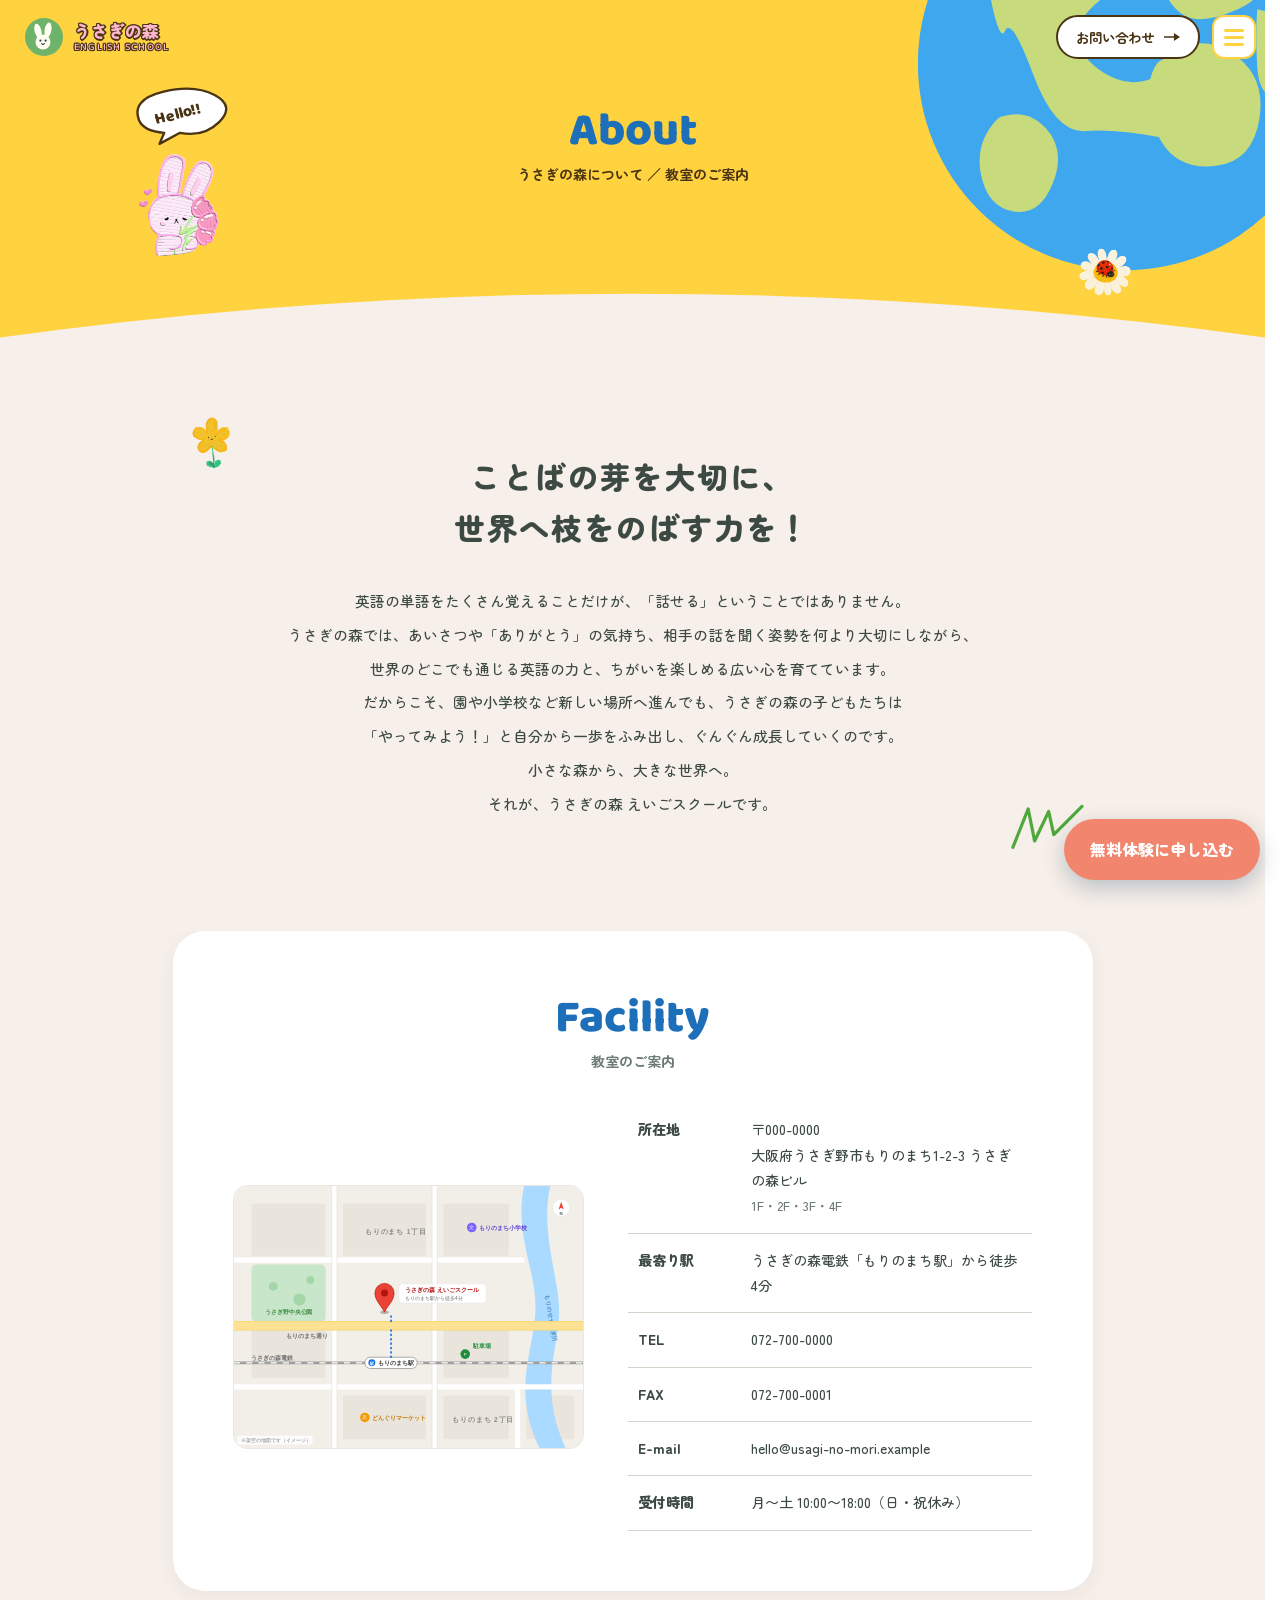
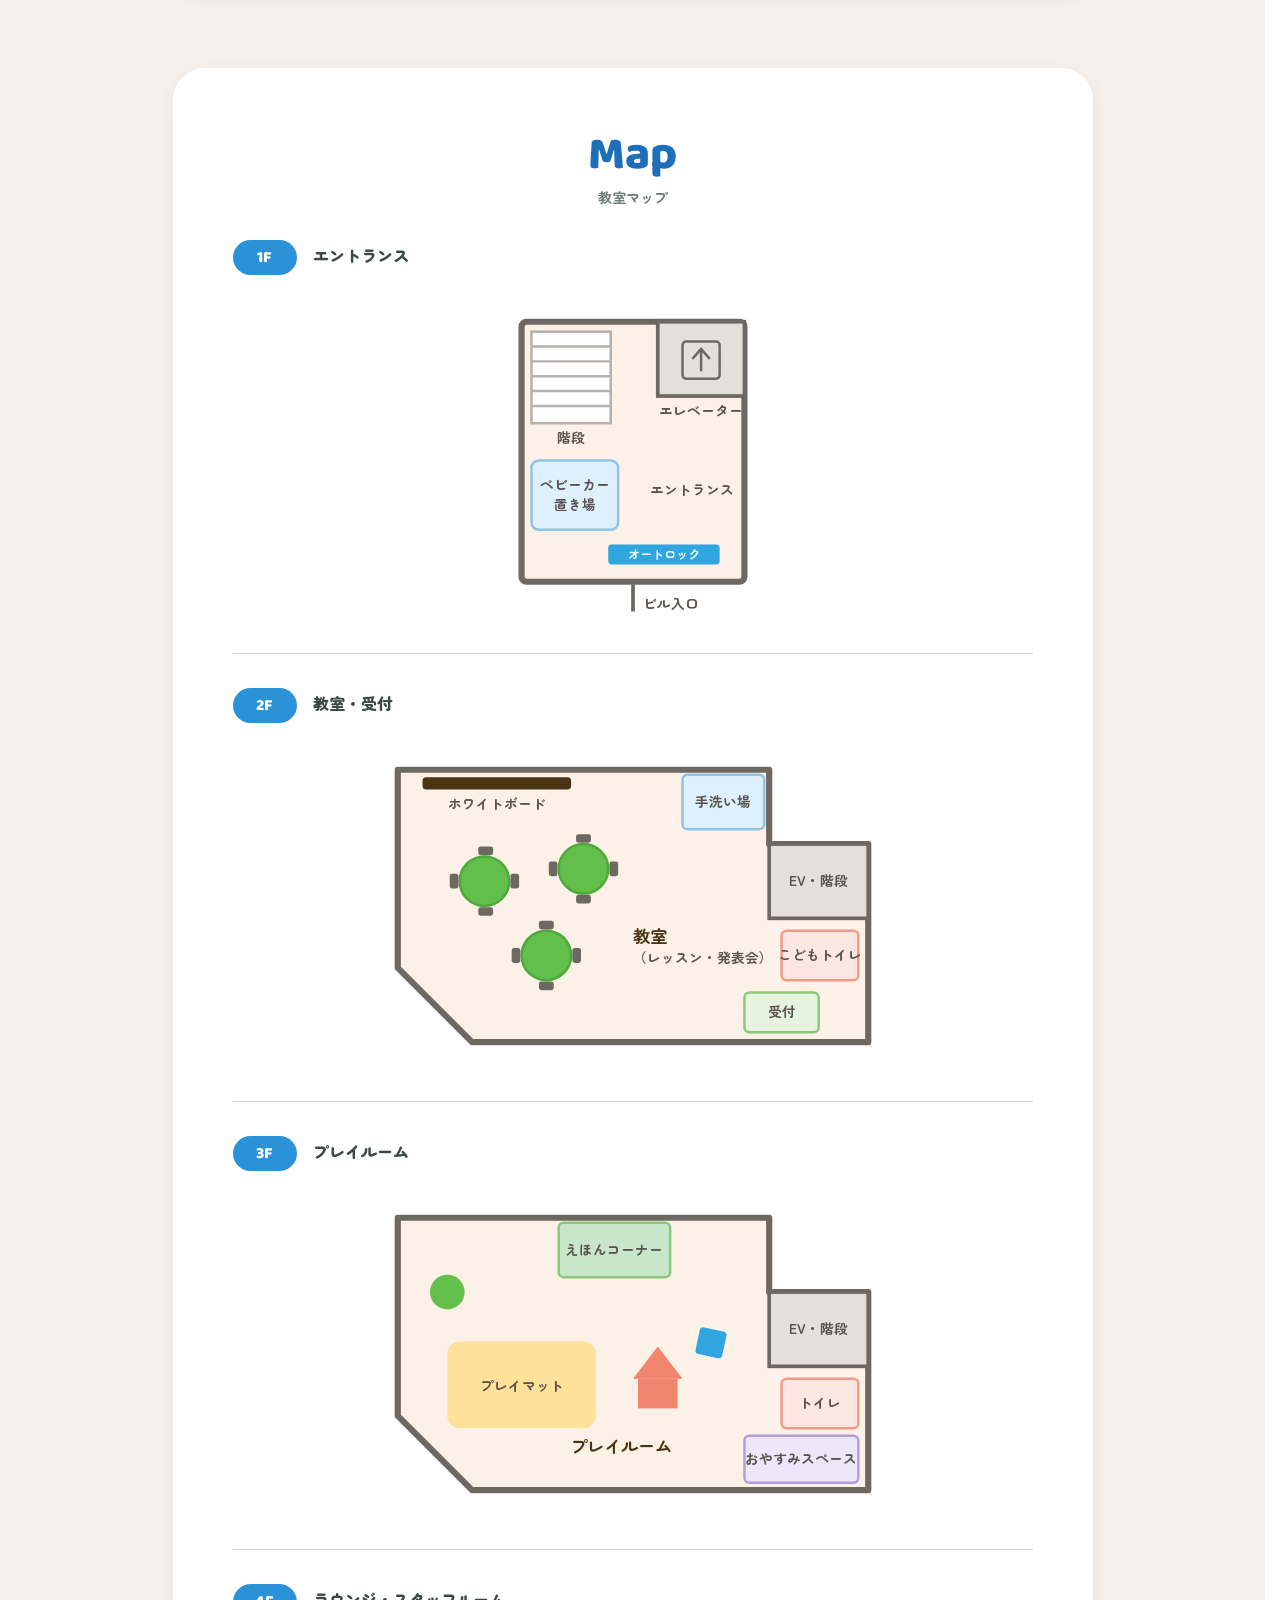
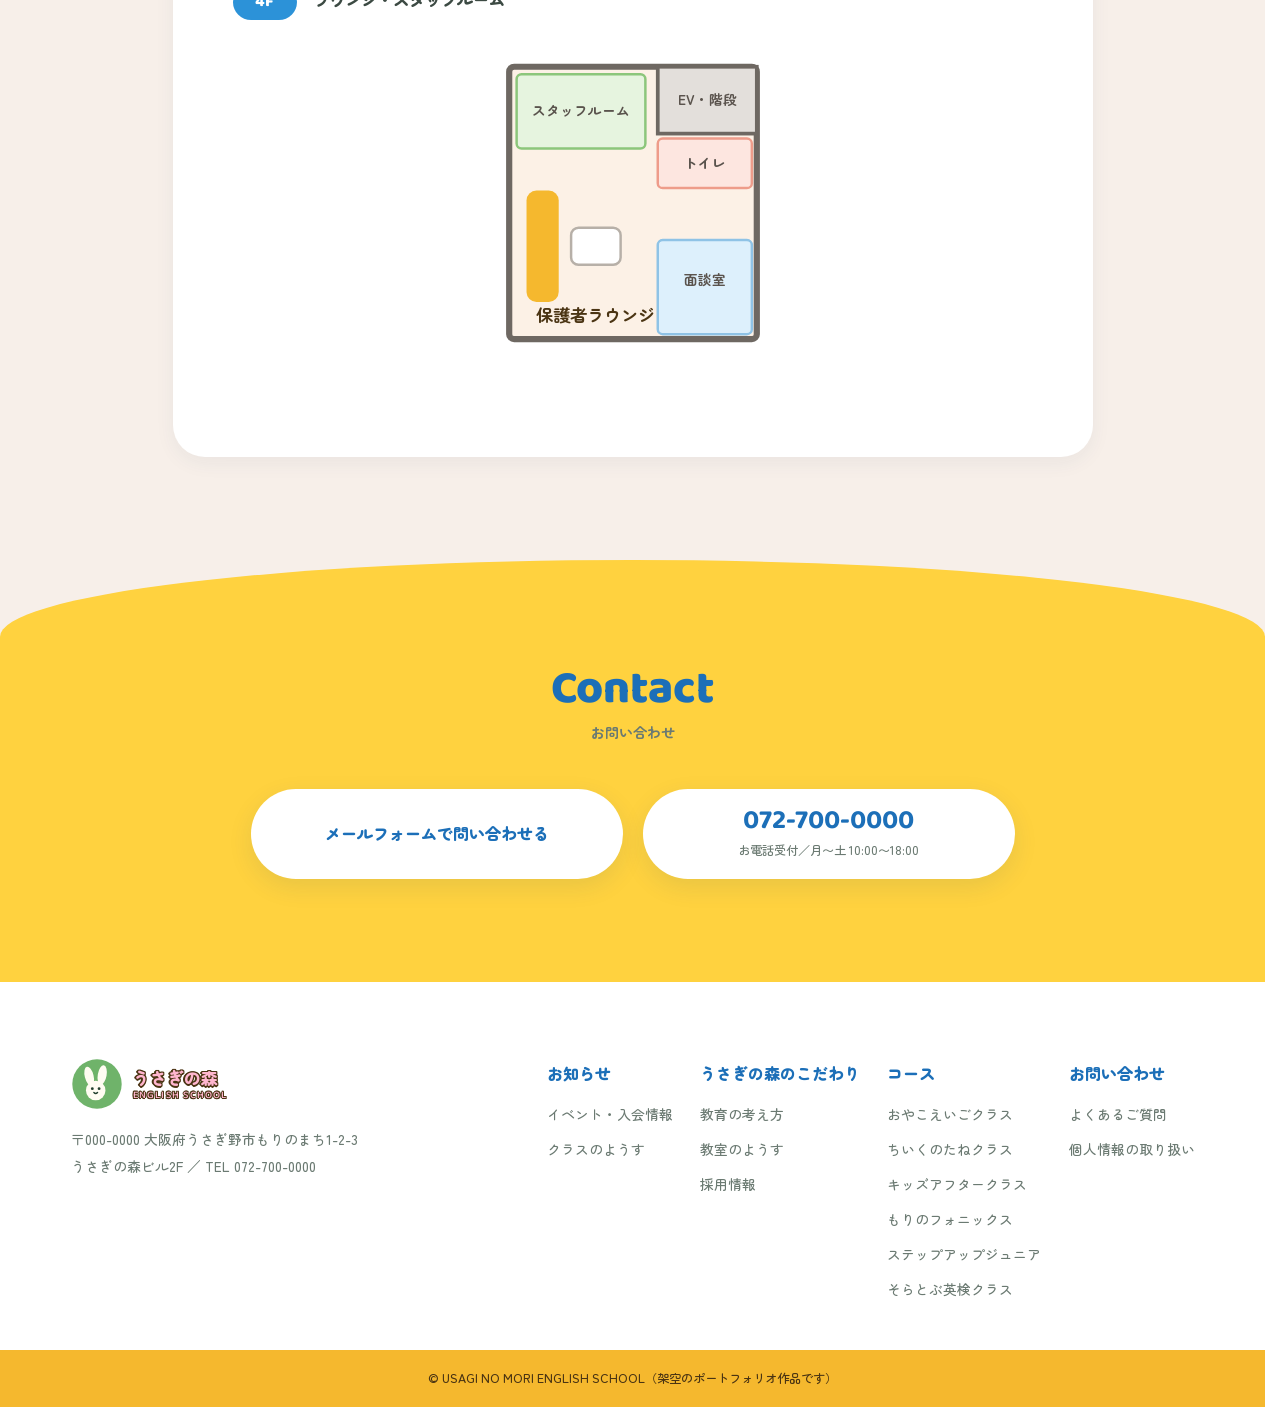
<file: about.html>
<!DOCTYPE html>
<html lang="ja">
<head>
<meta charset="UTF-8">
<meta name="viewport" content="width=device-width, initial-scale=1">
<title>うさぎの森について・教室のご案内｜うさぎの森 えいごスクール</title>
<meta name="description" content="うさぎの森 えいごスクールが大切にしていることと、教室のご案内（所在地・アクセス・各階のマップ）です。大阪府うさぎ野市、もりのまち駅から徒歩4分。">
<link rel="icon" href="images/logo-usagi.svg" type="image/svg+xml">

<link rel="preconnect" href="https://fonts.googleapis.com">
<link rel="preconnect" href="https://fonts.gstatic.com" crossorigin>
<link href="https://fonts.googleapis.com/css2?family=Baloo+2:wght@500;700;800&family=Zen+Maru+Gothic:wght@400;500;700;900&display=swap" rel="stylesheet">

<link rel="stylesheet" href="style.css">
<link rel="stylesheet" href="css/about.css">
</head>
<body class="page-news-detail page-about">
<!-- ============ ヘッダー ============ -->
<header class="site-header">
  <a class="logo" href="index.html#top">
    <img src="images/logo-usagi.svg" width="40" height="40" alt="">
    <span class="logo__text"><strong>うさぎの森</strong><small>ENGLISH SCHOOL</small></span>
  </a>

  <div class="header-actions">
    <a class="pill pill--blue" href="contact.html">お問い合わせ</a>
  </div>

  <button class="nav-toggle" type="button" aria-expanded="false" aria-controls="drawer">
    <span class="nav-toggle__bar"></span>
    <span class="visually-hidden">メニューを開く</span>
  </button>
</header>

<div class="drawer" id="drawer" hidden>
  <nav class="drawer__inner" aria-label="メインメニュー">

    <!-- 1列目：トップ・お知らせ -->
    <div class="drawer__col">
      <p class="drawer__head"><a href="index.html#top">トップページ</a></p>
      <p class="drawer__head"><a href="news.html">お知らせ</a></p>
      <ul class="drawer__sub">
        <li><a href="news.html">お知らせのページ</a></li>
        <li><a href="index.html#news">イベント・入会情報</a></li>
        <li><a href="index.html#news">クラスのようす</a></li>
      </ul>
      <p class="drawer__head"><a href="index.html#concept">コンセプト</a></p>
    </div>

    <!-- 2列目：コース（カード） -->
    <div class="drawer__col drawer__col--course">
      <p class="drawer__head"><a href="course.html">コース</a></p>
      <ul class="drawer__courses">
        <li><a class="drawer__course" href="course.html#oyako"><img src="images/img-picture/2.png" width="500" height="500" alt=""><span>おやこえいごクラス</span></a></li>
        <li><a class="drawer__course" href="course.html#chiiku"><img src="images/img-picture/1.png" width="500" height="500" alt=""><span>ちいくのたねクラス</span></a></li>
        <li><a class="drawer__course" href="course.html#after"><img src="images/img-picture/7.png" width="500" height="500" alt=""><span>キッズアフタークラス</span></a></li>
        <li><a class="drawer__course" href="course.html#phonics"><img src="images/img-picture/6.png" width="500" height="500" alt=""><span>もりのフォニックス</span></a></li>
        <li><a class="drawer__course" href="course.html#step"><img src="images/img-picture/14.png" width="500" height="500" alt=""><span>ステップアップジュニア</span></a></li>
        <li><a class="drawer__course" href="course.html#eiken"><img src="images/img-picture/3.png" width="500" height="500" alt=""><span>そらとぶ英検クラス</span></a></li>
      </ul>
    </div>

    <!-- 3列目：こだわり・FAQ・採用・ボタン -->
    <div class="drawer__col">
      <p class="drawer__head"><a href="about.html"><span class="nowrap">うさぎの森の</span><span class="nowrap">こだわり</span></a></p>
      <ul class="drawer__sub">
        <li><a href="index.html#concept">教育の考え方</a></li>
        <li><a href="about.html#map">教室のようす</a></li>
        <li><a href="about.html#facility">アクセス</a></li>
      </ul>
      <p class="drawer__head"><a href="faq.html">よくあるご質問</a></p>
      <p class="drawer__head"><a href="index.html#recruit">採用情報</a></p>
      <p class="drawer__small"><a href="contact.html#privacy">個人情報の取り扱い</a></p>

      <a class="drawer__btn drawer__btn--mail" href="contact.html">
        <svg viewBox="0 0 24 24" aria-hidden="true"><rect x="2.5" y="5" width="19" height="14" rx="2" fill="#fff"/><path d="M3.5 6.5l8.5 6.5 8.5-6.5" fill="none" stroke="#4FA83C" stroke-width="1.8" stroke-linejoin="round"/></svg>
        <span>お問い合わせ</span>
      </a>
      <a class="drawer__btn drawer__btn--insta" href="https://www.instagram.com/" target="_blank" rel="noopener noreferrer">
        <svg viewBox="0 0 24 24" aria-hidden="true"><rect x="3" y="3" width="18" height="18" rx="5" fill="none" stroke="currentColor" stroke-width="1.8"/><circle cx="12" cy="12" r="4" fill="none" stroke="currentColor" stroke-width="1.8"/><circle cx="17.3" cy="6.7" r="1.2" fill="currentColor"/></svg>
        <span>Instagram</span>
      </a>
    </div>
  </nav>

  <!-- 下に流れる大きな文字 -->
  <div class="marquee drawer__marquee" aria-hidden="true">
    <div class="marquee__track">
      <span>USAGI NO MORI <em>&#127807;</em> ENGLISH SCHOOL <em>&#128048;</em> USAGI NO MORI <em>&#127807;</em> ENGLISH SCHOOL <em>&#128048;</em> USAGI NO MORI <em>&#127807;</em> ENGLISH SCHOOL <em>&#128048;</em> </span>
      <span>USAGI NO MORI <em>&#127807;</em> ENGLISH SCHOOL <em>&#128048;</em> USAGI NO MORI <em>&#127807;</em> ENGLISH SCHOOL <em>&#128048;</em> USAGI NO MORI <em>&#127807;</em> ENGLISH SCHOOL <em>&#128048;</em> </span>
    </div>
  </div>
</div>
<!-- ドロワー表示中に背景をうす暗くするマスク -->
<div class="drawer-mask" id="drawerMask" hidden></div>


<main id="top">

<!-- ============ About：ページ見出し（黄色の帯＋地球） ============ -->
<section class="about-hero">
  <svg class="about-hero__globe" viewBox="0 0 400 400" aria-hidden="true">
    <circle cx="200" cy="200" r="190" fill="#3FA7EE"/>
    <path d="M118 78q42-22 70 6t-6 54-24 46 34 30 54-12 30 26-42 40-70-6-48-52-26-40-18-56 24-14 46-36z" fill="#C8DB7C"/>
    <path d="M262 92q34-14 56 14t-14 44-52 4-20-38z" fill="#C8DB7C"/>
    <path d="M236 196q30-26 62-6t26 60-40 44-50-22-12-50 14-26z" fill="#C8DB7C"/>
    <path d="M322 150q30 6 40 40t-14 40-26-26 0-54z" fill="#C8DB7C"/>
    <path d="M84 250q26-10 44 10t6 50-36 26-30-34 16-52z" fill="#C8DB7C"/>
  </svg>
  <div class="about-hero__kid" aria-hidden="true">
    <svg class="about-hero__hello" viewBox="0 0 130 80">
      <path d="M14 46q-10-26 30-36t66 4 6 34-50 14l-26 14 6-14q-26-2-32-16z" fill="#fff" stroke="#4A3413" stroke-width="3" stroke-linejoin="round"/>
      <text x="64" y="44" text-anchor="middle" transform="rotate(-14 64 40)" font-family="'Baloo 2', sans-serif" font-weight="800" font-size="20" fill="#4A3413">Hello!!</text>
    </svg>
    <img src="images/img-picture/13.png" width="500" height="500" alt="">
  </div>
  <img class="about-hero__deco" src="images/img-picture/9.png" width="500" height="500" alt="" aria-hidden="true">

  <div class="wrap">
    <h1 class="heading heading--center about-hero__heading">About<small>うさぎの森について ／ 教室のご案内</small></h1>
  </div>

  <svg class="about-hero__arc" viewBox="0 0 1440 140" preserveAspectRatio="none" aria-hidden="true">
    <path d="M0 140V80Q720-40 1440 80v60z" fill="#F7EFE9"/>
  </svg>
</section>

<!-- ============ 理念 ============ -->
<section class="about-intro">
  <img class="about-intro__deco about-intro__deco--flower" src="images/img-picture/4.png" width="500" height="500" alt="" aria-hidden="true">
  <svg class="about-intro__deco about-intro__deco--zigzag" viewBox="0 0 120 80" aria-hidden="true">
    <path d="M6 74L30 14l10 50 22-46 8 36 44-44" stroke="#4FA83C" stroke-width="5" fill="none" stroke-linecap="round" stroke-linejoin="round"/>
  </svg>
  <div class="wrap wrap--narrow">
    <h2 class="about-intro__catch reveal">ことばの芽を大切に、<br>世界へ枝をのばす力を！</h2>
    <div class="about-intro__text reveal">
      <p>英語の単語をたくさん覚えることだけが、「話せる」ということではありません。</p>
      <p>うさぎの森では、あいさつや「ありがとう」の気持ち、相手の話を聞く姿勢を何より大切にしながら、</p>
      <p>世界のどこでも通じる英語の力と、ちがいを楽しめる広い心を育てています。</p>
      <p>だからこそ、園や小学校など新しい場所へ進んでも、うさぎの森の子どもたちは</p>
      <p>「やってみよう！」と自分から一歩をふみ出し、ぐんぐん成長していくのです。</p>
      <p>小さな森から、大きな世界へ。</p>
      <p>それが、うさぎの森 えいごスクールです。</p>
    </div>
  </div>
</section>

<!-- ============ 施設概要 ============ -->
<section class="about-box-wrap" id="facility">
  <div class="wrap">
    <div class="about-box reveal">
      <h2 class="heading heading--center">Facility<small>教室のご案内</small></h2>
      <div class="facility">
        <figure class="facility__map">
          <img src="images/access-map.svg" width="800" height="600" alt="教室周辺の地図（もりのまち駅から徒歩4分）">
        </figure>
        <table class="facility__table">
          <tr><th scope="row">所在地</th><td>〒000-0000<br>大阪府うさぎ野市もりのまち1-2-3 うさぎの森ビル<br><span class="facility__note">1F・2F・3F・4F</span></td></tr>
          <tr><th scope="row">最寄り駅</th><td>うさぎの森電鉄「もりのまち駅」から徒歩4分</td></tr>
          <tr><th scope="row">TEL</th><td>072-700-0000</td></tr>
          <tr><th scope="row">FAX</th><td>072-700-0001</td></tr>
          <tr><th scope="row">E-mail</th><td>hello@usagi-no-mori.example</td></tr>
          <tr><th scope="row">受付時間</th><td>月〜土 10:00〜18:00（日・祝休み）</td></tr>
        </table>
      </div>
    </div>
  </div>
</section>

<!-- ============ 教室マップ（各階の間取り） ============ -->
<section class="about-box-wrap about-box-wrap--last" id="map">
  <div class="wrap">
    <div class="about-box reveal">
      <h2 class="heading heading--center">Map<small>教室マップ</small></h2>

      <!-- 1F：エントランス -->
      <div class="floor">
        <p class="floor__label">1F</p>
        <p class="floor__name">エントランス</p>
        <svg class="floor__plan" viewBox="0 0 420 260" role="img" aria-label="1階の間取り：エントランス、ベビーカー置き場、エレベーター、階段">
          <rect x="120" y="20" width="180" height="210" rx="4" fill="#FCF1E6" stroke="#6E6862" stroke-width="5"/>
          <rect x="230" y="20" width="70" height="60" fill="#E3DFDB" stroke="#6E6862" stroke-width="3"/>
          <g fill="none" stroke="#6E6862" stroke-width="2"><rect x="250" y="36" width="30" height="30" rx="3"/><path d="M265 42v18M258 50l7-8 7 8"/></g>
          <text x="265" y="96" class="fp-txt" text-anchor="middle">エレベーター</text>
          <rect x="128" y="28" width="64" height="74" fill="#fff" stroke="#B7B0A8" stroke-width="2"/>
          <g stroke="#B7B0A8" stroke-width="2"><path d="M128 40h64M128 52h64M128 64h64M128 76h64M128 88h64"/></g>
          <text x="160" y="118" class="fp-txt" text-anchor="middle">階段</text>
          <rect x="128" y="132" width="70" height="56" rx="6" fill="#DDF0FC" stroke="#8FC3E6" stroke-width="2"/>
          <text x="163" y="156" class="fp-txt" text-anchor="middle">ベビーカー</text>
          <text x="163" y="172" class="fp-txt" text-anchor="middle">置き場</text>
          <rect x="190" y="200" width="90" height="16" rx="3" fill="#2FA6E0"/>
          <text x="235" y="212" class="fp-txt fp-txt--w" text-anchor="middle">オートロック</text>
          <text x="258" y="160" class="fp-txt" text-anchor="middle">エントランス</text>
          <path d="M210 232v22" stroke="#6E6862" stroke-width="3"/>
          <text x="210" y="252" class="fp-txt" text-anchor="start" dx="8">ビル入口</text>
        </svg>
      </div>

      <!-- 2F：教室・受付 -->
      <div class="floor">
        <p class="floor__label">2F</p>
        <p class="floor__name">教室・受付</p>
        <svg class="floor__plan" viewBox="0 0 420 260" role="img" aria-label="2階の間取り：教室、受付、こども用トイレ、手洗い場">
          <path d="M20 20h300v60h80v160H80L20 180z" fill="#FCF1E6" stroke="#6E6862" stroke-width="5" stroke-linejoin="round"/>
          <rect x="320" y="80" width="80" height="60" fill="#E3DFDB" stroke="#6E6862" stroke-width="3"/>
          <text x="360" y="114" class="fp-txt" text-anchor="middle">EV・階段</text>
          <rect x="250" y="24" width="66" height="44" rx="4" fill="#DDF0FC" stroke="#8FC3E6" stroke-width="2"/>
          <text x="283" y="50" class="fp-txt" text-anchor="middle">手洗い場</text>
          <rect x="330" y="150" width="62" height="40" rx="4" fill="#FDE6E0" stroke="#EE9C8A" stroke-width="2"/>
          <text x="361" y="174" class="fp-txt" text-anchor="middle">こどもトイレ</text>
          <rect x="300" y="200" width="60" height="32" rx="4" fill="#E6F4DF" stroke="#8CC67B" stroke-width="2"/>
          <text x="330" y="220" class="fp-txt" text-anchor="middle">受付</text>
          <rect x="40" y="26" width="120" height="10" rx="3" fill="#4A3413"/>
          <text x="100" y="52" class="fp-txt" text-anchor="middle">ホワイトボード</text>
          <g fill="#62BF4B" stroke="#4FA83C" stroke-width="2">
            <circle cx="90" cy="110" r="20"/><circle cx="170" cy="100" r="20"/><circle cx="140" cy="170" r="20"/>
          </g>
          <g fill="#6E6862">
            <rect x="62" y="104" width="7" height="12" rx="2"/><rect x="111" y="104" width="7" height="12" rx="2"/><rect x="85" y="82" width="12" height="7" rx="2"/><rect x="85" y="131" width="12" height="7" rx="2"/>
            <rect x="142" y="94" width="7" height="12" rx="2"/><rect x="191" y="94" width="7" height="12" rx="2"/><rect x="164" y="72" width="12" height="7" rx="2"/><rect x="164" y="121" width="12" height="7" rx="2"/>
            <rect x="112" y="164" width="7" height="12" rx="2"/><rect x="161" y="164" width="7" height="12" rx="2"/><rect x="134" y="142" width="12" height="7" rx="2"/><rect x="134" y="191" width="12" height="7" rx="2"/>
          </g>
          <text x="210" y="160" class="fp-txt fp-txt--b" text-anchor="start">教室</text>
          <text x="210" y="176" class="fp-txt" text-anchor="start">（レッスン・発表会）</text>
        </svg>
      </div>

      <!-- 3F：プレイルーム -->
      <div class="floor">
        <p class="floor__label">3F</p>
        <p class="floor__name">プレイルーム</p>
        <svg class="floor__plan" viewBox="0 0 420 260" role="img" aria-label="3階の間取り：プレイルーム、絵本コーナー、おやすみスペース、トイレ">
          <path d="M20 20h300v60h80v160H80L20 180z" fill="#FCF1E6" stroke="#6E6862" stroke-width="5" stroke-linejoin="round"/>
          <rect x="320" y="80" width="80" height="60" fill="#E3DFDB" stroke="#6E6862" stroke-width="3"/>
          <text x="360" y="114" class="fp-txt" text-anchor="middle">EV・階段</text>
          <rect x="150" y="24" width="90" height="44" rx="4" fill="#C8E6C9" stroke="#8CC67B" stroke-width="2"/>
          <text x="195" y="50" class="fp-txt" text-anchor="middle">えほんコーナー</text>
          <rect x="330" y="150" width="62" height="40" rx="4" fill="#FDE6E0" stroke="#EE9C8A" stroke-width="2"/>
          <text x="361" y="174" class="fp-txt" text-anchor="middle">トイレ</text>
          <rect x="300" y="196" width="92" height="38" rx="4" fill="#EEE7FA" stroke="#B49BE0" stroke-width="2"/>
          <text x="346" y="219" class="fp-txt" text-anchor="middle">おやすみスペース</text>
          <rect x="60" y="120" width="120" height="70" rx="10" fill="#FFE29A"/>
          <text x="120" y="160" class="fp-txt" text-anchor="middle">プレイマット</text>
          <path d="M210 150l20-26 20 26z" fill="#F2856D"/><rect x="214" y="150" width="32" height="24" fill="#F2856D"/>
          <rect x="262" y="110" width="22" height="22" rx="3" fill="#2FA6E0" transform="rotate(12 273 121)"/>
          <circle cx="60" cy="80" r="14" fill="#62BF4B"/>
          <text x="200" y="210" class="fp-txt fp-txt--b" text-anchor="middle">プレイルーム</text>
        </svg>
      </div>

      <!-- 4F：ラウンジ・スタッフルーム -->
      <div class="floor">
        <p class="floor__label">4F</p>
        <p class="floor__name">ラウンジ・スタッフルーム</p>
        <svg class="floor__plan" viewBox="0 0 420 260" role="img" aria-label="4階の間取り：保護者ラウンジ、面談室、スタッフルーム、トイレ">
          <rect x="110" y="20" width="200" height="220" rx="4" fill="#FCF1E6" stroke="#6E6862" stroke-width="5"/>
          <rect x="230" y="20" width="80" height="54" fill="#E3DFDB" stroke="#6E6862" stroke-width="3"/>
          <text x="270" y="51" class="fp-txt" text-anchor="middle">EV・階段</text>
          <rect x="230" y="78" width="76" height="40" rx="4" fill="#FDE6E0" stroke="#EE9C8A" stroke-width="2"/>
          <text x="268" y="102" class="fp-txt" text-anchor="middle">トイレ</text>
          <rect x="230" y="160" width="76" height="76" rx="4" fill="#DDF0FC" stroke="#8FC3E6" stroke-width="2"/>
          <text x="268" y="196" class="fp-txt" text-anchor="middle">面談室</text>
          <rect x="116" y="26" width="104" height="60" rx="4" fill="#E6F4DF" stroke="#8CC67B" stroke-width="2"/>
          <text x="168" y="60" class="fp-txt" text-anchor="middle">スタッフルーム</text>
          <rect x="124" y="120" width="26" height="90" rx="8" fill="#F5B82E"/>
          <rect x="160" y="150" width="40" height="30" rx="6" fill="#fff" stroke="#B7B0A8" stroke-width="2"/>
          <text x="180" y="226" class="fp-txt fp-txt--b" text-anchor="middle">保護者ラウンジ</text>
        </svg>
      </div>
    </div>
  </div>
</section>

<!-- ============ お問い合わせ ============ -->
<section class="section contact" id="contact">
  <div class="wrap wrap--narrow">
    <h2 class="heading heading--center heading--light">Contact<small>お問い合わせ</small></h2>
    <div class="contact__actions">
      <a class="contact__btn" href="contact.html">
        <span>メールフォームで問い合わせる</span>
      </a>
      <a class="contact__btn contact__btn--tel" href="tel:0727000000">
        <strong>072-700-0000</strong>
        <small>お電話受付／月〜土 10:00〜18:00</small>
      </a>
    </div>
  </div>
</section>


</main>

<!-- ============ フッター ============ -->
<footer class="site-footer">
  <div class="wrap site-footer__top">
    <div class="site-footer__brand">
      <div class="logo logo--footer">
        <img src="images/logo-usagi.svg" width="52" height="52" alt="">
        <span class="logo__text"><strong>うさぎの森</strong><small>ENGLISH SCHOOL</small></span>
      </div>
      <p class="site-footer__addr">
        〒000-0000 大阪府うさぎ野市もりのまち1-2-3<br>
        うさぎの森ビル2F ／ TEL 072-700-0000
      </p>
    </div>

    <nav class="site-footer__nav" aria-label="フッターメニュー">
      <div>
        <p class="site-footer__navtitle"><a href="news.html">お知らせ</a></p>
        <ul>
          <li><a href="index.html#news">イベント・入会情報</a></li>
          <li><a href="index.html#news">クラスのようす</a></li>
        </ul>
      </div>
      <div>
        <p class="site-footer__navtitle"><a href="about.html"><span class="nowrap">うさぎの森の</span><span class="nowrap">こだわり</span></a></p>
        <ul>
          <li><a href="index.html#concept">教育の考え方</a></li>
          <li><a href="about.html#map">教室のようす</a></li>
          <li><a href="index.html#recruit">採用情報</a></li>
        </ul>
      </div>
      <div>
        <p class="site-footer__navtitle"><a href="course.html">コース</a></p>
        <ul>
          <li><a href="course.html#oyako">おやこえいごクラス</a></li>
          <li><a href="course.html#chiiku">ちいくのたねクラス</a></li>
          <li><a href="course.html#after">キッズアフタークラス</a></li>
          <li><a href="course.html#phonics">もりのフォニックス</a></li>
          <li><a href="course.html#step">ステップアップジュニア</a></li>
          <li><a href="course.html#eiken">そらとぶ英検クラス</a></li>
        </ul>
      </div>
      <div>
        <p class="site-footer__navtitle"><a href="contact.html">お問い合わせ</a></p>
        <ul>
          <li><a href="faq.html">よくあるご質問</a></li>
          <li><a href="contact.html#privacy">個人情報の取り扱い</a></li>
        </ul>
      </div>
    </nav>
  </div>

  <!-- 無料体験ボタン：701px以上は右下に追従、700px以下はここ（コピーライトの上）に表示 -->
  <div class="floating-cta-area">
    <a class="floating-cta" href="contact.html">無料体験<span>に申し込む</span></a>
  </div>

  <p class="copyright">&copy; USAGI NO MORI ENGLISH SCHOOL<span class="copyright__note">（架空のポートフォリオ作品です）</span></p>
</footer>


<script src="main.js" defer></script>
</body>
</html>
</file>
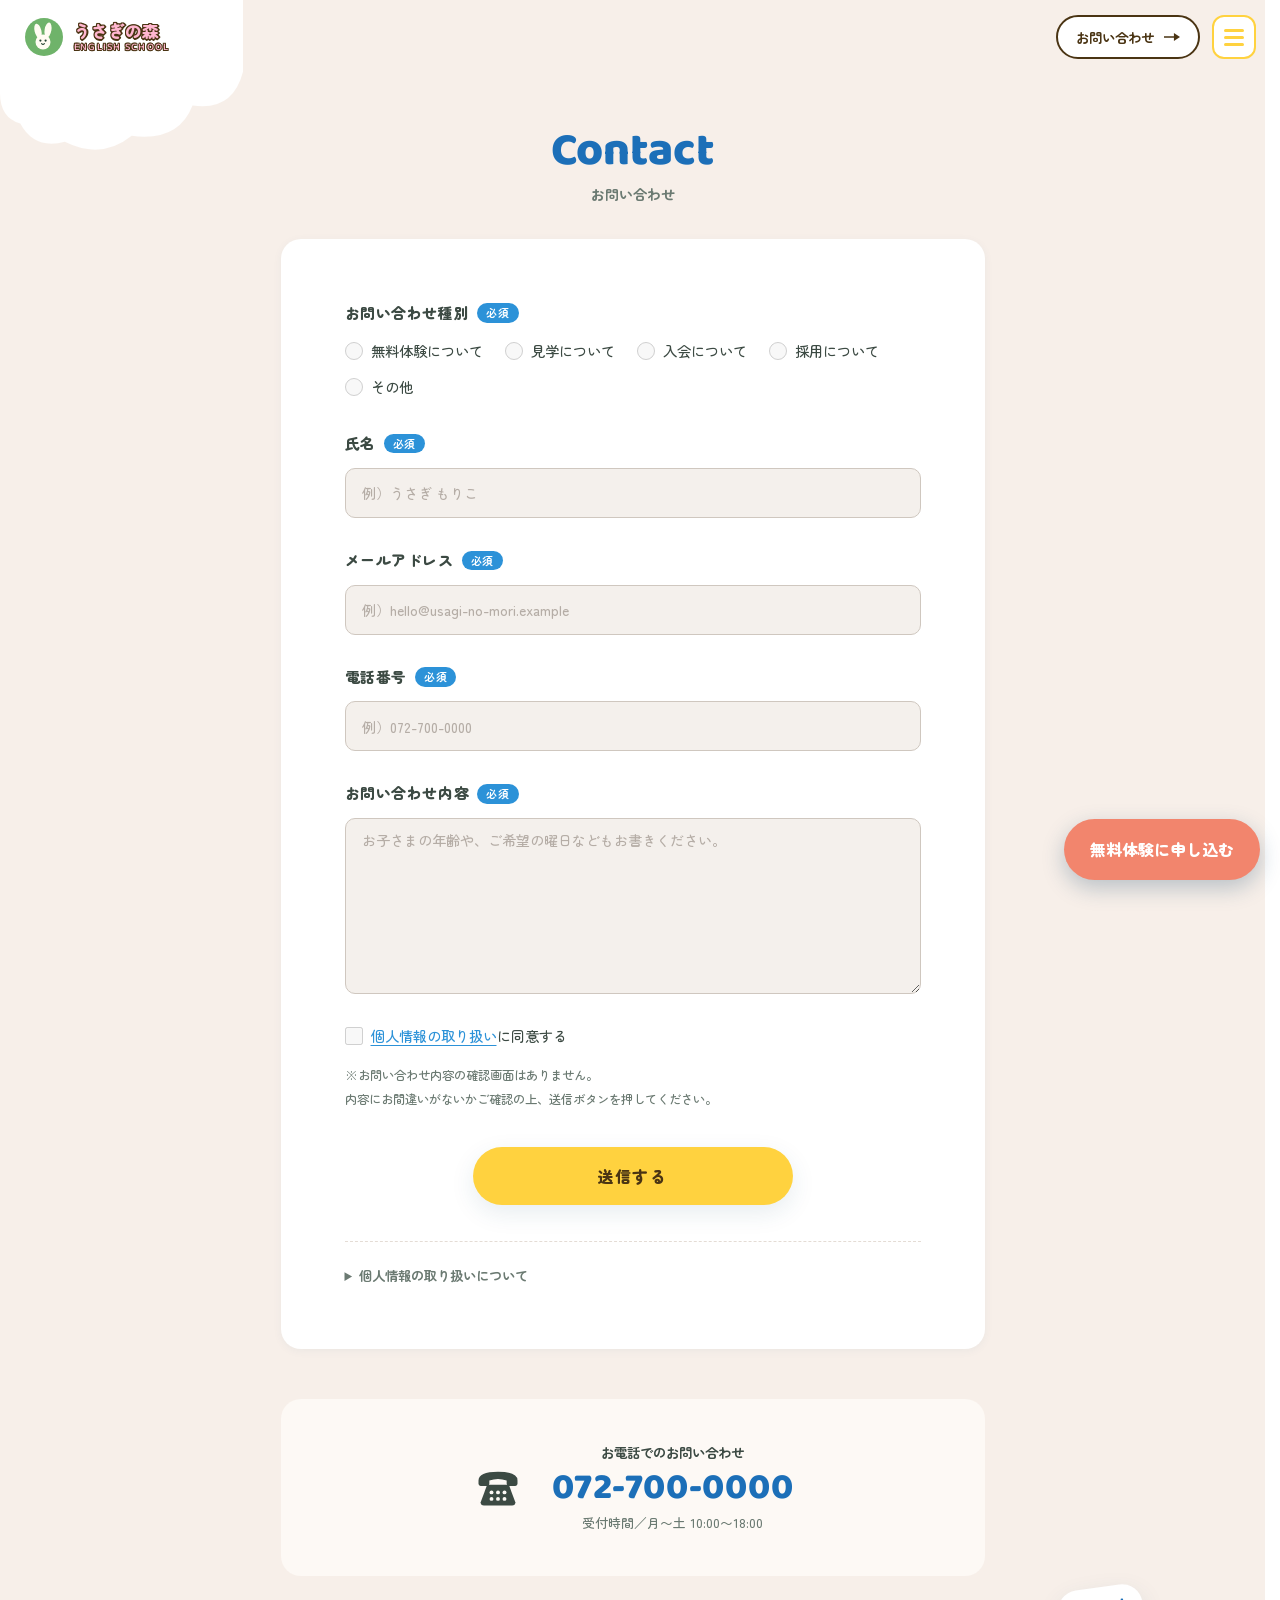
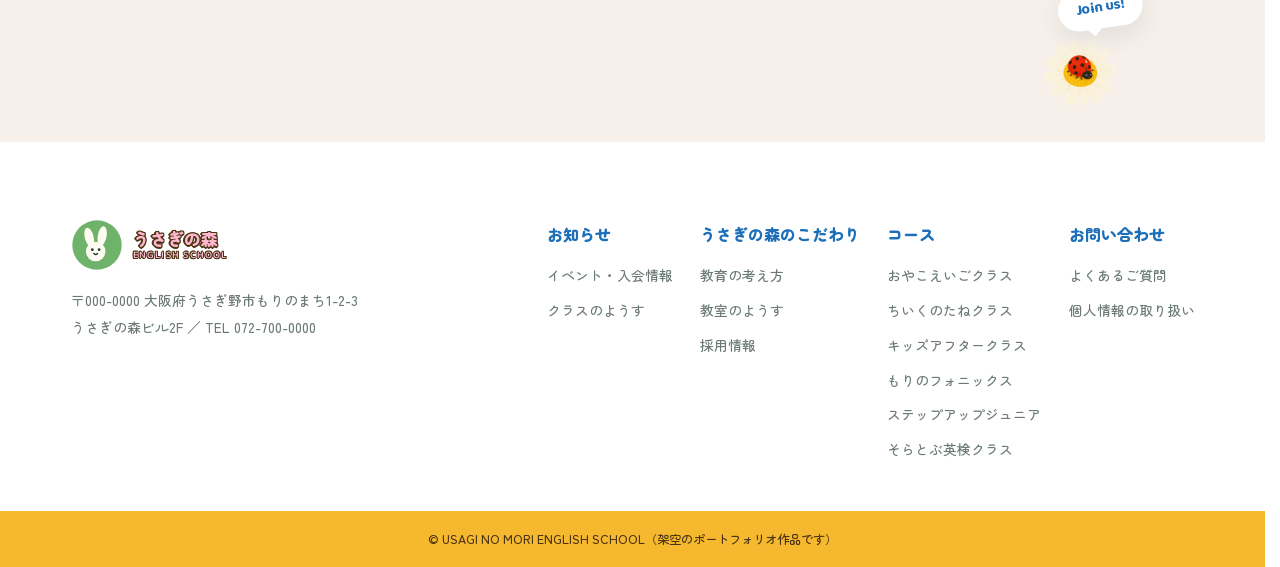
<file: contact.html>
<!DOCTYPE html>
<html lang="ja">
<head>
<meta charset="UTF-8">
<meta name="viewport" content="width=device-width, initial-scale=1">
<title>お問い合わせ｜うさぎの森 えいごスクール</title>
<meta name="description" content="うさぎの森 えいごスクールへのお問い合わせはこちら。無料体験レッスン・見学・入会・採用についてなど、メールフォームまたはお電話でお気軽にご連絡ください。">
<link rel="icon" href="images/logo-usagi.svg" type="image/svg+xml">

<link rel="preconnect" href="https://fonts.googleapis.com">
<link rel="preconnect" href="https://fonts.gstatic.com" crossorigin>
<link href="https://fonts.googleapis.com/css2?family=Baloo+2:wght@500;700;800&family=Zen+Maru+Gothic:wght@400;500;700;900&display=swap" rel="stylesheet">

<link rel="stylesheet" href="style.css">
<link rel="stylesheet" href="css/contact.css">
</head>
<body class="page-news-detail page-contact">
<!-- ============ ヘッダー ============ -->
<header class="site-header">
  <a class="logo" href="index.html#top">
    <img src="images/logo-usagi.svg" width="40" height="40" alt="">
    <span class="logo__text"><strong>うさぎの森</strong><small>ENGLISH SCHOOL</small></span>
  </a>

  <div class="header-actions">
    <a class="pill pill--blue" href="#form">お問い合わせ</a>
  </div>

  <button class="nav-toggle" type="button" aria-expanded="false" aria-controls="drawer">
    <span class="nav-toggle__bar"></span>
    <span class="visually-hidden">メニューを開く</span>
  </button>
</header>

<div class="drawer" id="drawer" hidden>
  <nav class="drawer__inner" aria-label="メインメニュー">

    <!-- 1列目：トップ・お知らせ -->
    <div class="drawer__col">
      <p class="drawer__head"><a href="index.html#top">トップページ</a></p>
      <p class="drawer__head"><a href="news.html">お知らせ</a></p>
      <ul class="drawer__sub">
        <li><a href="news.html">お知らせのページ</a></li>
        <li><a href="index.html#news">イベント・入会情報</a></li>
        <li><a href="index.html#news">クラスのようす</a></li>
      </ul>
      <p class="drawer__head"><a href="index.html#concept">コンセプト</a></p>
    </div>

    <!-- 2列目：コース（カード） -->
    <div class="drawer__col drawer__col--course">
      <p class="drawer__head"><a href="course.html">コース</a></p>
      <ul class="drawer__courses">
        <li><a class="drawer__course" href="course.html#oyako"><img src="images/img-picture/2.png" width="500" height="500" alt=""><span>おやこえいごクラス</span></a></li>
        <li><a class="drawer__course" href="course.html#chiiku"><img src="images/img-picture/1.png" width="500" height="500" alt=""><span>ちいくのたねクラス</span></a></li>
        <li><a class="drawer__course" href="course.html#after"><img src="images/img-picture/7.png" width="500" height="500" alt=""><span>キッズアフタークラス</span></a></li>
        <li><a class="drawer__course" href="course.html#phonics"><img src="images/img-picture/6.png" width="500" height="500" alt=""><span>もりのフォニックス</span></a></li>
        <li><a class="drawer__course" href="course.html#step"><img src="images/img-picture/14.png" width="500" height="500" alt=""><span>ステップアップジュニア</span></a></li>
        <li><a class="drawer__course" href="course.html#eiken"><img src="images/img-picture/3.png" width="500" height="500" alt=""><span>そらとぶ英検クラス</span></a></li>
      </ul>
    </div>

    <!-- 3列目：こだわり・FAQ・採用・ボタン -->
    <div class="drawer__col">
      <p class="drawer__head"><a href="about.html"><span class="nowrap">うさぎの森の</span><span class="nowrap">こだわり</span></a></p>
      <ul class="drawer__sub">
        <li><a href="index.html#concept">教育の考え方</a></li>
        <li><a href="about.html#map">教室のようす</a></li>
        <li><a href="about.html#facility">アクセス</a></li>
      </ul>
      <p class="drawer__head"><a href="faq.html">よくあるご質問</a></p>
      <p class="drawer__head"><a href="index.html#recruit">採用情報</a></p>
      <p class="drawer__small"><a href="#privacy">個人情報の取り扱い</a></p>

      <a class="drawer__btn drawer__btn--mail" href="#form">
        <svg viewBox="0 0 24 24" aria-hidden="true"><rect x="2.5" y="5" width="19" height="14" rx="2" fill="#fff"/><path d="M3.5 6.5l8.5 6.5 8.5-6.5" fill="none" stroke="#4FA83C" stroke-width="1.8" stroke-linejoin="round"/></svg>
        <span>お問い合わせ</span>
      </a>
      <a class="drawer__btn drawer__btn--insta" href="https://www.instagram.com/" target="_blank" rel="noopener noreferrer">
        <svg viewBox="0 0 24 24" aria-hidden="true"><rect x="3" y="3" width="18" height="18" rx="5" fill="none" stroke="currentColor" stroke-width="1.8"/><circle cx="12" cy="12" r="4" fill="none" stroke="currentColor" stroke-width="1.8"/><circle cx="17.3" cy="6.7" r="1.2" fill="currentColor"/></svg>
        <span>Instagram</span>
      </a>
    </div>
  </nav>

  <!-- 下に流れる大きな文字 -->
  <div class="marquee drawer__marquee" aria-hidden="true">
    <div class="marquee__track">
      <span>USAGI NO MORI <em>&#127807;</em> ENGLISH SCHOOL <em>&#128048;</em> USAGI NO MORI <em>&#127807;</em> ENGLISH SCHOOL <em>&#128048;</em> USAGI NO MORI <em>&#127807;</em> ENGLISH SCHOOL <em>&#128048;</em> </span>
      <span>USAGI NO MORI <em>&#127807;</em> ENGLISH SCHOOL <em>&#128048;</em> USAGI NO MORI <em>&#127807;</em> ENGLISH SCHOOL <em>&#128048;</em> USAGI NO MORI <em>&#127807;</em> ENGLISH SCHOOL <em>&#128048;</em> </span>
    </div>
  </div>
</div>
<!-- ドロワー表示中に背景をうす暗くするマスク -->
<div class="drawer-mask" id="drawerMask" hidden></div>


<main id="top">

<!-- ============ お問い合わせ ============ -->
<section class="news-detail contact-page">
  <svg class="news-detail__cloud" viewBox="0 0 240 150" aria-hidden="true"><path d="M0 0h240v70q-10 40-50 34-14 36-60 30-30 24-66 6-30 8-44-18-20-6-20-30z" fill="#fff"/></svg>
  <div class="wrap contact-page__inner">
    <h1 class="heading heading--center news-detail__heading">Contact<small>お問い合わせ</small></h1>

    <!-- メールフォーム -->
    <div class="cf-card" id="form">
      <form class="cf" action="thanks.html" method="get" novalidate>

        <fieldset class="cf__row">
          <legend class="cf__label">お問い合わせ種別<span class="cf__req">必須</span></legend>
          <div class="cf__radios">
            <label class="cf__radio"><input disabled type="radio" name="type" value="trial" required><span>無料体験について</span></label>
            <label class="cf__radio"><input disabled type="radio" name="type" value="visit"><span>見学について</span></label>
            <label class="cf__radio"><input disabled type="radio" name="type" value="join"><span>入会について</span></label>
            <label class="cf__radio"><input disabled type="radio" name="type" value="recruit"><span>採用について</span></label>
            <label class="cf__radio"><input disabled type="radio" name="type" value="other"><span>その他</span></label>
          </div>
        </fieldset>

        <div class="cf__row">
          <label class="cf__label" for="cf-name">氏名<span class="cf__req">必須</span></label>
          <input disabled class="cf__input" type="text" id="cf-name" name="name" autocomplete="name" placeholder="例）うさぎ もりこ" required>
        </div>

        <div class="cf__row">
          <label class="cf__label" for="cf-email">メールアドレス<span class="cf__req">必須</span></label>
          <input disabled class="cf__input" type="email" id="cf-email" name="email" autocomplete="email" placeholder="例）hello@usagi-no-mori.example" required>
        </div>

        <div class="cf__row">
          <label class="cf__label" for="cf-tel">電話番号<span class="cf__req">必須</span></label>
          <input disabled class="cf__input" type="tel" id="cf-tel" name="tel" autocomplete="tel" placeholder="例）072-700-0000" required>
        </div>

        <div class="cf__row">
          <label class="cf__label" for="cf-message">お問い合わせ内容<span class="cf__req">必須</span></label>
          <textarea disabled class="cf__input cf__textarea" id="cf-message" name="message" rows="6" placeholder="お子さまの年齢や、ご希望の曜日などもお書きください。" required></textarea>
        </div>

        <div class="cf__agree">
          <label class="cf__check">
            <input disabled type="checkbox" name="agree" required>
            <span><a href="#privacy">個人情報の取り扱い</a>に同意する</span>
          </label>
          <p class="cf__note">※お問い合わせ内容の確認画面はありません。<br>内容にお間違いがないかご確認の上、送信ボタンを押してください。</p>
        </div>

        <div class="cf__submit">
          <button class="cf__btn" type="submit">送信する</button>
        </div>      </form>

      <details class="cf-privacy" id="privacy">
        <summary>個人情報の取り扱いについて</summary>
        <p>お預かりした個人情報は、お問い合わせへのご返答・体験レッスンのご案内のためにのみ使用し、ご本人の同意なく第三者に提供することはありません。内容の確認・訂正・削除をご希望の場合は、お電話またはこのフォームからご連絡ください。</p>
      </details>
    </div>

    <!-- 電話でのお問い合わせ -->
    <div class="cf-tel">
      <svg class="cf-tel__icon" viewBox="0 0 48 48" aria-hidden="true">
        <path d="M6 18q0-8 18-8t18 8v3q0 2-2 2h-6q-2 0-2-2v-3q-8-3-16 0v3q0 2-2 2H8q-2 0-2-2z" fill="currentColor"/>
        <path d="M14 22h20l6 16q0 3-3 3H11q-3 0-3-3z" fill="currentColor"/>
        <g fill="#FDF9F5"><circle cx="18" cy="29" r="1.8"/><circle cx="24" cy="29" r="1.8"/><circle cx="30" cy="29" r="1.8"/><circle cx="18" cy="35" r="1.8"/><circle cx="24" cy="35" r="1.8"/><circle cx="30" cy="35" r="1.8"/></g>
      </svg>
      <div class="cf-tel__body">
        <p class="cf-tel__label">お電話でのお問い合わせ</p>
        <a class="cf-tel__num" href="tel:0727000000">072-700-0000</a>
        <p class="cf-tel__time">受付時間／月〜土 10:00〜18:00</p>
      </div>
    </div>
  </div>

  <!-- フッターの上のてんとう虫と吹き出し（トップページの .bubble と同じ見た目） -->
  <div class="contact-page__mascot" aria-hidden="true">
    <span class="bubble">Join us!</span>
    <img src="images/img-picture/9.png" width="500" height="500" alt="">
  </div>
</section>


</main>

<!-- ============ フッター ============ -->
<footer class="site-footer">
  <div class="wrap site-footer__top">
    <div class="site-footer__brand">
      <div class="logo logo--footer">
        <img src="images/logo-usagi.svg" width="52" height="52" alt="">
        <span class="logo__text"><strong>うさぎの森</strong><small>ENGLISH SCHOOL</small></span>
      </div>
      <p class="site-footer__addr">
        〒000-0000 大阪府うさぎ野市もりのまち1-2-3<br>
        うさぎの森ビル2F ／ TEL 072-700-0000
      </p>
    </div>

    <nav class="site-footer__nav" aria-label="フッターメニュー">
      <div>
        <p class="site-footer__navtitle"><a href="news.html">お知らせ</a></p>
        <ul>
          <li><a href="index.html#news">イベント・入会情報</a></li>
          <li><a href="index.html#news">クラスのようす</a></li>
        </ul>
      </div>
      <div>
        <p class="site-footer__navtitle"><a href="about.html"><span class="nowrap">うさぎの森の</span><span class="nowrap">こだわり</span></a></p>
        <ul>
          <li><a href="index.html#concept">教育の考え方</a></li>
          <li><a href="about.html#map">教室のようす</a></li>
          <li><a href="index.html#recruit">採用情報</a></li>
        </ul>
      </div>
      <div>
        <p class="site-footer__navtitle"><a href="course.html">コース</a></p>
        <ul>
          <li><a href="course.html#oyako">おやこえいごクラス</a></li>
          <li><a href="course.html#chiiku">ちいくのたねクラス</a></li>
          <li><a href="course.html#after">キッズアフタークラス</a></li>
          <li><a href="course.html#phonics">もりのフォニックス</a></li>
          <li><a href="course.html#step">ステップアップジュニア</a></li>
          <li><a href="course.html#eiken">そらとぶ英検クラス</a></li>
        </ul>
      </div>
      <div>
        <p class="site-footer__navtitle"><a href="contact.html">お問い合わせ</a></p>
        <ul>
          <li><a href="faq.html">よくあるご質問</a></li>
          <li><a href="#privacy">個人情報の取り扱い</a></li>
        </ul>
      </div>
    </nav>
  </div>

  <!-- 無料体験ボタン：701px以上は右下に追従、700px以下はここ（コピーライトの上）に表示 -->
  <div class="floating-cta-area">
    <a class="floating-cta" href="#form">無料体験<span>に申し込む</span></a>
  </div>

  <p class="copyright">&copy; USAGI NO MORI ENGLISH SCHOOL<span class="copyright__note">（架空のポートフォリオ作品です）</span></p>
</footer>


<script src="main.js" defer></script>
<script>
  /* フォーム：架空サイトのため実際には送信せず、送信完了ページ（thanks.html）へ移動する */
  (function () {
    var form = document.querySelector('.cf');
    if (!form) return;
    form.addEventListener('submit', function (e) {
      e.preventDefault();
      form.querySelector('.cf__btn').disabled = true;
      location.href = 'thanks.html';
    });
    /* 「個人情報の取り扱い」へのリンクで、折りたたみを開く（他ページから #privacy で来たときも） */
    if (location.hash === '#privacy') document.getElementById('privacy').open = true;
    document.querySelectorAll('a[href="#privacy"]').forEach(function (a) {
      a.addEventListener('click', function () { document.getElementById('privacy').open = true; });
    });
  })();
</script>
</body>
</html>
</file>
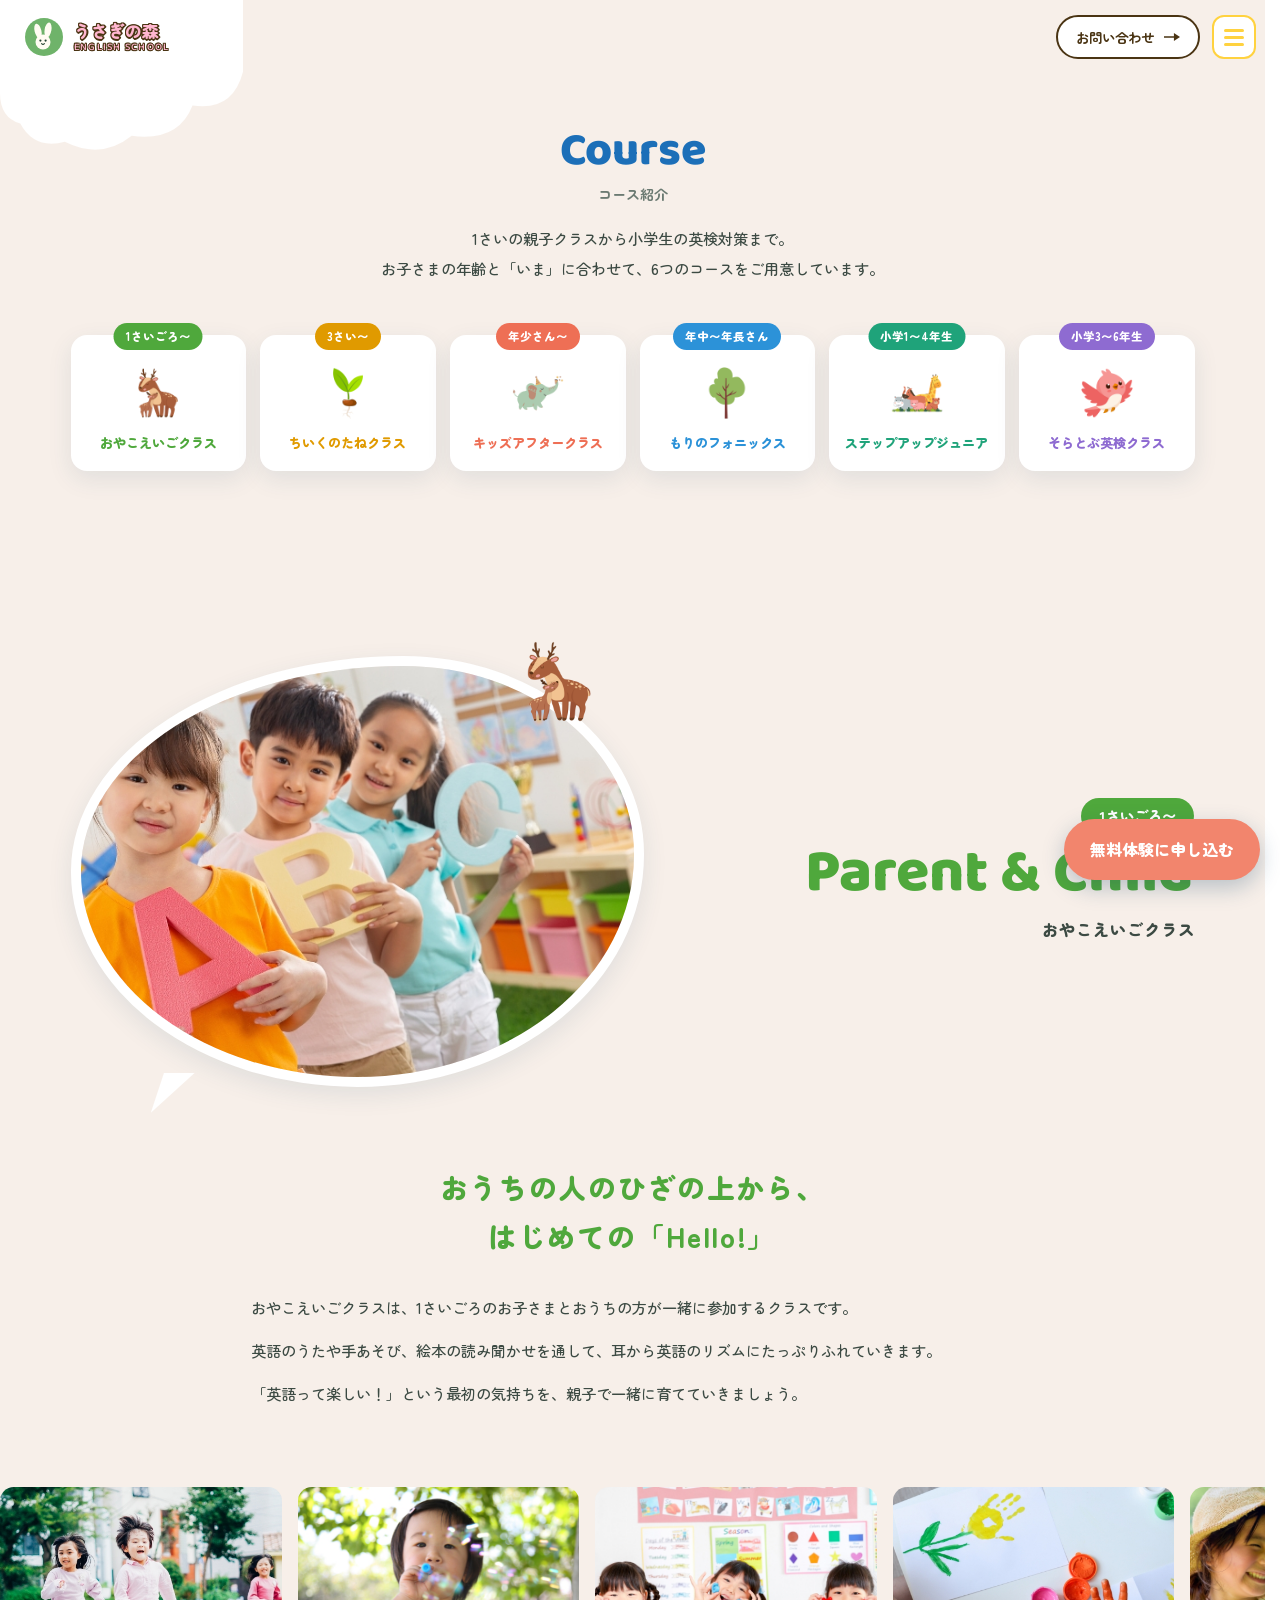
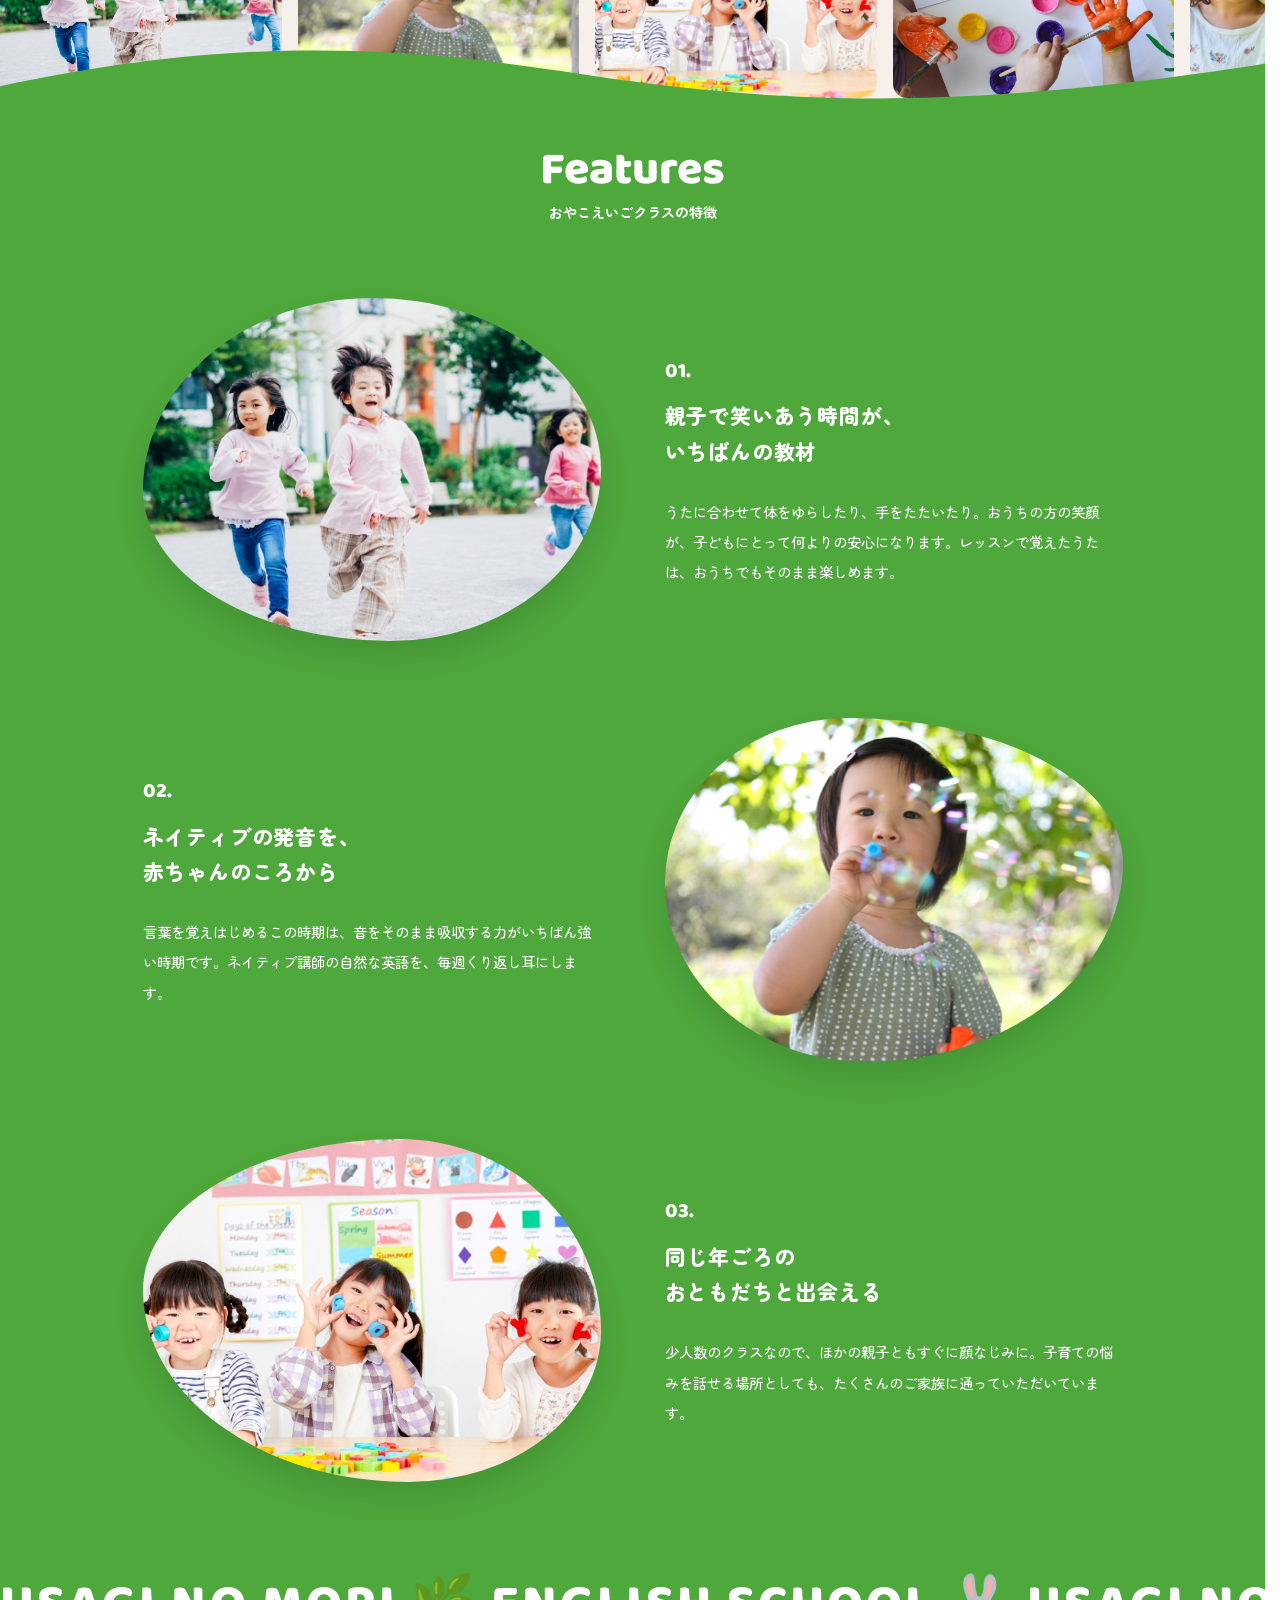
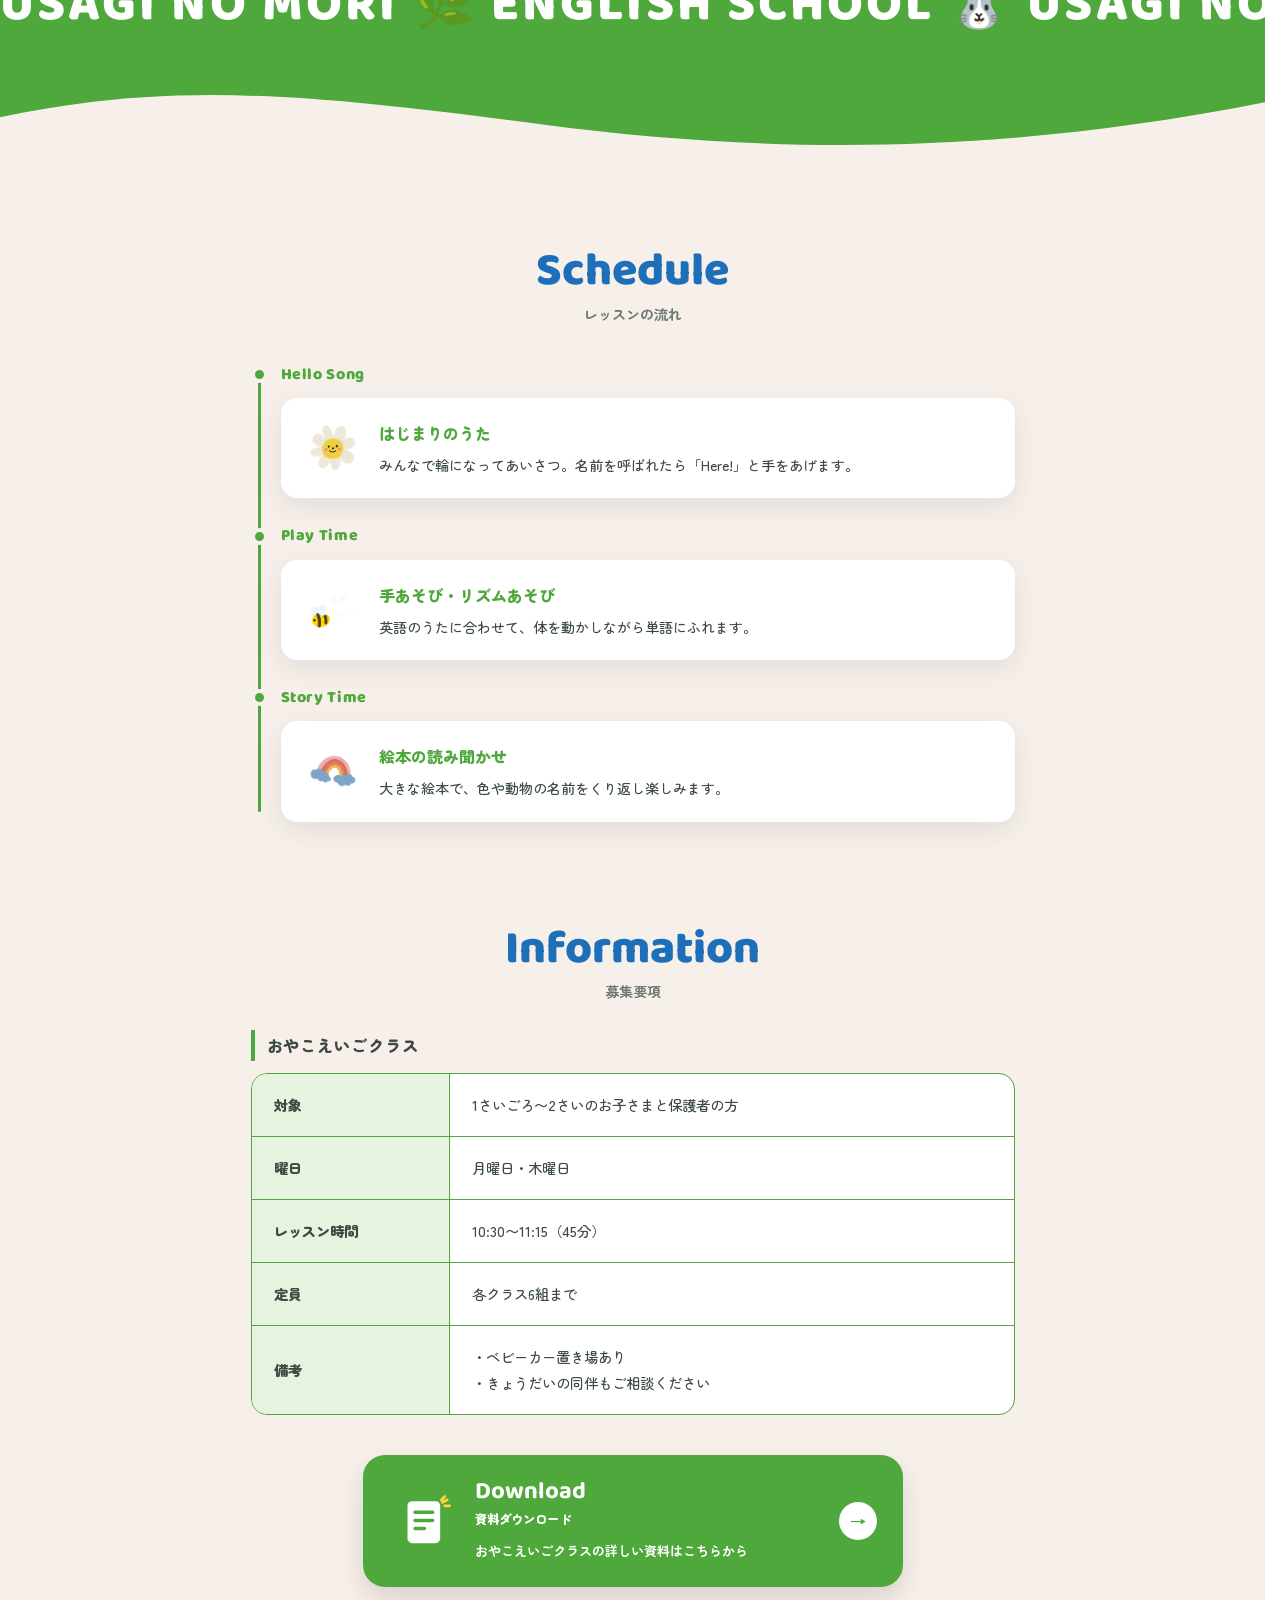
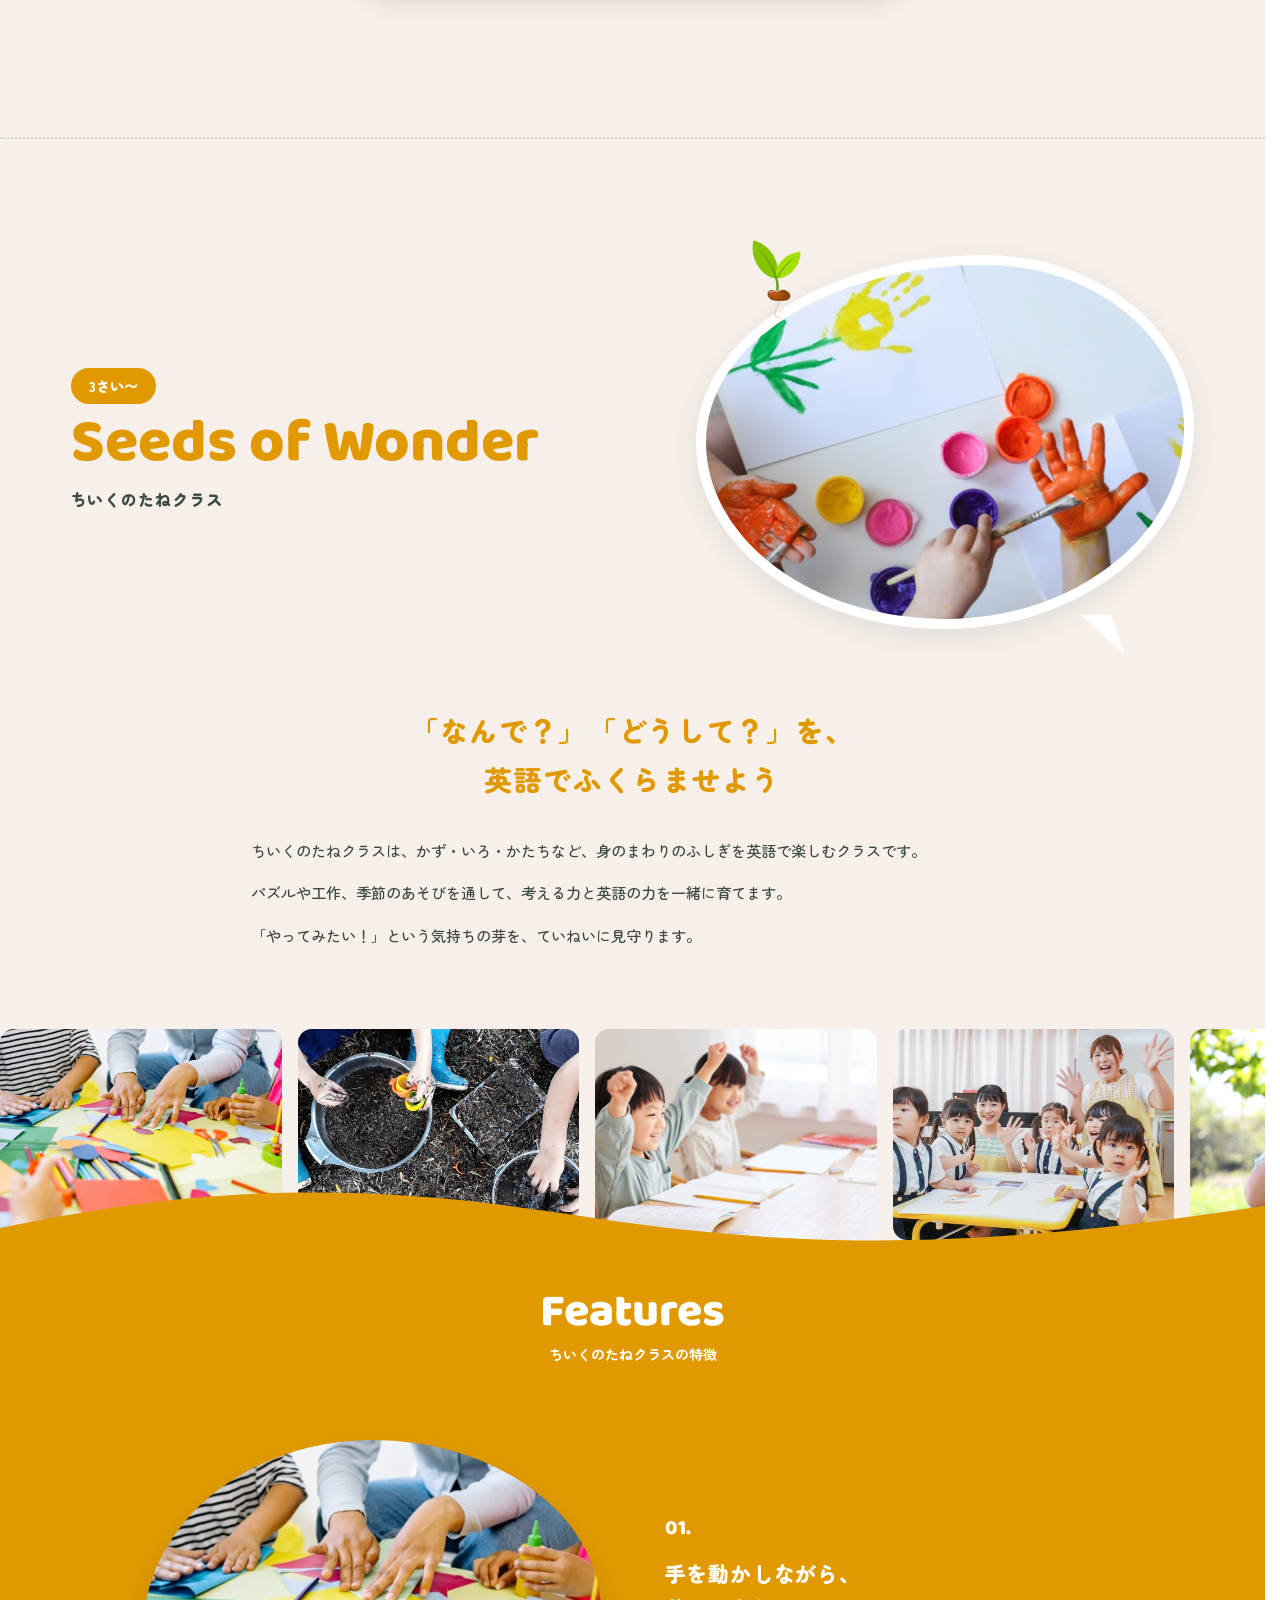
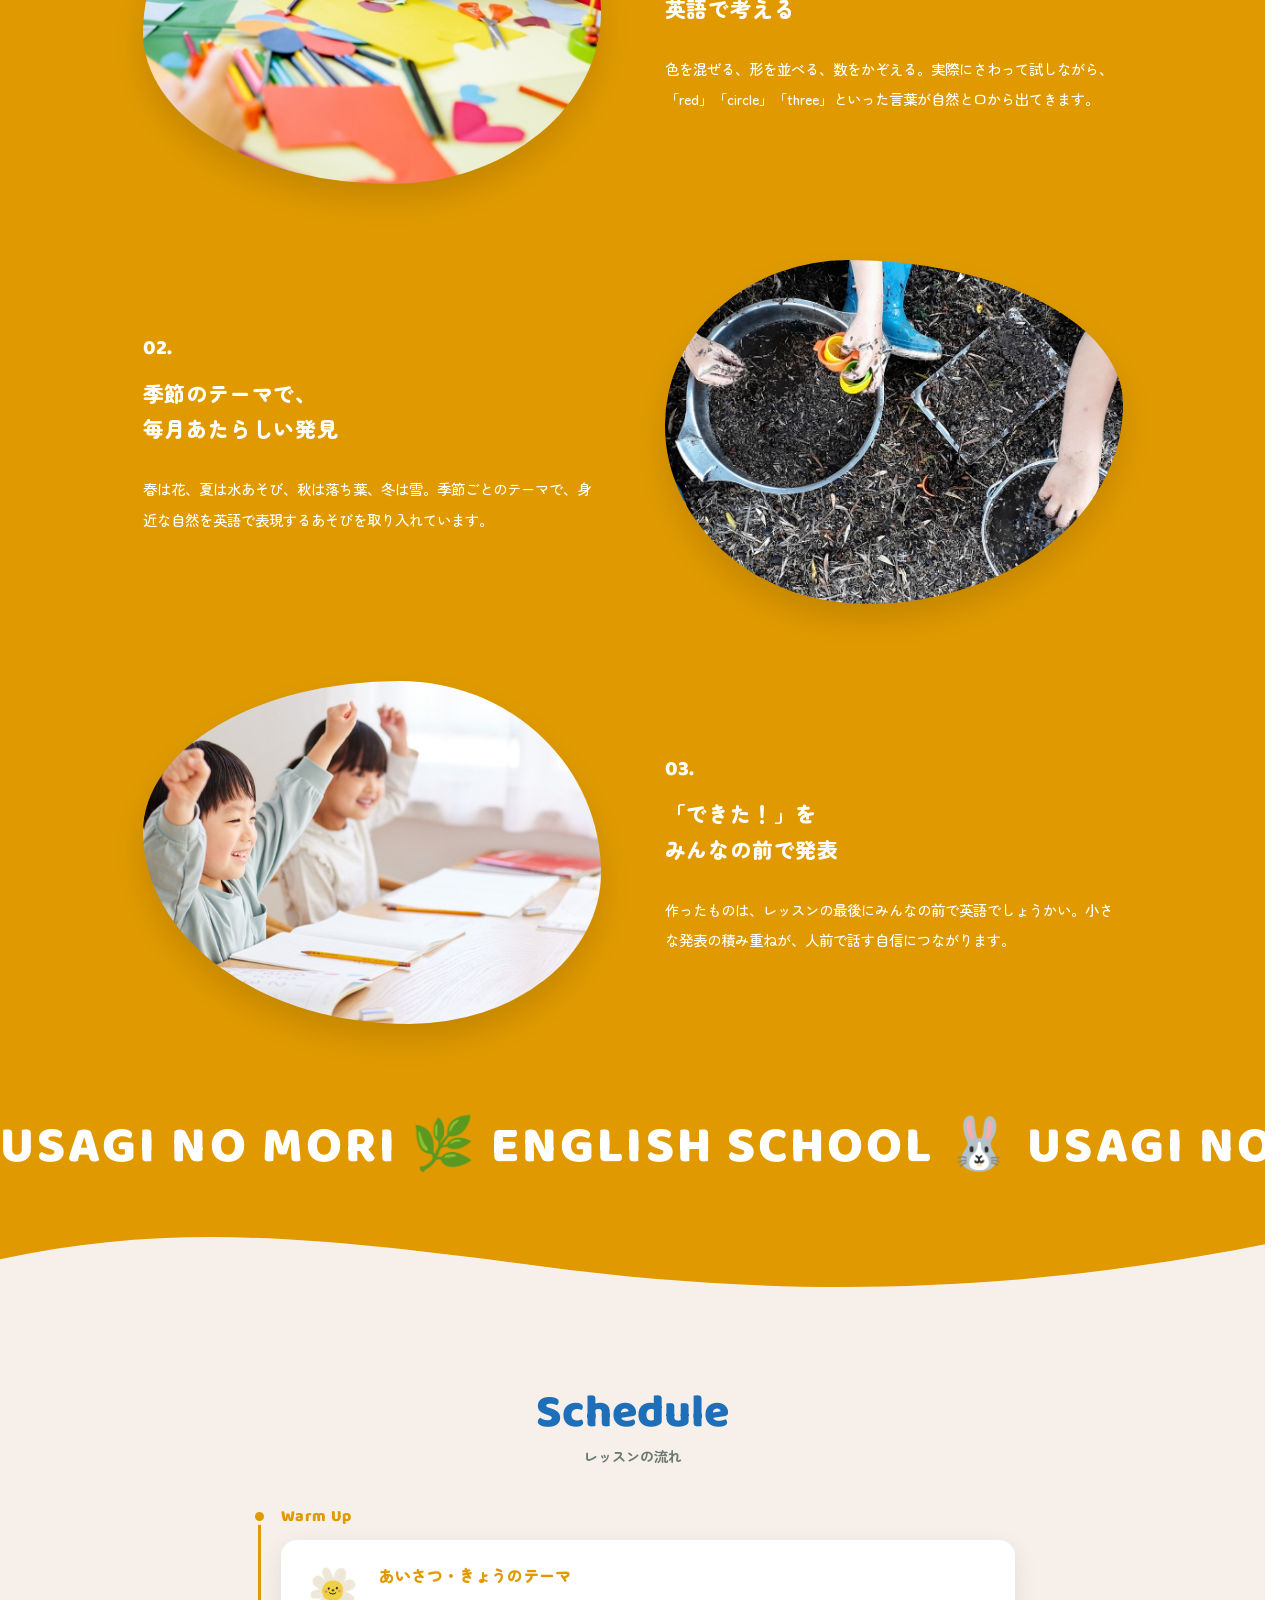
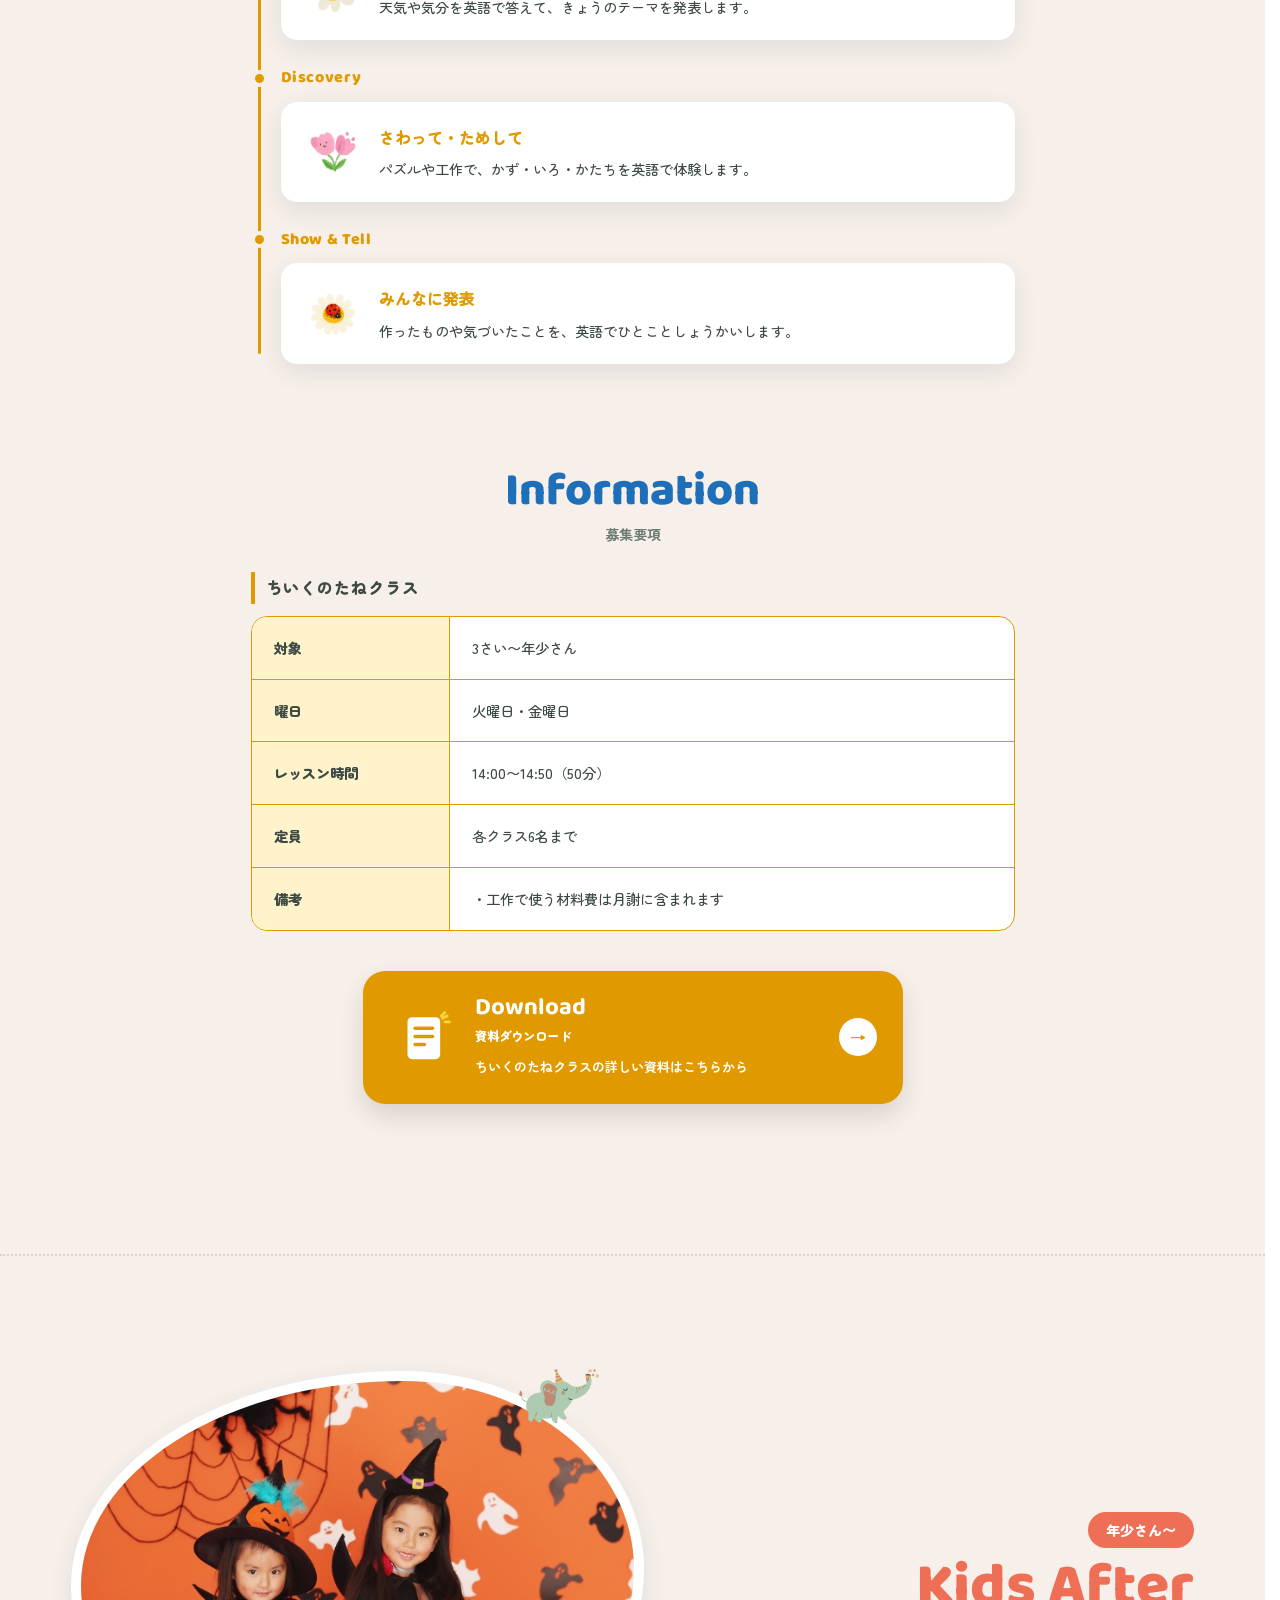
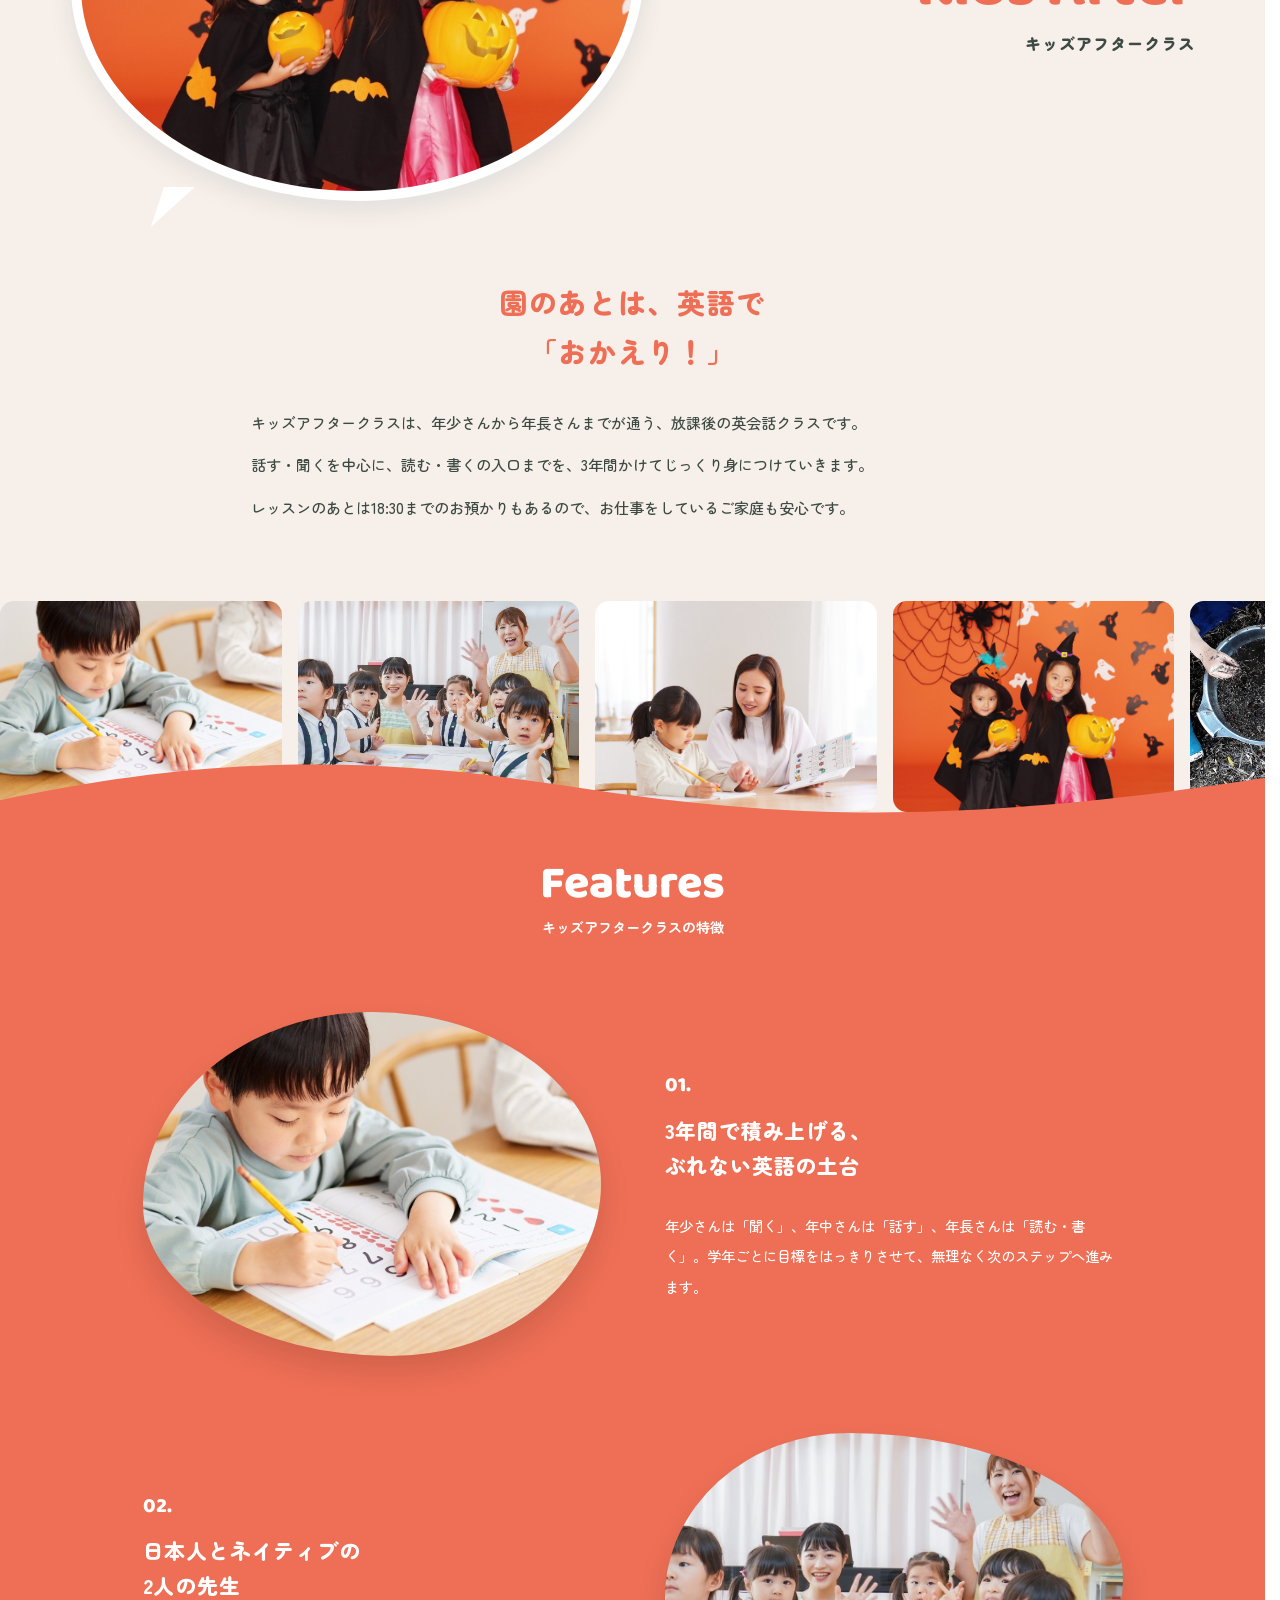
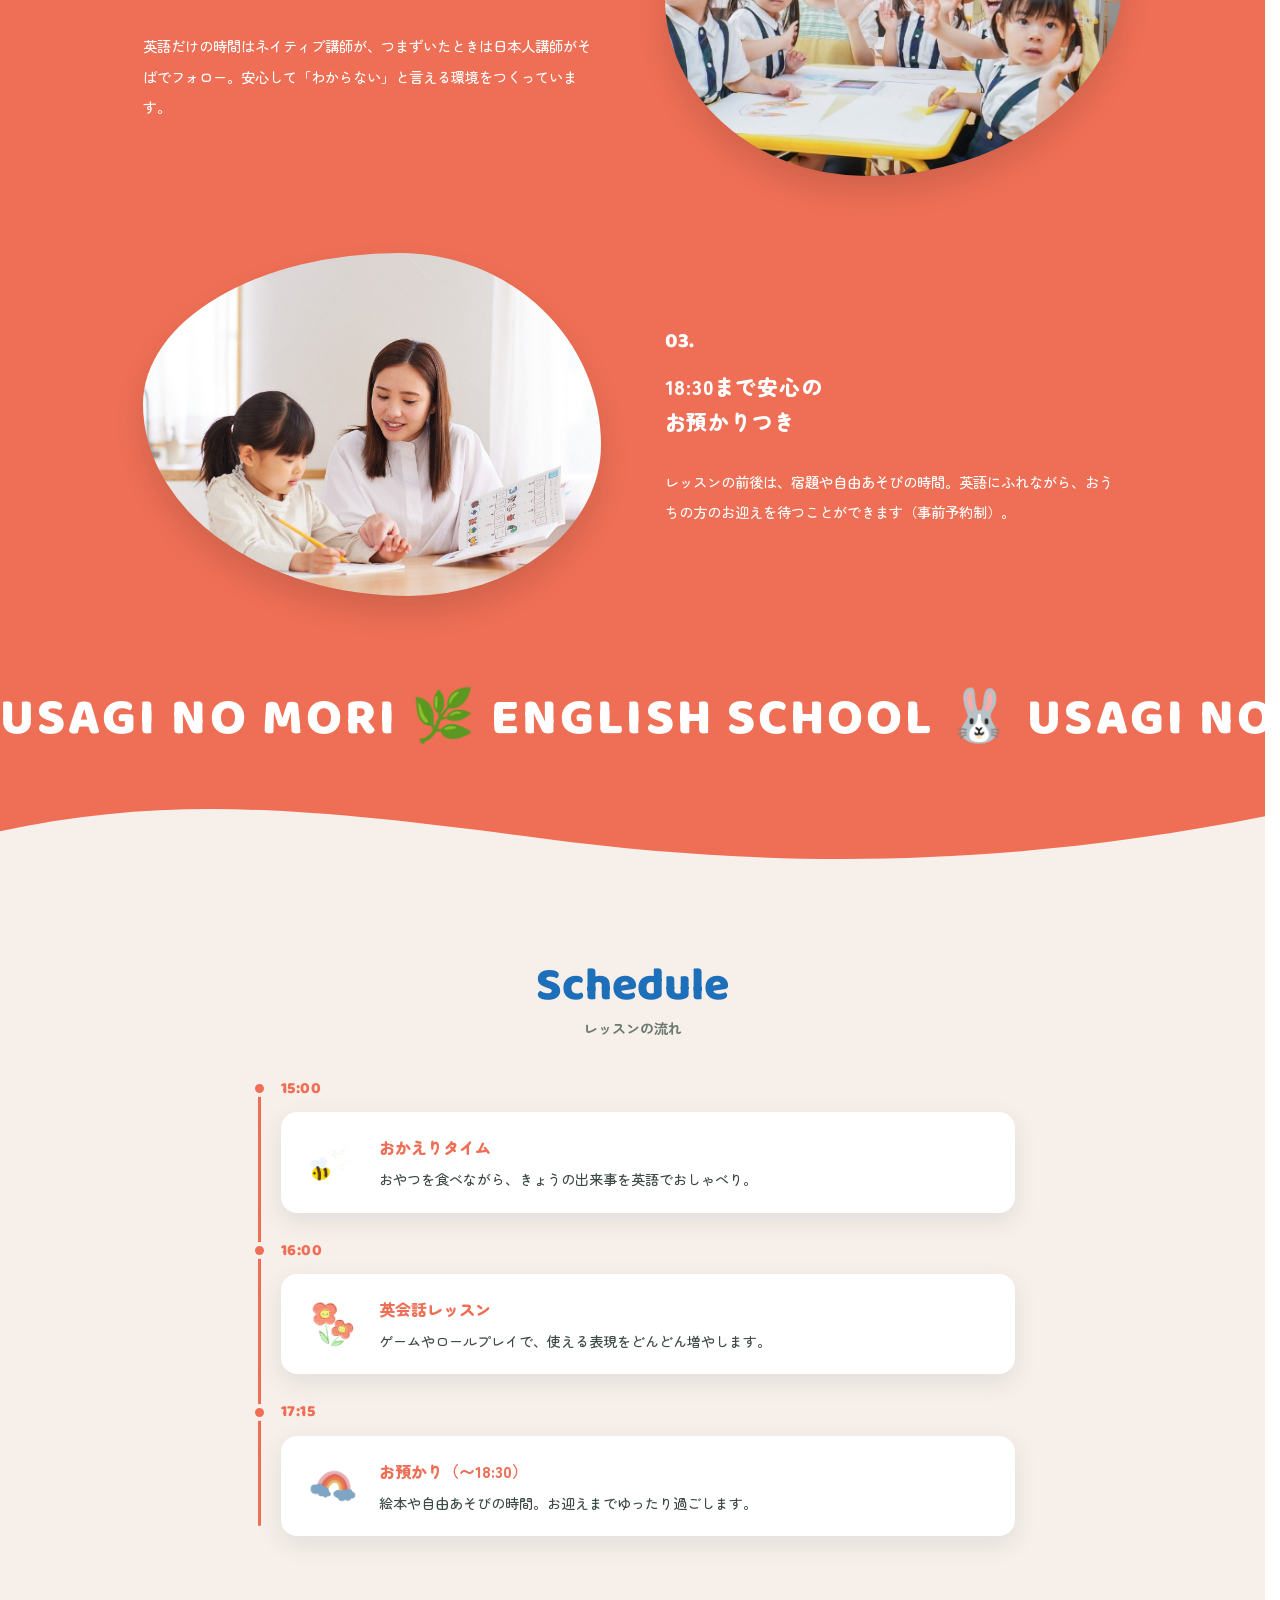
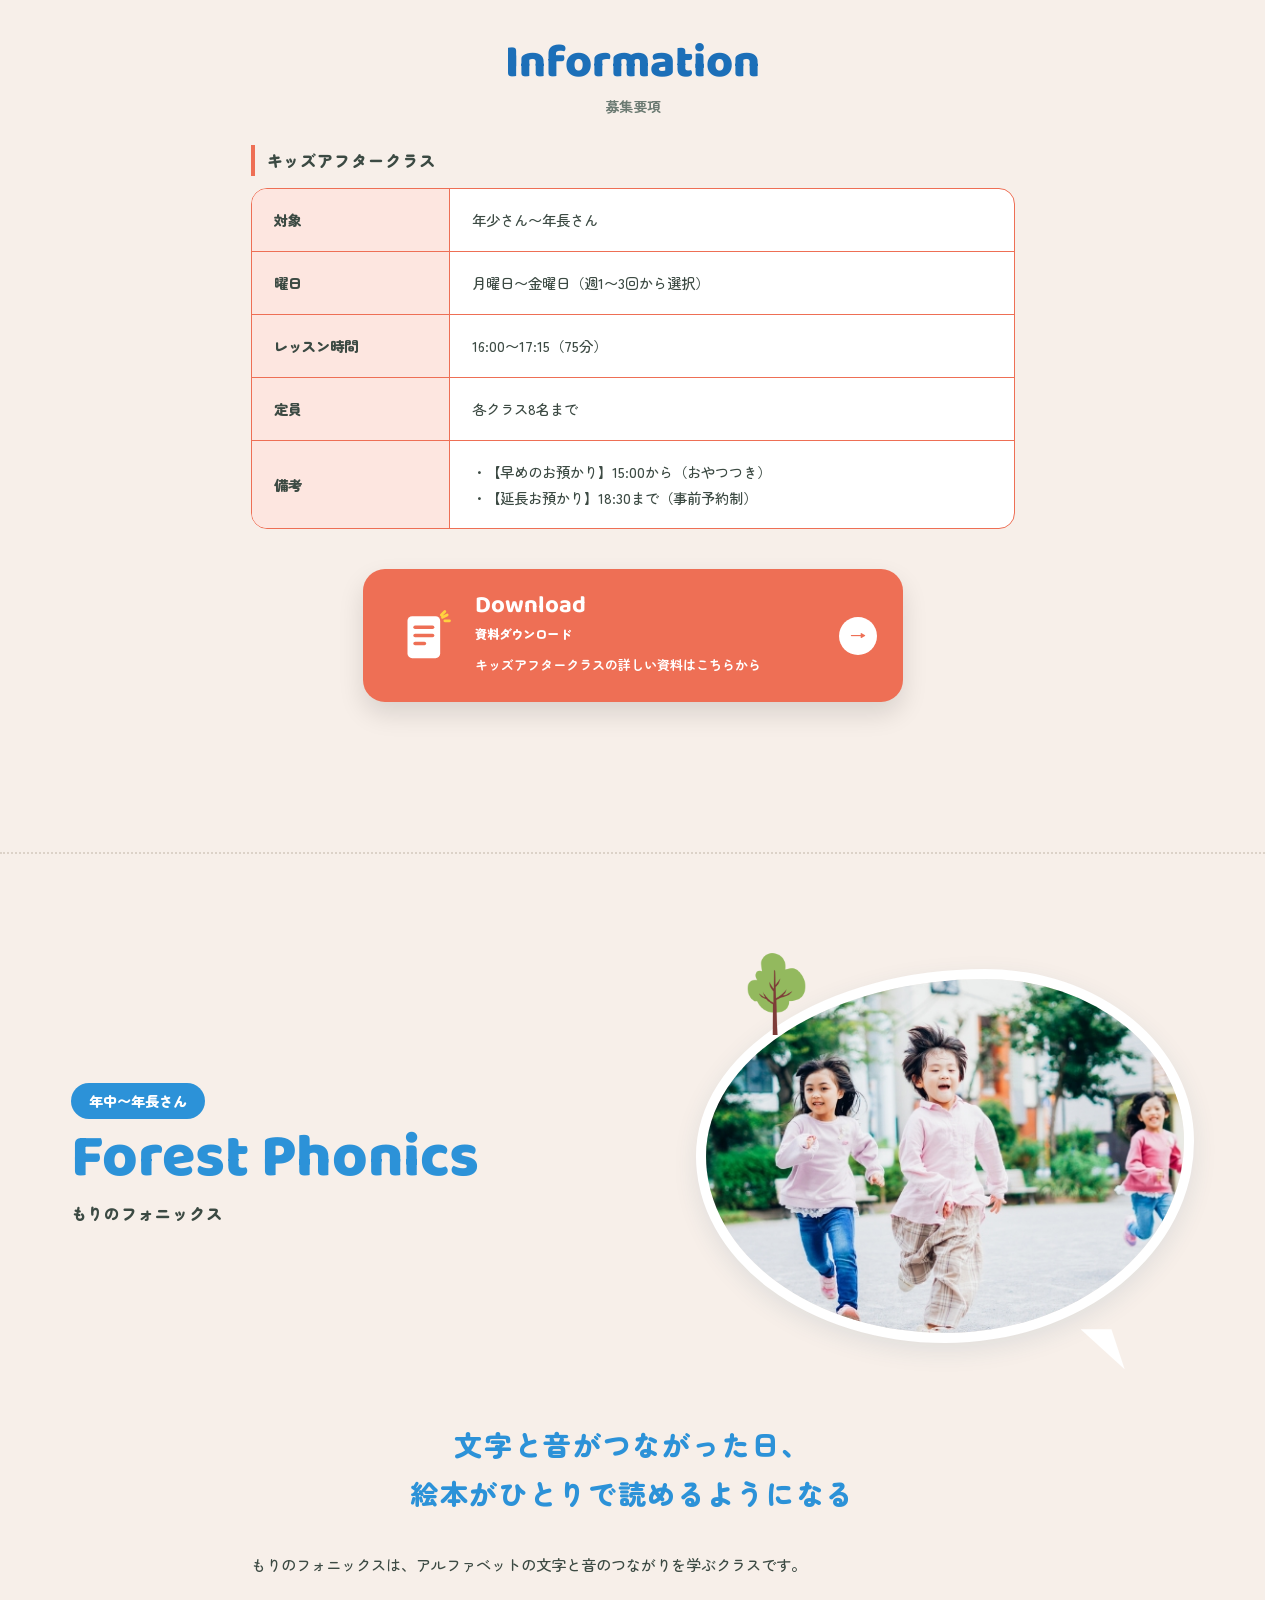
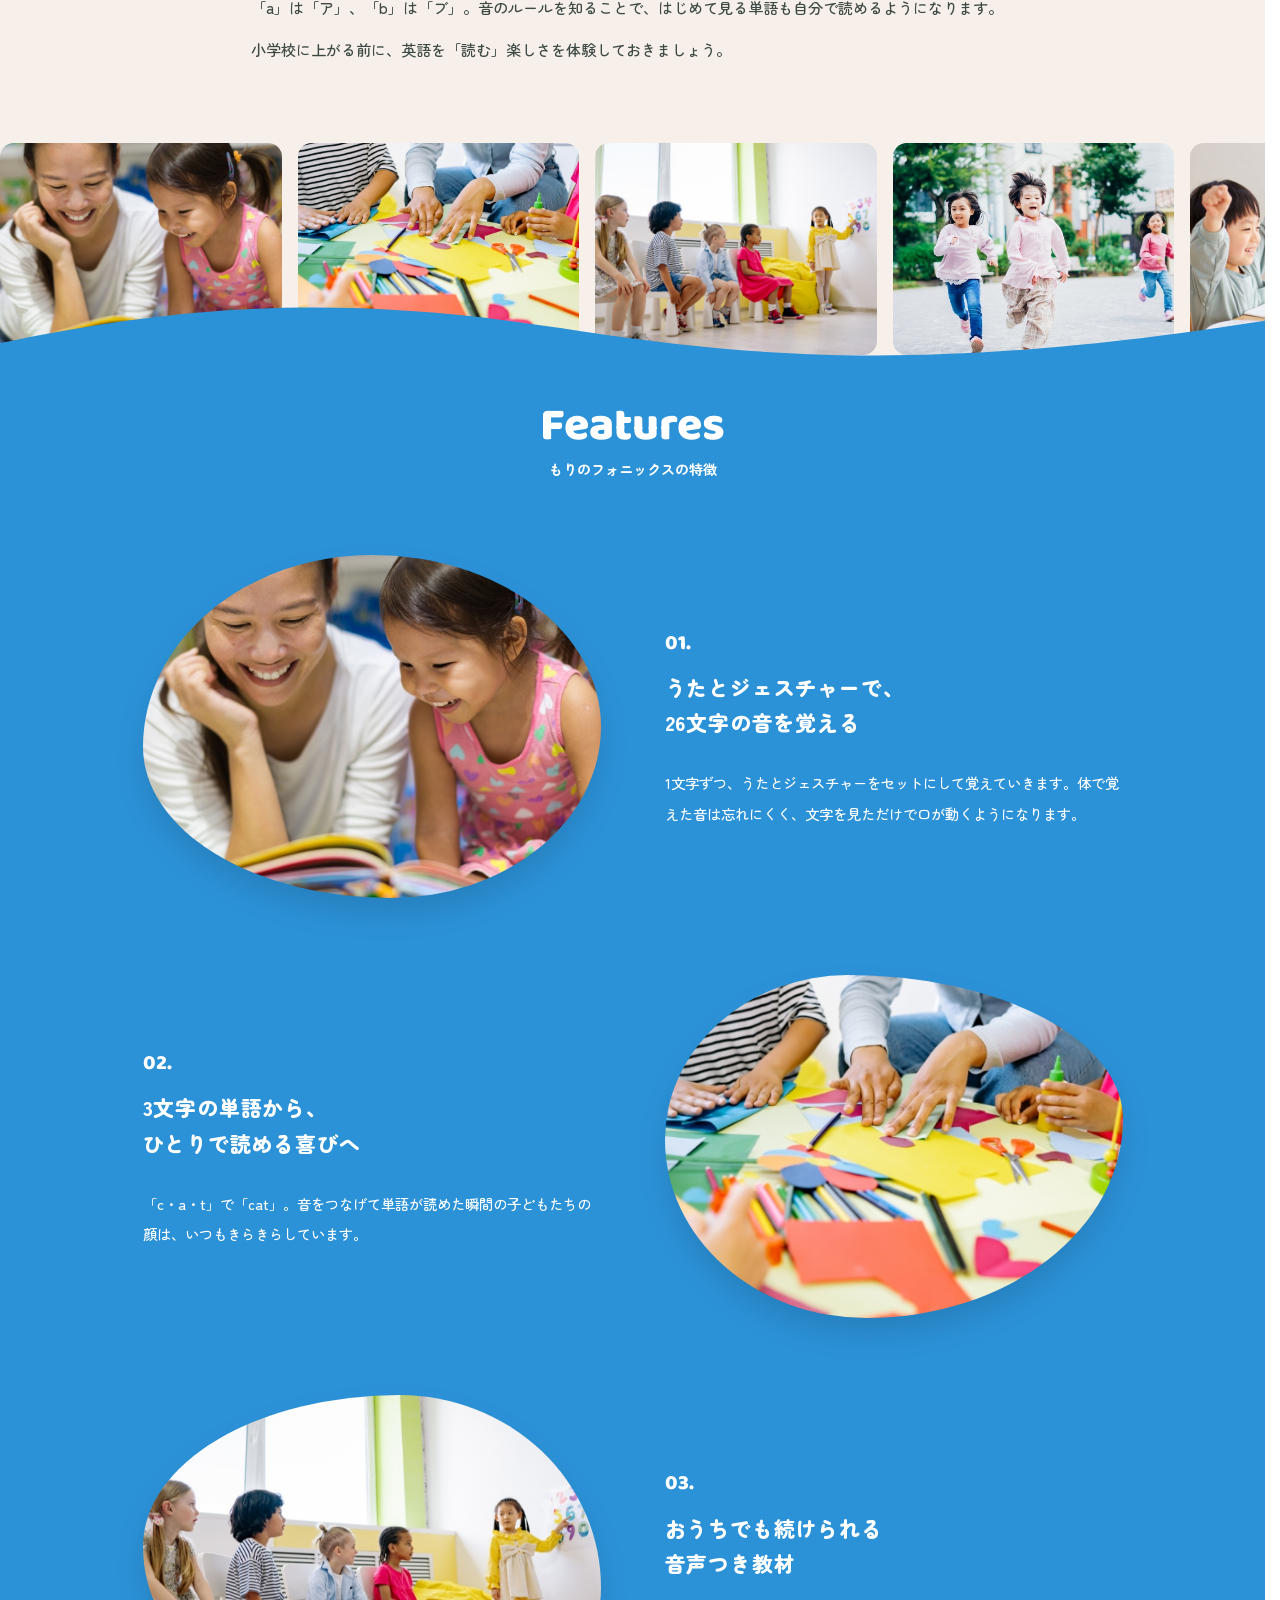
<file: course.html>
<!DOCTYPE html>
<html lang="ja">
<head>
<meta charset="UTF-8">
<meta name="viewport" content="width=device-width, initial-scale=1">
<title>コース紹介｜うさぎの森 えいごスクール</title>
<meta name="description" content="うさぎの森 えいごスクールのコース紹介。1さいごろの親子クラスから、ちいく・キッズ英会話・フォニックス・小学生クラス・英検対策まで、6つのコースをご案内します。">
<link rel="icon" href="images/logo-usagi.svg" type="image/svg+xml">

<link rel="preconnect" href="https://fonts.googleapis.com">
<link rel="preconnect" href="https://fonts.gstatic.com" crossorigin>
<link href="https://fonts.googleapis.com/css2?family=Baloo+2:wght@500;700;800&family=Zen+Maru+Gothic:wght@400;500;700;900&display=swap" rel="stylesheet">

<link rel="stylesheet" href="style.css">
<link rel="stylesheet" href="css/course.css">
</head>
<body class="page-news-detail page-course">
<!-- ============ ヘッダー ============ -->
<header class="site-header">
  <a class="logo" href="index.html#top">
    <img src="images/logo-usagi.svg" width="40" height="40" alt="">
    <span class="logo__text"><strong>うさぎの森</strong><small>ENGLISH SCHOOL</small></span>
  </a>

  <div class="header-actions">
    <a class="pill pill--blue" href="contact.html">お問い合わせ</a>
  </div>

  <button class="nav-toggle" type="button" aria-expanded="false" aria-controls="drawer">
    <span class="nav-toggle__bar"></span>
    <span class="visually-hidden">メニューを開く</span>
  </button>
</header>

<div class="drawer" id="drawer" hidden>
  <nav class="drawer__inner" aria-label="メインメニュー">

    <!-- 1列目：トップ・お知らせ -->
    <div class="drawer__col">
      <p class="drawer__head"><a href="index.html#top">トップページ</a></p>
      <p class="drawer__head"><a href="news.html">お知らせ</a></p>
      <ul class="drawer__sub">
        <li><a href="news.html">お知らせのページ</a></li>
        <li><a href="index.html#news">イベント・入会情報</a></li>
        <li><a href="index.html#news">クラスのようす</a></li>
      </ul>
      <p class="drawer__head"><a href="index.html#concept">コンセプト</a></p>
    </div>

    <!-- 2列目：コース（カード） -->
    <div class="drawer__col drawer__col--course">
      <p class="drawer__head"><a href="course.html">コース</a></p>
      <ul class="drawer__courses">
        <li><a class="drawer__course" href="course.html#oyako"><img src="images/img-picture/2.png" width="500" height="500" alt=""><span>おやこえいごクラス</span></a></li>
        <li><a class="drawer__course" href="course.html#chiiku"><img src="images/img-picture/1.png" width="500" height="500" alt=""><span>ちいくのたねクラス</span></a></li>
        <li><a class="drawer__course" href="course.html#after"><img src="images/img-picture/7.png" width="500" height="500" alt=""><span>キッズアフタークラス</span></a></li>
        <li><a class="drawer__course" href="course.html#phonics"><img src="images/img-picture/6.png" width="500" height="500" alt=""><span>もりのフォニックス</span></a></li>
        <li><a class="drawer__course" href="course.html#step"><img src="images/img-picture/14.png" width="500" height="500" alt=""><span>ステップアップジュニア</span></a></li>
        <li><a class="drawer__course" href="course.html#eiken"><img src="images/img-picture/3.png" width="500" height="500" alt=""><span>そらとぶ英検クラス</span></a></li>
      </ul>
    </div>

    <!-- 3列目：こだわり・FAQ・採用・ボタン -->
    <div class="drawer__col">
      <p class="drawer__head"><a href="about.html"><span class="nowrap">うさぎの森の</span><span class="nowrap">こだわり</span></a></p>
      <ul class="drawer__sub">
        <li><a href="index.html#concept">教育の考え方</a></li>
        <li><a href="about.html#map">教室のようす</a></li>
        <li><a href="about.html#facility">アクセス</a></li>
      </ul>
      <p class="drawer__head"><a href="faq.html">よくあるご質問</a></p>
      <p class="drawer__head"><a href="index.html#recruit">採用情報</a></p>
      <p class="drawer__small"><a href="contact.html#privacy">個人情報の取り扱い</a></p>

      <a class="drawer__btn drawer__btn--mail" href="contact.html">
        <svg viewBox="0 0 24 24" aria-hidden="true"><rect x="2.5" y="5" width="19" height="14" rx="2" fill="#fff"/><path d="M3.5 6.5l8.5 6.5 8.5-6.5" fill="none" stroke="#4FA83C" stroke-width="1.8" stroke-linejoin="round"/></svg>
        <span>お問い合わせ</span>
      </a>
      <a class="drawer__btn drawer__btn--insta" href="https://www.instagram.com/" target="_blank" rel="noopener noreferrer">
        <svg viewBox="0 0 24 24" aria-hidden="true"><rect x="3" y="3" width="18" height="18" rx="5" fill="none" stroke="currentColor" stroke-width="1.8"/><circle cx="12" cy="12" r="4" fill="none" stroke="currentColor" stroke-width="1.8"/><circle cx="17.3" cy="6.7" r="1.2" fill="currentColor"/></svg>
        <span>Instagram</span>
      </a>
    </div>
  </nav>

  <!-- 下に流れる大きな文字 -->
  <div class="marquee drawer__marquee" aria-hidden="true">
    <div class="marquee__track">
      <span>USAGI NO MORI <em>&#127807;</em> ENGLISH SCHOOL <em>&#128048;</em> USAGI NO MORI <em>&#127807;</em> ENGLISH SCHOOL <em>&#128048;</em> USAGI NO MORI <em>&#127807;</em> ENGLISH SCHOOL <em>&#128048;</em> </span>
      <span>USAGI NO MORI <em>&#127807;</em> ENGLISH SCHOOL <em>&#128048;</em> USAGI NO MORI <em>&#127807;</em> ENGLISH SCHOOL <em>&#128048;</em> USAGI NO MORI <em>&#127807;</em> ENGLISH SCHOOL <em>&#128048;</em> </span>
    </div>
  </div>
</div>
<!-- ドロワー表示中に背景をうす暗くするマスク -->
<div class="drawer-mask" id="drawerMask" hidden></div>


<main id="top">

<!-- ============ コース紹介：ページ見出し ============ -->
<section class="course-head">
  <svg class="news-detail__cloud" viewBox="0 0 240 150" aria-hidden="true"><path d="M0 0h240v70q-10 40-50 34-14 36-60 30-30 24-66 6-30 8-44-18-20-6-20-30z" fill="#fff"/></svg>
  <div class="wrap">
    <h1 class="heading heading--center">Course<small>コース紹介</small></h1>
    <p class="course-head__lead">1さいの親子クラスから小学生の英検対策まで。<br>お子さまの年齢と「いま」に合わせて、6つのコースをご用意しています。</p>
    <ul class="course-nav">
      <li><a class="course-nav__item" href="#oyako" style="--c:#4FA83C;--c-pale:#E6F4DF"><span class="course-nav__age">1さいごろ〜</span><img src="images/course/course-01.png" width="600" height="600" alt=""><span class="course-nav__name">おやこえいごクラス</span></a></li>
      <li><a class="course-nav__item" href="#chiiku" style="--c:#E09A00;--c-pale:#FFF3CC"><span class="course-nav__age">3さい〜</span><img src="images/course/course-02.png" width="600" height="600" alt=""><span class="course-nav__name">ちいくのたねクラス</span></a></li>
      <li><a class="course-nav__item" href="#after" style="--c:#EE6F55;--c-pale:#FDE6E0"><span class="course-nav__age">年少さん〜</span><img src="images/course/course-03.png" width="600" height="600" alt=""><span class="course-nav__name">キッズアフタークラス</span></a></li>
      <li><a class="course-nav__item" href="#phonics" style="--c:#2C92D8;--c-pale:#DDF0FC"><span class="course-nav__age">年中〜年長さん</span><img src="images/course/course-04.png" width="600" height="600" alt=""><span class="course-nav__name">もりのフォニックス</span></a></li>
      <li><a class="course-nav__item" href="#step" style="--c:#1FA37A;--c-pale:#DDF3EA"><span class="course-nav__age">小学1〜4年生</span><img src="images/course/course-05.png" width="600" height="600" alt=""><span class="course-nav__name">ステップアップジュニア</span></a></li>
      <li><a class="course-nav__item" href="#eiken" style="--c:#8E6BD1;--c-pale:#EEE7FA"><span class="course-nav__age">小学3〜6年生</span><img src="images/course/course-06.png" width="600" height="600" alt=""><span class="course-nav__name">そらとぶ英検クラス</span></a></li>
    </ul>
  </div>
</section>

<!-- ============ 01. おやこえいごクラス ============ -->
<section class="cp" id="oyako" style="--c:#4FA83C;--c-pale:#E6F4DF">
  <div class="wrap cp-hero">
    <figure class="cp-hero__photo reveal"><img src="images/hero-photo-02.jpg" width="1200" height="900" alt="おやこえいごクラスのレッスンのようす"><img class="cp-hero__icon" src="images/course/course-01.png" width="600" height="600" alt=""></figure>
    <div class="cp-hero__title">
      <span class="cp-age">1さいごろ〜</span>
      <h2 class="cp-hero__en">Parent & Child</h2>
      <p class="cp-hero__ja">おやこえいごクラス</p>
    </div>
  </div>
  <div class="wrap wrap--narrow cp-intro">
    <p class="cp-intro__catch">おうちの人のひざの上から、<br>はじめての「Hello!」</p>
    <div class="cp-intro__text">
      <p>おやこえいごクラスは、1さいごろのお子さまとおうちの方が一緒に参加するクラスです。</p>
      <p>英語のうたや手あそび、絵本の読み聞かせを通して、耳から英語のリズムにたっぷりふれていきます。</p>
      <p>「英語って楽しい！」という最初の気持ちを、親子で一緒に育てていきましょう。</p>
    </div>
  </div>
  <div class="cp-strip" aria-hidden="true">
    <div class="cp-strip__track">
      <div class="cp-strip__item"><img src="images/gallery-02.jpg" width="600" height="450" alt="" loading="lazy"></div>
      <div class="cp-strip__item"><img src="images/news/news-03.jpg" width="600" height="450" alt="" loading="lazy"></div>
      <div class="cp-strip__item"><img src="images/hero-photo-03.jpg" width="600" height="450" alt="" loading="lazy"></div>
      <div class="cp-strip__item"><img src="images/gallery-05.jpg" width="600" height="450" alt="" loading="lazy"></div>
      <div class="cp-strip__item"><img src="images/world-02.jpg" width="600" height="450" alt="" loading="lazy"></div>
      <div class="cp-strip__item"><img src="images/gallery-02.jpg" width="600" height="450" alt="" loading="lazy"></div>
      <div class="cp-strip__item"><img src="images/news/news-03.jpg" width="600" height="450" alt="" loading="lazy"></div>
      <div class="cp-strip__item"><img src="images/hero-photo-03.jpg" width="600" height="450" alt="" loading="lazy"></div>
      <div class="cp-strip__item"><img src="images/gallery-05.jpg" width="600" height="450" alt="" loading="lazy"></div>
      <div class="cp-strip__item"><img src="images/world-02.jpg" width="600" height="450" alt="" loading="lazy"></div>
      <div class="cp-strip__item"><img src="images/gallery-02.jpg" width="600" height="450" alt="" loading="lazy"></div>
      <div class="cp-strip__item"><img src="images/news/news-03.jpg" width="600" height="450" alt="" loading="lazy"></div>
      <div class="cp-strip__item"><img src="images/hero-photo-03.jpg" width="600" height="450" alt="" loading="lazy"></div>
      <div class="cp-strip__item"><img src="images/gallery-05.jpg" width="600" height="450" alt="" loading="lazy"></div>
      <div class="cp-strip__item"><img src="images/world-02.jpg" width="600" height="450" alt="" loading="lazy"></div>
      <div class="cp-strip__item"><img src="images/gallery-02.jpg" width="600" height="450" alt="" loading="lazy"></div>
      <div class="cp-strip__item"><img src="images/news/news-03.jpg" width="600" height="450" alt="" loading="lazy"></div>
      <div class="cp-strip__item"><img src="images/hero-photo-03.jpg" width="600" height="450" alt="" loading="lazy"></div>
      <div class="cp-strip__item"><img src="images/gallery-05.jpg" width="600" height="450" alt="" loading="lazy"></div>
      <div class="cp-strip__item"><img src="images/world-02.jpg" width="600" height="450" alt="" loading="lazy"></div>
    </div>
  </div>
  <div class="cp-features">
    <svg class="cp-wave cp-wave--top" viewBox="0 0 1440 120" preserveAspectRatio="none" aria-hidden="true"><path d="M0 70C240 10 420 10 640 50s420 60 800-10v80H0z" fill="currentColor"/></svg>
    <div class="cp-features__inner">
      <h3 class="heading heading--center heading--light">Features<small>おやこえいごクラスの特徴</small></h3>
      <div class="cp-feature reveal">
        <figure class="cp-feature__photo cp-feature__photo--1"><img src="images/gallery-02.jpg" width="1200" height="900" alt="" loading="lazy"></figure>
        <div class="cp-feature__body">
          <p class="cp-feature__no">01.</p>
          <h4 class="cp-feature__title">親子で笑いあう時間が、<br>いちばんの教材</h4>
          <p class="cp-feature__text">うたに合わせて体をゆらしたり、手をたたいたり。おうちの方の笑顔が、子どもにとって何よりの安心になります。レッスンで覚えたうたは、おうちでもそのまま楽しめます。</p>
        </div>
      </div>
      <div class="cp-feature cp-feature--reverse reveal">
        <figure class="cp-feature__photo cp-feature__photo--2"><img src="images/news/news-03.jpg" width="1200" height="900" alt="" loading="lazy"></figure>
        <div class="cp-feature__body">
          <p class="cp-feature__no">02.</p>
          <h4 class="cp-feature__title">ネイティブの発音を、<br>赤ちゃんのころから</h4>
          <p class="cp-feature__text">言葉を覚えはじめるこの時期は、音をそのまま吸収する力がいちばん強い時期です。ネイティブ講師の自然な英語を、毎週くり返し耳にします。</p>
        </div>
      </div>
      <div class="cp-feature reveal">
        <figure class="cp-feature__photo cp-feature__photo--3"><img src="images/hero-photo-03.jpg" width="1200" height="900" alt="" loading="lazy"></figure>
        <div class="cp-feature__body">
          <p class="cp-feature__no">03.</p>
          <h4 class="cp-feature__title">同じ年ごろの<br>おともだちと出会える</h4>
          <p class="cp-feature__text">少人数のクラスなので、ほかの親子ともすぐに顔なじみに。子育ての悩みを話せる場所としても、たくさんのご家族に通っていただいています。</p>
        </div>
      </div>
    </div>
    <div class="marquee cp-marquee" aria-hidden="true"><div class="marquee__track"><span>USAGI NO MORI <em>&#127807;</em> ENGLISH SCHOOL <em>&#128048;</em> USAGI NO MORI <em>&#127807;</em> ENGLISH SCHOOL <em>&#128048;</em> USAGI NO MORI <em>&#127807;</em> ENGLISH SCHOOL <em>&#128048;</em> </span><span>USAGI NO MORI <em>&#127807;</em> ENGLISH SCHOOL <em>&#128048;</em> USAGI NO MORI <em>&#127807;</em> ENGLISH SCHOOL <em>&#128048;</em> USAGI NO MORI <em>&#127807;</em> ENGLISH SCHOOL <em>&#128048;</em> </span></div></div>
    <svg class="cp-wave cp-wave--bottom" viewBox="0 0 1440 120" preserveAspectRatio="none" aria-hidden="true"><path d="M0 0h1440v50c-300 70-560 70-820 30S200 20 0 70z" fill="currentColor"/></svg>
  </div>
  <div class="wrap wrap--narrow cp-schedule">
    <h3 class="heading heading--center">Schedule<small>レッスンの流れ</small></h3>
    <ol class="cp-timeline">
      <li class="cp-timeline__item reveal">
        <p class="cp-timeline__time">Hello Song</p>
        <div class="cp-timeline__card"><img src="images/img-picture/5.png" width="500" height="500" alt=""><div><p class="cp-timeline__title">はじまりのうた</p><p class="cp-timeline__text">みんなで輪になってあいさつ。名前を呼ばれたら「Here!」と手をあげます。</p></div></div>
      </li>
      <li class="cp-timeline__item reveal">
        <p class="cp-timeline__time">Play Time</p>
        <div class="cp-timeline__card"><img src="images/img-picture/7.png" width="500" height="500" alt=""><div><p class="cp-timeline__title">手あそび・リズムあそび</p><p class="cp-timeline__text">英語のうたに合わせて、体を動かしながら単語にふれます。</p></div></div>
      </li>
      <li class="cp-timeline__item reveal">
        <p class="cp-timeline__time">Story Time</p>
        <div class="cp-timeline__card"><img src="images/img-picture/3.png" width="500" height="500" alt=""><div><p class="cp-timeline__title">絵本の読み聞かせ</p><p class="cp-timeline__text">大きな絵本で、色や動物の名前をくり返し楽しみます。</p></div></div>
      </li>
    </ol>
  </div>
  <div class="wrap wrap--narrow cp-info">
    <h3 class="heading heading--center">Information<small>募集要項</small></h3>
    <p class="cp-info__name">おやこえいごクラス</p>
    <table class="cp-table">
      <tr><th scope="row">対象</th><td>1さいごろ〜2さいのお子さまと保護者の方</td></tr>
      <tr><th scope="row">曜日</th><td>月曜日・木曜日</td></tr>
      <tr><th scope="row">レッスン時間</th><td>10:30〜11:15（45分）</td></tr>
      <tr><th scope="row">定員</th><td>各クラス6組まで</td></tr>
      <tr><th scope="row">備考</th><td>・ベビーカー置き場あり<br>・きょうだいの同伴もご相談ください</td></tr>
    </table>
    <a class="cp-download" href="contact.html">
      <svg class="cp-download__icon" viewBox="0 0 48 48" aria-hidden="true"><rect x="9" y="7" width="28" height="36" rx="4" fill="#fff"/><rect x="14" y="15" width="18" height="3" rx="1.5" fill="currentColor"/><rect x="14" y="22" width="18" height="3" rx="1.5" fill="currentColor"/><rect x="14" y="29" width="11" height="3" rx="1.5" fill="currentColor"/><path d="M38 6l3-3M41 11h4M39 8l4-2" stroke="#FFD23F" stroke-width="2.4" stroke-linecap="round"/></svg>
      <span class="cp-download__text"><strong>Download</strong><small>資料ダウンロード</small><span>おやこえいごクラスの詳しい資料はこちらから</span></span>
    </a>
  </div>
</section>

<!-- ============ 02. ちいくのたねクラス ============ -->
<section class="cp" id="chiiku" style="--c:#E09A00;--c-pale:#FFF3CC">
  <div class="wrap cp-hero cp-hero--reverse">
    <figure class="cp-hero__photo reveal"><img src="images/gallery-05.jpg" width="1200" height="900" alt="ちいくのたねクラスのレッスンのようす"><img class="cp-hero__icon" src="images/course/course-02.png" width="600" height="600" alt=""></figure>
    <div class="cp-hero__title">
      <span class="cp-age">3さい〜</span>
      <h2 class="cp-hero__en">Seeds of Wonder</h2>
      <p class="cp-hero__ja">ちいくのたねクラス</p>
    </div>
  </div>
  <div class="wrap wrap--narrow cp-intro">
    <p class="cp-intro__catch">「なんで？」「どうして？」を、<br>英語でふくらませよう</p>
    <div class="cp-intro__text">
      <p>ちいくのたねクラスは、かず・いろ・かたちなど、身のまわりのふしぎを英語で楽しむクラスです。</p>
      <p>パズルや工作、季節のあそびを通して、考える力と英語の力を一緒に育てます。</p>
      <p>「やってみたい！」という気持ちの芽を、ていねいに見守ります。</p>
    </div>
  </div>
  <div class="cp-strip" aria-hidden="true">
    <div class="cp-strip__track">
      <div class="cp-strip__item"><img src="images/gallery-03.jpg" width="600" height="450" alt="" loading="lazy"></div>
      <div class="cp-strip__item"><img src="images/gallery-04.jpg" width="600" height="450" alt="" loading="lazy"></div>
      <div class="cp-strip__item"><img src="images/about-01.jpg" width="600" height="450" alt="" loading="lazy"></div>
      <div class="cp-strip__item"><img src="images/gallery-01.jpg" width="600" height="450" alt="" loading="lazy"></div>
      <div class="cp-strip__item"><img src="images/news/news-03.jpg" width="600" height="450" alt="" loading="lazy"></div>
      <div class="cp-strip__item"><img src="images/gallery-03.jpg" width="600" height="450" alt="" loading="lazy"></div>
      <div class="cp-strip__item"><img src="images/gallery-04.jpg" width="600" height="450" alt="" loading="lazy"></div>
      <div class="cp-strip__item"><img src="images/about-01.jpg" width="600" height="450" alt="" loading="lazy"></div>
      <div class="cp-strip__item"><img src="images/gallery-01.jpg" width="600" height="450" alt="" loading="lazy"></div>
      <div class="cp-strip__item"><img src="images/news/news-03.jpg" width="600" height="450" alt="" loading="lazy"></div>
      <div class="cp-strip__item"><img src="images/gallery-03.jpg" width="600" height="450" alt="" loading="lazy"></div>
      <div class="cp-strip__item"><img src="images/gallery-04.jpg" width="600" height="450" alt="" loading="lazy"></div>
      <div class="cp-strip__item"><img src="images/about-01.jpg" width="600" height="450" alt="" loading="lazy"></div>
      <div class="cp-strip__item"><img src="images/gallery-01.jpg" width="600" height="450" alt="" loading="lazy"></div>
      <div class="cp-strip__item"><img src="images/news/news-03.jpg" width="600" height="450" alt="" loading="lazy"></div>
      <div class="cp-strip__item"><img src="images/gallery-03.jpg" width="600" height="450" alt="" loading="lazy"></div>
      <div class="cp-strip__item"><img src="images/gallery-04.jpg" width="600" height="450" alt="" loading="lazy"></div>
      <div class="cp-strip__item"><img src="images/about-01.jpg" width="600" height="450" alt="" loading="lazy"></div>
      <div class="cp-strip__item"><img src="images/gallery-01.jpg" width="600" height="450" alt="" loading="lazy"></div>
      <div class="cp-strip__item"><img src="images/news/news-03.jpg" width="600" height="450" alt="" loading="lazy"></div>
    </div>
  </div>
  <div class="cp-features">
    <svg class="cp-wave cp-wave--top" viewBox="0 0 1440 120" preserveAspectRatio="none" aria-hidden="true"><path d="M0 70C240 10 420 10 640 50s420 60 800-10v80H0z" fill="currentColor"/></svg>
    <div class="cp-features__inner">
      <h3 class="heading heading--center heading--light">Features<small>ちいくのたねクラスの特徴</small></h3>
      <div class="cp-feature reveal">
        <figure class="cp-feature__photo cp-feature__photo--1"><img src="images/gallery-03.jpg" width="1200" height="900" alt="" loading="lazy"></figure>
        <div class="cp-feature__body">
          <p class="cp-feature__no">01.</p>
          <h4 class="cp-feature__title">手を動かしながら、<br>英語で考える</h4>
          <p class="cp-feature__text">色を混ぜる、形を並べる、数をかぞえる。実際にさわって試しながら、「red」「circle」「three」といった言葉が自然と口から出てきます。</p>
        </div>
      </div>
      <div class="cp-feature cp-feature--reverse reveal">
        <figure class="cp-feature__photo cp-feature__photo--2"><img src="images/gallery-04.jpg" width="1200" height="900" alt="" loading="lazy"></figure>
        <div class="cp-feature__body">
          <p class="cp-feature__no">02.</p>
          <h4 class="cp-feature__title">季節のテーマで、<br>毎月あたらしい発見</h4>
          <p class="cp-feature__text">春は花、夏は水あそび、秋は落ち葉、冬は雪。季節ごとのテーマで、身近な自然を英語で表現するあそびを取り入れています。</p>
        </div>
      </div>
      <div class="cp-feature reveal">
        <figure class="cp-feature__photo cp-feature__photo--3"><img src="images/about-01.jpg" width="1200" height="900" alt="" loading="lazy"></figure>
        <div class="cp-feature__body">
          <p class="cp-feature__no">03.</p>
          <h4 class="cp-feature__title">「できた！」を<br>みんなの前で発表</h4>
          <p class="cp-feature__text">作ったものは、レッスンの最後にみんなの前で英語でしょうかい。小さな発表の積み重ねが、人前で話す自信につながります。</p>
        </div>
      </div>
    </div>
    <div class="marquee cp-marquee" aria-hidden="true"><div class="marquee__track"><span>USAGI NO MORI <em>&#127807;</em> ENGLISH SCHOOL <em>&#128048;</em> USAGI NO MORI <em>&#127807;</em> ENGLISH SCHOOL <em>&#128048;</em> USAGI NO MORI <em>&#127807;</em> ENGLISH SCHOOL <em>&#128048;</em> </span><span>USAGI NO MORI <em>&#127807;</em> ENGLISH SCHOOL <em>&#128048;</em> USAGI NO MORI <em>&#127807;</em> ENGLISH SCHOOL <em>&#128048;</em> USAGI NO MORI <em>&#127807;</em> ENGLISH SCHOOL <em>&#128048;</em> </span></div></div>
    <svg class="cp-wave cp-wave--bottom" viewBox="0 0 1440 120" preserveAspectRatio="none" aria-hidden="true"><path d="M0 0h1440v50c-300 70-560 70-820 30S200 20 0 70z" fill="currentColor"/></svg>
  </div>
  <div class="wrap wrap--narrow cp-schedule">
    <h3 class="heading heading--center">Schedule<small>レッスンの流れ</small></h3>
    <ol class="cp-timeline">
      <li class="cp-timeline__item reveal">
        <p class="cp-timeline__time">Warm Up</p>
        <div class="cp-timeline__card"><img src="images/img-picture/5.png" width="500" height="500" alt=""><div><p class="cp-timeline__title">あいさつ・きょうのテーマ</p><p class="cp-timeline__text">天気や気分を英語で答えて、きょうのテーマを発表します。</p></div></div>
      </li>
      <li class="cp-timeline__item reveal">
        <p class="cp-timeline__time">Discovery</p>
        <div class="cp-timeline__card"><img src="images/img-picture/1.png" width="500" height="500" alt=""><div><p class="cp-timeline__title">さわって・ためして</p><p class="cp-timeline__text">パズルや工作で、かず・いろ・かたちを英語で体験します。</p></div></div>
      </li>
      <li class="cp-timeline__item reveal">
        <p class="cp-timeline__time">Show & Tell</p>
        <div class="cp-timeline__card"><img src="images/img-picture/9.png" width="500" height="500" alt=""><div><p class="cp-timeline__title">みんなに発表</p><p class="cp-timeline__text">作ったものや気づいたことを、英語でひとことしょうかいします。</p></div></div>
      </li>
    </ol>
  </div>
  <div class="wrap wrap--narrow cp-info">
    <h3 class="heading heading--center">Information<small>募集要項</small></h3>
    <p class="cp-info__name">ちいくのたねクラス</p>
    <table class="cp-table">
      <tr><th scope="row">対象</th><td>3さい〜年少さん</td></tr>
      <tr><th scope="row">曜日</th><td>火曜日・金曜日</td></tr>
      <tr><th scope="row">レッスン時間</th><td>14:00〜14:50（50分）</td></tr>
      <tr><th scope="row">定員</th><td>各クラス6名まで</td></tr>
      <tr><th scope="row">備考</th><td>・工作で使う材料費は月謝に含まれます</td></tr>
    </table>
    <a class="cp-download" href="contact.html">
      <svg class="cp-download__icon" viewBox="0 0 48 48" aria-hidden="true"><rect x="9" y="7" width="28" height="36" rx="4" fill="#fff"/><rect x="14" y="15" width="18" height="3" rx="1.5" fill="currentColor"/><rect x="14" y="22" width="18" height="3" rx="1.5" fill="currentColor"/><rect x="14" y="29" width="11" height="3" rx="1.5" fill="currentColor"/><path d="M38 6l3-3M41 11h4M39 8l4-2" stroke="#FFD23F" stroke-width="2.4" stroke-linecap="round"/></svg>
      <span class="cp-download__text"><strong>Download</strong><small>資料ダウンロード</small><span>ちいくのたねクラスの詳しい資料はこちらから</span></span>
    </a>
  </div>
</section>

<!-- ============ 03. キッズアフタークラス ============ -->
<section class="cp" id="after" style="--c:#EE6F55;--c-pale:#FDE6E0">
  <div class="wrap cp-hero">
    <figure class="cp-hero__photo reveal"><img src="images/news/news-01.jpg" width="1200" height="900" alt="キッズアフタークラスのレッスンのようす"><img class="cp-hero__icon" src="images/course/course-03.png" width="600" height="600" alt=""></figure>
    <div class="cp-hero__title">
      <span class="cp-age">年少さん〜</span>
      <h2 class="cp-hero__en">Kids After</h2>
      <p class="cp-hero__ja">キッズアフタークラス</p>
    </div>
  </div>
  <div class="wrap wrap--narrow cp-intro">
    <p class="cp-intro__catch">園のあとは、英語で<br>「おかえり！」</p>
    <div class="cp-intro__text">
      <p>キッズアフタークラスは、年少さんから年長さんまでが通う、放課後の英会話クラスです。</p>
      <p>話す・聞くを中心に、読む・書くの入口までを、3年間かけてじっくり身につけていきます。</p>
      <p>レッスンのあとは18:30までのお預かりもあるので、お仕事をしているご家庭も安心です。</p>
    </div>
  </div>
  <div class="cp-strip" aria-hidden="true">
    <div class="cp-strip__track">
      <div class="cp-strip__item"><img src="images/hero-photo-01.jpg" width="600" height="450" alt="" loading="lazy"></div>
      <div class="cp-strip__item"><img src="images/gallery-01.jpg" width="600" height="450" alt="" loading="lazy"></div>
      <div class="cp-strip__item"><img src="images/recruit-01.jpg" width="600" height="450" alt="" loading="lazy"></div>
      <div class="cp-strip__item"><img src="images/news/news-01.jpg" width="600" height="450" alt="" loading="lazy"></div>
      <div class="cp-strip__item"><img src="images/gallery-04.jpg" width="600" height="450" alt="" loading="lazy"></div>
      <div class="cp-strip__item"><img src="images/hero-photo-01.jpg" width="600" height="450" alt="" loading="lazy"></div>
      <div class="cp-strip__item"><img src="images/gallery-01.jpg" width="600" height="450" alt="" loading="lazy"></div>
      <div class="cp-strip__item"><img src="images/recruit-01.jpg" width="600" height="450" alt="" loading="lazy"></div>
      <div class="cp-strip__item"><img src="images/news/news-01.jpg" width="600" height="450" alt="" loading="lazy"></div>
      <div class="cp-strip__item"><img src="images/gallery-04.jpg" width="600" height="450" alt="" loading="lazy"></div>
      <div class="cp-strip__item"><img src="images/hero-photo-01.jpg" width="600" height="450" alt="" loading="lazy"></div>
      <div class="cp-strip__item"><img src="images/gallery-01.jpg" width="600" height="450" alt="" loading="lazy"></div>
      <div class="cp-strip__item"><img src="images/recruit-01.jpg" width="600" height="450" alt="" loading="lazy"></div>
      <div class="cp-strip__item"><img src="images/news/news-01.jpg" width="600" height="450" alt="" loading="lazy"></div>
      <div class="cp-strip__item"><img src="images/gallery-04.jpg" width="600" height="450" alt="" loading="lazy"></div>
      <div class="cp-strip__item"><img src="images/hero-photo-01.jpg" width="600" height="450" alt="" loading="lazy"></div>
      <div class="cp-strip__item"><img src="images/gallery-01.jpg" width="600" height="450" alt="" loading="lazy"></div>
      <div class="cp-strip__item"><img src="images/recruit-01.jpg" width="600" height="450" alt="" loading="lazy"></div>
      <div class="cp-strip__item"><img src="images/news/news-01.jpg" width="600" height="450" alt="" loading="lazy"></div>
      <div class="cp-strip__item"><img src="images/gallery-04.jpg" width="600" height="450" alt="" loading="lazy"></div>
    </div>
  </div>
  <div class="cp-features">
    <svg class="cp-wave cp-wave--top" viewBox="0 0 1440 120" preserveAspectRatio="none" aria-hidden="true"><path d="M0 70C240 10 420 10 640 50s420 60 800-10v80H0z" fill="currentColor"/></svg>
    <div class="cp-features__inner">
      <h3 class="heading heading--center heading--light">Features<small>キッズアフタークラスの特徴</small></h3>
      <div class="cp-feature reveal">
        <figure class="cp-feature__photo cp-feature__photo--1"><img src="images/hero-photo-01.jpg" width="1200" height="900" alt="" loading="lazy"></figure>
        <div class="cp-feature__body">
          <p class="cp-feature__no">01.</p>
          <h4 class="cp-feature__title">3年間で積み上げる、<br>ぶれない英語の土台</h4>
          <p class="cp-feature__text">年少さんは「聞く」、年中さんは「話す」、年長さんは「読む・書く」。学年ごとに目標をはっきりさせて、無理なく次のステップへ進みます。</p>
        </div>
      </div>
      <div class="cp-feature cp-feature--reverse reveal">
        <figure class="cp-feature__photo cp-feature__photo--2"><img src="images/gallery-01.jpg" width="1200" height="900" alt="" loading="lazy"></figure>
        <div class="cp-feature__body">
          <p class="cp-feature__no">02.</p>
          <h4 class="cp-feature__title">日本人とネイティブの<br>2人の先生</h4>
          <p class="cp-feature__text">英語だけの時間はネイティブ講師が、つまずいたときは日本人講師がそばでフォロー。安心して「わからない」と言える環境をつくっています。</p>
        </div>
      </div>
      <div class="cp-feature reveal">
        <figure class="cp-feature__photo cp-feature__photo--3"><img src="images/recruit-01.jpg" width="1200" height="900" alt="" loading="lazy"></figure>
        <div class="cp-feature__body">
          <p class="cp-feature__no">03.</p>
          <h4 class="cp-feature__title">18:30まで安心の<br>お預かりつき</h4>
          <p class="cp-feature__text">レッスンの前後は、宿題や自由あそびの時間。英語にふれながら、おうちの方のお迎えを待つことができます（事前予約制）。</p>
        </div>
      </div>
    </div>
    <div class="marquee cp-marquee" aria-hidden="true"><div class="marquee__track"><span>USAGI NO MORI <em>&#127807;</em> ENGLISH SCHOOL <em>&#128048;</em> USAGI NO MORI <em>&#127807;</em> ENGLISH SCHOOL <em>&#128048;</em> USAGI NO MORI <em>&#127807;</em> ENGLISH SCHOOL <em>&#128048;</em> </span><span>USAGI NO MORI <em>&#127807;</em> ENGLISH SCHOOL <em>&#128048;</em> USAGI NO MORI <em>&#127807;</em> ENGLISH SCHOOL <em>&#128048;</em> USAGI NO MORI <em>&#127807;</em> ENGLISH SCHOOL <em>&#128048;</em> </span></div></div>
    <svg class="cp-wave cp-wave--bottom" viewBox="0 0 1440 120" preserveAspectRatio="none" aria-hidden="true"><path d="M0 0h1440v50c-300 70-560 70-820 30S200 20 0 70z" fill="currentColor"/></svg>
  </div>
  <div class="wrap wrap--narrow cp-schedule">
    <h3 class="heading heading--center">Schedule<small>レッスンの流れ</small></h3>
    <ol class="cp-timeline">
      <li class="cp-timeline__item reveal">
        <p class="cp-timeline__time">15:00</p>
        <div class="cp-timeline__card"><img src="images/img-picture/7.png" width="500" height="500" alt=""><div><p class="cp-timeline__title">おかえりタイム</p><p class="cp-timeline__text">おやつを食べながら、きょうの出来事を英語でおしゃべり。</p></div></div>
      </li>
      <li class="cp-timeline__item reveal">
        <p class="cp-timeline__time">16:00</p>
        <div class="cp-timeline__card"><img src="images/img-picture/6.png" width="500" height="500" alt=""><div><p class="cp-timeline__title">英会話レッスン</p><p class="cp-timeline__text">ゲームやロールプレイで、使える表現をどんどん増やします。</p></div></div>
      </li>
      <li class="cp-timeline__item reveal">
        <p class="cp-timeline__time">17:15</p>
        <div class="cp-timeline__card"><img src="images/img-picture/3.png" width="500" height="500" alt=""><div><p class="cp-timeline__title">お預かり（〜18:30）</p><p class="cp-timeline__text">絵本や自由あそびの時間。お迎えまでゆったり過ごします。</p></div></div>
      </li>
    </ol>
  </div>
  <div class="wrap wrap--narrow cp-info">
    <h3 class="heading heading--center">Information<small>募集要項</small></h3>
    <p class="cp-info__name">キッズアフタークラス</p>
    <table class="cp-table">
      <tr><th scope="row">対象</th><td>年少さん〜年長さん</td></tr>
      <tr><th scope="row">曜日</th><td>月曜日〜金曜日（週1〜3回から選択）</td></tr>
      <tr><th scope="row">レッスン時間</th><td>16:00〜17:15（75分）</td></tr>
      <tr><th scope="row">定員</th><td>各クラス8名まで</td></tr>
      <tr><th scope="row">備考</th><td>・【早めのお預かり】15:00から（おやつつき）<br>・【延長お預かり】18:30まで（事前予約制）</td></tr>
    </table>
    <a class="cp-download" href="contact.html">
      <svg class="cp-download__icon" viewBox="0 0 48 48" aria-hidden="true"><rect x="9" y="7" width="28" height="36" rx="4" fill="#fff"/><rect x="14" y="15" width="18" height="3" rx="1.5" fill="currentColor"/><rect x="14" y="22" width="18" height="3" rx="1.5" fill="currentColor"/><rect x="14" y="29" width="11" height="3" rx="1.5" fill="currentColor"/><path d="M38 6l3-3M41 11h4M39 8l4-2" stroke="#FFD23F" stroke-width="2.4" stroke-linecap="round"/></svg>
      <span class="cp-download__text"><strong>Download</strong><small>資料ダウンロード</small><span>キッズアフタークラスの詳しい資料はこちらから</span></span>
    </a>
  </div>
</section>

<!-- ============ 04. もりのフォニックス ============ -->
<section class="cp" id="phonics" style="--c:#2C92D8;--c-pale:#DDF0FC">
  <div class="wrap cp-hero cp-hero--reverse">
    <figure class="cp-hero__photo reveal"><img src="images/gallery-02.jpg" width="1200" height="900" alt="もりのフォニックスのレッスンのようす"><img class="cp-hero__icon" src="images/course/course-04.png" width="600" height="600" alt=""></figure>
    <div class="cp-hero__title">
      <span class="cp-age">年中〜年長さん</span>
      <h2 class="cp-hero__en">Forest Phonics</h2>
      <p class="cp-hero__ja">もりのフォニックス</p>
    </div>
  </div>
  <div class="wrap wrap--narrow cp-intro">
    <p class="cp-intro__catch">文字と音がつながった日、<br>絵本がひとりで読めるようになる</p>
    <div class="cp-intro__text">
      <p>もりのフォニックスは、アルファベットの文字と音のつながりを学ぶクラスです。</p>
      <p>「a」は「ア」、「b」は「ブ」。音のルールを知ることで、はじめて見る単語も自分で読めるようになります。</p>
      <p>小学校に上がる前に、英語を「読む」楽しさを体験しておきましょう。</p>
    </div>
  </div>
  <div class="cp-strip" aria-hidden="true">
    <div class="cp-strip__track">
      <div class="cp-strip__item"><img src="images/world-01.jpg" width="600" height="450" alt="" loading="lazy"></div>
      <div class="cp-strip__item"><img src="images/gallery-03.jpg" width="600" height="450" alt="" loading="lazy"></div>
      <div class="cp-strip__item"><img src="images/news/news-02.jpg" width="600" height="450" alt="" loading="lazy"></div>
      <div class="cp-strip__item"><img src="images/gallery-02.jpg" width="600" height="450" alt="" loading="lazy"></div>
      <div class="cp-strip__item"><img src="images/about-01.jpg" width="600" height="450" alt="" loading="lazy"></div>
      <div class="cp-strip__item"><img src="images/world-01.jpg" width="600" height="450" alt="" loading="lazy"></div>
      <div class="cp-strip__item"><img src="images/gallery-03.jpg" width="600" height="450" alt="" loading="lazy"></div>
      <div class="cp-strip__item"><img src="images/news/news-02.jpg" width="600" height="450" alt="" loading="lazy"></div>
      <div class="cp-strip__item"><img src="images/gallery-02.jpg" width="600" height="450" alt="" loading="lazy"></div>
      <div class="cp-strip__item"><img src="images/about-01.jpg" width="600" height="450" alt="" loading="lazy"></div>
      <div class="cp-strip__item"><img src="images/world-01.jpg" width="600" height="450" alt="" loading="lazy"></div>
      <div class="cp-strip__item"><img src="images/gallery-03.jpg" width="600" height="450" alt="" loading="lazy"></div>
      <div class="cp-strip__item"><img src="images/news/news-02.jpg" width="600" height="450" alt="" loading="lazy"></div>
      <div class="cp-strip__item"><img src="images/gallery-02.jpg" width="600" height="450" alt="" loading="lazy"></div>
      <div class="cp-strip__item"><img src="images/about-01.jpg" width="600" height="450" alt="" loading="lazy"></div>
      <div class="cp-strip__item"><img src="images/world-01.jpg" width="600" height="450" alt="" loading="lazy"></div>
      <div class="cp-strip__item"><img src="images/gallery-03.jpg" width="600" height="450" alt="" loading="lazy"></div>
      <div class="cp-strip__item"><img src="images/news/news-02.jpg" width="600" height="450" alt="" loading="lazy"></div>
      <div class="cp-strip__item"><img src="images/gallery-02.jpg" width="600" height="450" alt="" loading="lazy"></div>
      <div class="cp-strip__item"><img src="images/about-01.jpg" width="600" height="450" alt="" loading="lazy"></div>
    </div>
  </div>
  <div class="cp-features">
    <svg class="cp-wave cp-wave--top" viewBox="0 0 1440 120" preserveAspectRatio="none" aria-hidden="true"><path d="M0 70C240 10 420 10 640 50s420 60 800-10v80H0z" fill="currentColor"/></svg>
    <div class="cp-features__inner">
      <h3 class="heading heading--center heading--light">Features<small>もりのフォニックスの特徴</small></h3>
      <div class="cp-feature reveal">
        <figure class="cp-feature__photo cp-feature__photo--1"><img src="images/world-01.jpg" width="1200" height="900" alt="" loading="lazy"></figure>
        <div class="cp-feature__body">
          <p class="cp-feature__no">01.</p>
          <h4 class="cp-feature__title">うたとジェスチャーで、<br>26文字の音を覚える</h4>
          <p class="cp-feature__text">1文字ずつ、うたとジェスチャーをセットにして覚えていきます。体で覚えた音は忘れにくく、文字を見ただけで口が動くようになります。</p>
        </div>
      </div>
      <div class="cp-feature cp-feature--reverse reveal">
        <figure class="cp-feature__photo cp-feature__photo--2"><img src="images/gallery-03.jpg" width="1200" height="900" alt="" loading="lazy"></figure>
        <div class="cp-feature__body">
          <p class="cp-feature__no">02.</p>
          <h4 class="cp-feature__title">3文字の単語から、<br>ひとりで読める喜びへ</h4>
          <p class="cp-feature__text">「c・a・t」で「cat」。音をつなげて単語が読めた瞬間の子どもたちの顔は、いつもきらきらしています。</p>
        </div>
      </div>
      <div class="cp-feature reveal">
        <figure class="cp-feature__photo cp-feature__photo--3"><img src="images/news/news-02.jpg" width="1200" height="900" alt="" loading="lazy"></figure>
        <div class="cp-feature__body">
          <p class="cp-feature__no">03.</p>
          <h4 class="cp-feature__title">おうちでも続けられる<br>音声つき教材</h4>
          <p class="cp-feature__text">レッスンで使った単語カードとうたは、音声つきでおうちでもくり返し練習できます。毎日5分の積み重ねが大きな力になります。</p>
        </div>
      </div>
    </div>
    <div class="marquee cp-marquee" aria-hidden="true"><div class="marquee__track"><span>USAGI NO MORI <em>&#127807;</em> ENGLISH SCHOOL <em>&#128048;</em> USAGI NO MORI <em>&#127807;</em> ENGLISH SCHOOL <em>&#128048;</em> USAGI NO MORI <em>&#127807;</em> ENGLISH SCHOOL <em>&#128048;</em> </span><span>USAGI NO MORI <em>&#127807;</em> ENGLISH SCHOOL <em>&#128048;</em> USAGI NO MORI <em>&#127807;</em> ENGLISH SCHOOL <em>&#128048;</em> USAGI NO MORI <em>&#127807;</em> ENGLISH SCHOOL <em>&#128048;</em> </span></div></div>
    <svg class="cp-wave cp-wave--bottom" viewBox="0 0 1440 120" preserveAspectRatio="none" aria-hidden="true"><path d="M0 0h1440v50c-300 70-560 70-820 30S200 20 0 70z" fill="currentColor"/></svg>
  </div>
  <div class="wrap wrap--narrow cp-schedule">
    <h3 class="heading heading--center">Schedule<small>レッスンの流れ</small></h3>
    <ol class="cp-timeline">
      <li class="cp-timeline__item reveal">
        <p class="cp-timeline__time">Letter Song</p>
        <div class="cp-timeline__card"><img src="images/img-picture/4.png" width="500" height="500" alt=""><div><p class="cp-timeline__title">きょうの文字のうた</p><p class="cp-timeline__text">新しく習う文字を、うたとジェスチャーで覚えます。</p></div></div>
      </li>
      <li class="cp-timeline__item reveal">
        <p class="cp-timeline__time">Blending</p>
        <div class="cp-timeline__card"><img src="images/img-picture/6.png" width="500" height="500" alt=""><div><p class="cp-timeline__title">音をつなげて読む</p><p class="cp-timeline__text">カードを並べて、音をつなげる練習。読めた単語は花丸をもらえます。</p></div></div>
      </li>
      <li class="cp-timeline__item reveal">
        <p class="cp-timeline__time">Reading</p>
        <div class="cp-timeline__card"><img src="images/img-picture/3.png" width="500" height="500" alt=""><div><p class="cp-timeline__title">かんたん絵本を読む</p><p class="cp-timeline__text">習った音だけで読める絵本に、ひとりでチャレンジします。</p></div></div>
      </li>
    </ol>
  </div>
  <div class="wrap wrap--narrow cp-info">
    <h3 class="heading heading--center">Information<small>募集要項</small></h3>
    <p class="cp-info__name">もりのフォニックス</p>
    <table class="cp-table">
      <tr><th scope="row">対象</th><td>年中さん〜年長さん</td></tr>
      <tr><th scope="row">曜日</th><td>水曜日・土曜日</td></tr>
      <tr><th scope="row">レッスン時間</th><td>15:30〜16:20（50分）</td></tr>
      <tr><th scope="row">定員</th><td>各クラス6名まで</td></tr>
      <tr><th scope="row">備考</th><td>・音声つき教材の費用は入会時にご案内します</td></tr>
    </table>
    <a class="cp-download" href="contact.html">
      <svg class="cp-download__icon" viewBox="0 0 48 48" aria-hidden="true"><rect x="9" y="7" width="28" height="36" rx="4" fill="#fff"/><rect x="14" y="15" width="18" height="3" rx="1.5" fill="currentColor"/><rect x="14" y="22" width="18" height="3" rx="1.5" fill="currentColor"/><rect x="14" y="29" width="11" height="3" rx="1.5" fill="currentColor"/><path d="M38 6l3-3M41 11h4M39 8l4-2" stroke="#FFD23F" stroke-width="2.4" stroke-linecap="round"/></svg>
      <span class="cp-download__text"><strong>Download</strong><small>資料ダウンロード</small><span>もりのフォニックスの詳しい資料はこちらから</span></span>
    </a>
  </div>
</section>

<!-- ============ 05. ステップアップジュニア ============ -->
<section class="cp" id="step" style="--c:#1FA37A;--c-pale:#DDF3EA">
  <div class="wrap cp-hero">
    <figure class="cp-hero__photo reveal"><img src="images/news/news-02.jpg" width="1200" height="900" alt="ステップアップジュニアのレッスンのようす"><img class="cp-hero__icon" src="images/course/course-05.png" width="600" height="600" alt=""></figure>
    <div class="cp-hero__title">
      <span class="cp-age">小学1〜4年生</span>
      <h2 class="cp-hero__en">Step Up Junior</h2>
      <p class="cp-hero__ja">ステップアップジュニア</p>
    </div>
  </div>
  <div class="wrap wrap--narrow cp-intro">
    <p class="cp-intro__catch">「知っている」英語を、<br>「伝えられる」英語に</p>
    <div class="cp-intro__text">
      <p>ステップアップジュニアは、小学1〜4年生を対象にした英会話クラスです。</p>
      <p>話す・聞く・読む・書くの4つの力を、学年に合わせて段階的に積み上げていきます。</p>
      <p>学校の英語の授業でも、自信をもって手をあげられる子を育てます。</p>
    </div>
  </div>
  <div class="cp-strip" aria-hidden="true">
    <div class="cp-strip__track">
      <div class="cp-strip__item"><img src="images/world-02.jpg" width="600" height="450" alt="" loading="lazy"></div>
      <div class="cp-strip__item"><img src="images/recruit-01.jpg" width="600" height="450" alt="" loading="lazy"></div>
      <div class="cp-strip__item"><img src="images/gallery-04.jpg" width="600" height="450" alt="" loading="lazy"></div>
      <div class="cp-strip__item"><img src="images/news/news-02.jpg" width="600" height="450" alt="" loading="lazy"></div>
      <div class="cp-strip__item"><img src="images/hero-photo-01.jpg" width="600" height="450" alt="" loading="lazy"></div>
      <div class="cp-strip__item"><img src="images/world-02.jpg" width="600" height="450" alt="" loading="lazy"></div>
      <div class="cp-strip__item"><img src="images/recruit-01.jpg" width="600" height="450" alt="" loading="lazy"></div>
      <div class="cp-strip__item"><img src="images/gallery-04.jpg" width="600" height="450" alt="" loading="lazy"></div>
      <div class="cp-strip__item"><img src="images/news/news-02.jpg" width="600" height="450" alt="" loading="lazy"></div>
      <div class="cp-strip__item"><img src="images/hero-photo-01.jpg" width="600" height="450" alt="" loading="lazy"></div>
      <div class="cp-strip__item"><img src="images/world-02.jpg" width="600" height="450" alt="" loading="lazy"></div>
      <div class="cp-strip__item"><img src="images/recruit-01.jpg" width="600" height="450" alt="" loading="lazy"></div>
      <div class="cp-strip__item"><img src="images/gallery-04.jpg" width="600" height="450" alt="" loading="lazy"></div>
      <div class="cp-strip__item"><img src="images/news/news-02.jpg" width="600" height="450" alt="" loading="lazy"></div>
      <div class="cp-strip__item"><img src="images/hero-photo-01.jpg" width="600" height="450" alt="" loading="lazy"></div>
      <div class="cp-strip__item"><img src="images/world-02.jpg" width="600" height="450" alt="" loading="lazy"></div>
      <div class="cp-strip__item"><img src="images/recruit-01.jpg" width="600" height="450" alt="" loading="lazy"></div>
      <div class="cp-strip__item"><img src="images/gallery-04.jpg" width="600" height="450" alt="" loading="lazy"></div>
      <div class="cp-strip__item"><img src="images/news/news-02.jpg" width="600" height="450" alt="" loading="lazy"></div>
      <div class="cp-strip__item"><img src="images/hero-photo-01.jpg" width="600" height="450" alt="" loading="lazy"></div>
    </div>
  </div>
  <div class="cp-features">
    <svg class="cp-wave cp-wave--top" viewBox="0 0 1440 120" preserveAspectRatio="none" aria-hidden="true"><path d="M0 70C240 10 420 10 640 50s420 60 800-10v80H0z" fill="currentColor"/></svg>
    <div class="cp-features__inner">
      <h3 class="heading heading--center heading--light">Features<small>ステップアップジュニアの特徴</small></h3>
      <div class="cp-feature reveal">
        <figure class="cp-feature__photo cp-feature__photo--1"><img src="images/world-02.jpg" width="1200" height="900" alt="" loading="lazy"></figure>
        <div class="cp-feature__body">
          <p class="cp-feature__no">01.</p>
          <h4 class="cp-feature__title">レベル別の少人数で、<br>一人ひとりにちょうどいい</h4>
          <p class="cp-feature__text">学年ではなく英語のレベルでクラスを分けているので、むずかしすぎず、かんたんすぎない。いつも「ちょっと背伸び」ができる環境です。</p>
        </div>
      </div>
      <div class="cp-feature cp-feature--reverse reveal">
        <figure class="cp-feature__photo cp-feature__photo--2"><img src="images/recruit-01.jpg" width="1200" height="900" alt="" loading="lazy"></figure>
        <div class="cp-feature__body">
          <p class="cp-feature__no">02.</p>
          <h4 class="cp-feature__title">スピーチ発表会で、<br>人前で話す力を</h4>
          <p class="cp-feature__text">年に2回のスピーチ発表会では、自分で選んだテーマを英語で発表。原稿づくりから練習まで、先生と一緒に取り組みます。</p>
        </div>
      </div>
      <div class="cp-feature reveal">
        <figure class="cp-feature__photo cp-feature__photo--3"><img src="images/gallery-04.jpg" width="1200" height="900" alt="" loading="lazy"></figure>
        <div class="cp-feature__body">
          <p class="cp-feature__no">03.</p>
          <h4 class="cp-feature__title">学校の授業とつながる<br>カリキュラム</h4>
          <p class="cp-feature__text">小学校の英語の教科書で扱う表現も、先取りしながら練習。「もう知ってる！」という経験が、学校での自信になります。</p>
        </div>
      </div>
    </div>
    <div class="marquee cp-marquee" aria-hidden="true"><div class="marquee__track"><span>USAGI NO MORI <em>&#127807;</em> ENGLISH SCHOOL <em>&#128048;</em> USAGI NO MORI <em>&#127807;</em> ENGLISH SCHOOL <em>&#128048;</em> USAGI NO MORI <em>&#127807;</em> ENGLISH SCHOOL <em>&#128048;</em> </span><span>USAGI NO MORI <em>&#127807;</em> ENGLISH SCHOOL <em>&#128048;</em> USAGI NO MORI <em>&#127807;</em> ENGLISH SCHOOL <em>&#128048;</em> USAGI NO MORI <em>&#127807;</em> ENGLISH SCHOOL <em>&#128048;</em> </span></div></div>
    <svg class="cp-wave cp-wave--bottom" viewBox="0 0 1440 120" preserveAspectRatio="none" aria-hidden="true"><path d="M0 0h1440v50c-300 70-560 70-820 30S200 20 0 70z" fill="currentColor"/></svg>
  </div>
  <div class="wrap wrap--narrow cp-schedule">
    <h3 class="heading heading--center">Schedule<small>レッスンの流れ</small></h3>
    <ol class="cp-timeline">
      <li class="cp-timeline__item reveal">
        <p class="cp-timeline__time">Talk Time</p>
        <div class="cp-timeline__card"><img src="images/img-picture/14.png" width="500" height="500" alt=""><div><p class="cp-timeline__title">ペアで英会話</p><p class="cp-timeline__text">きょうの出来事や好きなものについて、ペアで質問しあいます。</p></div></div>
      </li>
      <li class="cp-timeline__item reveal">
        <p class="cp-timeline__time">Lesson</p>
        <div class="cp-timeline__card"><img src="images/img-picture/6.png" width="500" height="500" alt=""><div><p class="cp-timeline__title">文法・表現のレッスン</p><p class="cp-timeline__text">新しい表現を、ゲームやロールプレイで使いながら覚えます。</p></div></div>
      </li>
      <li class="cp-timeline__item reveal">
        <p class="cp-timeline__time">Reading & Writing</p>
        <div class="cp-timeline__card"><img src="images/img-picture/4.png" width="500" height="500" alt=""><div><p class="cp-timeline__title">読んで・書いて・ふりかえり</p><p class="cp-timeline__text">短い文章を読んだり、自分の言葉で書いたりしてまとめます。</p></div></div>
      </li>
    </ol>
  </div>
  <div class="wrap wrap--narrow cp-info">
    <h3 class="heading heading--center">Information<small>募集要項</small></h3>
    <p class="cp-info__name">ステップアップジュニア</p>
    <table class="cp-table">
      <tr><th scope="row">対象</th><td>小学1年生〜4年生</td></tr>
      <tr><th scope="row">曜日</th><td>火曜日・木曜日・土曜日</td></tr>
      <tr><th scope="row">レッスン時間</th><td>17:00〜18:00（60分）</td></tr>
      <tr><th scope="row">定員</th><td>各クラス8名まで</td></tr>
      <tr><th scope="row">備考</th><td>・年2回のスピーチ発表会あり<br>・学期ごとに個別面談があります</td></tr>
    </table>
    <a class="cp-download" href="contact.html">
      <svg class="cp-download__icon" viewBox="0 0 48 48" aria-hidden="true"><rect x="9" y="7" width="28" height="36" rx="4" fill="#fff"/><rect x="14" y="15" width="18" height="3" rx="1.5" fill="currentColor"/><rect x="14" y="22" width="18" height="3" rx="1.5" fill="currentColor"/><rect x="14" y="29" width="11" height="3" rx="1.5" fill="currentColor"/><path d="M38 6l3-3M41 11h4M39 8l4-2" stroke="#FFD23F" stroke-width="2.4" stroke-linecap="round"/></svg>
      <span class="cp-download__text"><strong>Download</strong><small>資料ダウンロード</small><span>ステップアップジュニアの詳しい資料はこちらから</span></span>
    </a>
  </div>
</section>

<!-- ============ 06. そらとぶ英検クラス ============ -->
<section class="cp" id="eiken" style="--c:#8E6BD1;--c-pale:#EEE7FA">
  <div class="wrap cp-hero cp-hero--reverse">
    <figure class="cp-hero__photo reveal"><img src="images/world-01.jpg" width="1200" height="900" alt="そらとぶ英検クラスのレッスンのようす"><img class="cp-hero__icon" src="images/course/course-06.png" width="600" height="600" alt=""></figure>
    <div class="cp-hero__title">
      <span class="cp-age">小学3〜6年生</span>
      <h2 class="cp-hero__en">Sky High Eiken</h2>
      <p class="cp-hero__ja">そらとぶ英検クラス</p>
    </div>
  </div>
  <div class="wrap wrap--narrow cp-intro">
    <p class="cp-intro__catch">話せる力はそのままに、<br>英検合格まで一緒に</p>
    <div class="cp-intro__text">
      <p>そらとぶ英検クラスは、英検5級〜3級の合格を目標にした小学生クラスです。</p>
      <p>筆記とリスニングの対策に加えて、面接で必要な「話す力」もしっかり練習します。</p>
      <p>合格はゴールではなく、次のステップへのスタート。自分の力を試す楽しさを知ってほしいと考えています。</p>
    </div>
  </div>
  <div class="cp-strip" aria-hidden="true">
    <div class="cp-strip__track">
      <div class="cp-strip__item"><img src="images/about-01.jpg" width="600" height="450" alt="" loading="lazy"></div>
      <div class="cp-strip__item"><img src="images/world-01.jpg" width="600" height="450" alt="" loading="lazy"></div>
      <div class="cp-strip__item"><img src="images/hero-photo-01.jpg" width="600" height="450" alt="" loading="lazy"></div>
      <div class="cp-strip__item"><img src="images/gallery-05.jpg" width="600" height="450" alt="" loading="lazy"></div>
      <div class="cp-strip__item"><img src="images/world-02.jpg" width="600" height="450" alt="" loading="lazy"></div>
      <div class="cp-strip__item"><img src="images/about-01.jpg" width="600" height="450" alt="" loading="lazy"></div>
      <div class="cp-strip__item"><img src="images/world-01.jpg" width="600" height="450" alt="" loading="lazy"></div>
      <div class="cp-strip__item"><img src="images/hero-photo-01.jpg" width="600" height="450" alt="" loading="lazy"></div>
      <div class="cp-strip__item"><img src="images/gallery-05.jpg" width="600" height="450" alt="" loading="lazy"></div>
      <div class="cp-strip__item"><img src="images/world-02.jpg" width="600" height="450" alt="" loading="lazy"></div>
      <div class="cp-strip__item"><img src="images/about-01.jpg" width="600" height="450" alt="" loading="lazy"></div>
      <div class="cp-strip__item"><img src="images/world-01.jpg" width="600" height="450" alt="" loading="lazy"></div>
      <div class="cp-strip__item"><img src="images/hero-photo-01.jpg" width="600" height="450" alt="" loading="lazy"></div>
      <div class="cp-strip__item"><img src="images/gallery-05.jpg" width="600" height="450" alt="" loading="lazy"></div>
      <div class="cp-strip__item"><img src="images/world-02.jpg" width="600" height="450" alt="" loading="lazy"></div>
      <div class="cp-strip__item"><img src="images/about-01.jpg" width="600" height="450" alt="" loading="lazy"></div>
      <div class="cp-strip__item"><img src="images/world-01.jpg" width="600" height="450" alt="" loading="lazy"></div>
      <div class="cp-strip__item"><img src="images/hero-photo-01.jpg" width="600" height="450" alt="" loading="lazy"></div>
      <div class="cp-strip__item"><img src="images/gallery-05.jpg" width="600" height="450" alt="" loading="lazy"></div>
      <div class="cp-strip__item"><img src="images/world-02.jpg" width="600" height="450" alt="" loading="lazy"></div>
    </div>
  </div>
  <div class="cp-features">
    <svg class="cp-wave cp-wave--top" viewBox="0 0 1440 120" preserveAspectRatio="none" aria-hidden="true"><path d="M0 70C240 10 420 10 640 50s420 60 800-10v80H0z" fill="currentColor"/></svg>
    <div class="cp-features__inner">
      <h3 class="heading heading--center heading--light">Features<small>そらとぶ英検クラスの特徴</small></h3>
      <div class="cp-feature reveal">
        <figure class="cp-feature__photo cp-feature__photo--1"><img src="images/about-01.jpg" width="1200" height="900" alt="" loading="lazy"></figure>
        <div class="cp-feature__body">
          <p class="cp-feature__no">01.</p>
          <h4 class="cp-feature__title">級ごとの目標を決めて、<br>計画的に対策</h4>
          <p class="cp-feature__text">受験日から逆算して、毎月の目標と宿題を先生と一緒に決めます。やるべきことが見えるので、最後まであきらめずに続けられます。</p>
        </div>
      </div>
      <div class="cp-feature cp-feature--reverse reveal">
        <figure class="cp-feature__photo cp-feature__photo--2"><img src="images/world-02.jpg" width="1200" height="900" alt="" loading="lazy"></figure>
        <div class="cp-feature__body">
          <p class="cp-feature__no">02.</p>
          <h4 class="cp-feature__title">本番そっくりの<br>模擬テストと面接練習</h4>
          <p class="cp-feature__text">試験の前には、本番と同じ形式の模擬テストを実施。面接はネイティブ講師と1対1で練習するので、当日も落ち着いて話せます。</p>
        </div>
      </div>
      <div class="cp-feature reveal">
        <figure class="cp-feature__photo cp-feature__photo--3"><img src="images/hero-photo-01.jpg" width="1200" height="900" alt="" loading="lazy"></figure>
        <div class="cp-feature__body">
          <p class="cp-feature__no">03.</p>
          <h4 class="cp-feature__title">合格のその先へ、<br>伸び続ける英語力</h4>
          <p class="cp-feature__text">暗記だけに頼らず、文章の意味を理解しながら学ぶので、合格後も英語の力が伸び続けます。中学校の英語へのよい準備にもなります。</p>
        </div>
      </div>
    </div>
    <div class="marquee cp-marquee" aria-hidden="true"><div class="marquee__track"><span>USAGI NO MORI <em>&#127807;</em> ENGLISH SCHOOL <em>&#128048;</em> USAGI NO MORI <em>&#127807;</em> ENGLISH SCHOOL <em>&#128048;</em> USAGI NO MORI <em>&#127807;</em> ENGLISH SCHOOL <em>&#128048;</em> </span><span>USAGI NO MORI <em>&#127807;</em> ENGLISH SCHOOL <em>&#128048;</em> USAGI NO MORI <em>&#127807;</em> ENGLISH SCHOOL <em>&#128048;</em> USAGI NO MORI <em>&#127807;</em> ENGLISH SCHOOL <em>&#128048;</em> </span></div></div>
    <svg class="cp-wave cp-wave--bottom" viewBox="0 0 1440 120" preserveAspectRatio="none" aria-hidden="true"><path d="M0 0h1440v50c-300 70-560 70-820 30S200 20 0 70z" fill="currentColor"/></svg>
  </div>
  <div class="wrap wrap--narrow cp-schedule">
    <h3 class="heading heading--center">Schedule<small>レッスンの流れ</small></h3>
    <ol class="cp-timeline">
      <li class="cp-timeline__item reveal">
        <p class="cp-timeline__time">Check</p>
        <div class="cp-timeline__card"><img src="images/img-picture/12.png" width="500" height="500" alt=""><div><p class="cp-timeline__title">宿題チェック・単語テスト</p><p class="cp-timeline__text">先週の宿題を確認して、単語の小テストで復習します。</p></div></div>
      </li>
      <li class="cp-timeline__item reveal">
        <p class="cp-timeline__time">Practice</p>
        <div class="cp-timeline__card"><img src="images/img-picture/4.png" width="500" height="500" alt=""><div><p class="cp-timeline__title">筆記・リスニング対策</p><p class="cp-timeline__text">級に合わせた問題を解き、まちがえた所をその場で解説します。</p></div></div>
      </li>
      <li class="cp-timeline__item reveal">
        <p class="cp-timeline__time">Interview</p>
        <div class="cp-timeline__card"><img src="images/img-picture/3.png" width="500" height="500" alt=""><div><p class="cp-timeline__title">面接・スピーキング練習</p><p class="cp-timeline__text">ネイティブ講師と、本番と同じ流れで面接の練習をします。</p></div></div>
      </li>
    </ol>
  </div>
  <div class="wrap wrap--narrow cp-info">
    <h3 class="heading heading--center">Information<small>募集要項</small></h3>
    <p class="cp-info__name">そらとぶ英検クラス</p>
    <table class="cp-table">
      <tr><th scope="row">対象</th><td>小学3年生〜6年生（英検5級〜3級をめざす方）</td></tr>
      <tr><th scope="row">曜日</th><td>水曜日・土曜日</td></tr>
      <tr><th scope="row">レッスン時間</th><td>17:00〜18:15（75分）</td></tr>
      <tr><th scope="row">定員</th><td>各クラス6名まで</td></tr>
      <tr><th scope="row">備考</th><td>・受験の申し込みは教室でまとめて行えます<br>・模擬テストは受験の約1か月前に実施</td></tr>
    </table>
    <a class="cp-download" href="contact.html">
      <svg class="cp-download__icon" viewBox="0 0 48 48" aria-hidden="true"><rect x="9" y="7" width="28" height="36" rx="4" fill="#fff"/><rect x="14" y="15" width="18" height="3" rx="1.5" fill="currentColor"/><rect x="14" y="22" width="18" height="3" rx="1.5" fill="currentColor"/><rect x="14" y="29" width="11" height="3" rx="1.5" fill="currentColor"/><path d="M38 6l3-3M41 11h4M39 8l4-2" stroke="#FFD23F" stroke-width="2.4" stroke-linecap="round"/></svg>
      <span class="cp-download__text"><strong>Download</strong><small>資料ダウンロード</small><span>そらとぶ英検クラスの詳しい資料はこちらから</span></span>
    </a>
  </div>
</section>

<!-- ============ お問い合わせ ============ -->
<section class="section contact" id="contact">
  <div class="wrap wrap--narrow">
    <h2 class="heading heading--center heading--light">Contact<small>お問い合わせ</small></h2>
    <div class="contact__actions">
      <a class="contact__btn" href="contact.html">
        <span>メールフォームで問い合わせる</span>
      </a>
      <a class="contact__btn contact__btn--tel" href="tel:0727000000">
        <strong>072-700-0000</strong>
        <small>お電話受付／月〜土 10:00〜18:00</small>
      </a>
    </div>
  </div>
</section>


</main>

<!-- ============ フッター ============ -->
<footer class="site-footer">
  <div class="wrap site-footer__top">
    <div class="site-footer__brand">
      <div class="logo logo--footer">
        <img src="images/logo-usagi.svg" width="52" height="52" alt="">
        <span class="logo__text"><strong>うさぎの森</strong><small>ENGLISH SCHOOL</small></span>
      </div>
      <p class="site-footer__addr">
        〒000-0000 大阪府うさぎ野市もりのまち1-2-3<br>
        うさぎの森ビル2F ／ TEL 072-700-0000
      </p>
    </div>

    <nav class="site-footer__nav" aria-label="フッターメニュー">
      <div>
        <p class="site-footer__navtitle"><a href="news.html">お知らせ</a></p>
        <ul>
          <li><a href="index.html#news">イベント・入会情報</a></li>
          <li><a href="index.html#news">クラスのようす</a></li>
        </ul>
      </div>
      <div>
        <p class="site-footer__navtitle"><a href="about.html"><span class="nowrap">うさぎの森の</span><span class="nowrap">こだわり</span></a></p>
        <ul>
          <li><a href="index.html#concept">教育の考え方</a></li>
          <li><a href="about.html#map">教室のようす</a></li>
          <li><a href="index.html#recruit">採用情報</a></li>
        </ul>
      </div>
      <div>
        <p class="site-footer__navtitle"><a href="course.html">コース</a></p>
        <ul>
          <li><a href="course.html#oyako">おやこえいごクラス</a></li>
          <li><a href="course.html#chiiku">ちいくのたねクラス</a></li>
          <li><a href="course.html#after">キッズアフタークラス</a></li>
          <li><a href="course.html#phonics">もりのフォニックス</a></li>
          <li><a href="course.html#step">ステップアップジュニア</a></li>
          <li><a href="course.html#eiken">そらとぶ英検クラス</a></li>
        </ul>
      </div>
      <div>
        <p class="site-footer__navtitle"><a href="contact.html">お問い合わせ</a></p>
        <ul>
          <li><a href="faq.html">よくあるご質問</a></li>
          <li><a href="contact.html#privacy">個人情報の取り扱い</a></li>
        </ul>
      </div>
    </nav>
  </div>

  <!-- 無料体験ボタン：701px以上は右下に追従、700px以下はここ（コピーライトの上）に表示 -->
  <div class="floating-cta-area">
    <a class="floating-cta" href="contact.html">無料体験<span>に申し込む</span></a>
  </div>

  <p class="copyright">&copy; USAGI NO MORI ENGLISH SCHOOL<span class="copyright__note">（架空のポートフォリオ作品です）</span></p>
</footer>


<script src="main.js" defer></script>
</body>
</html>
</file>
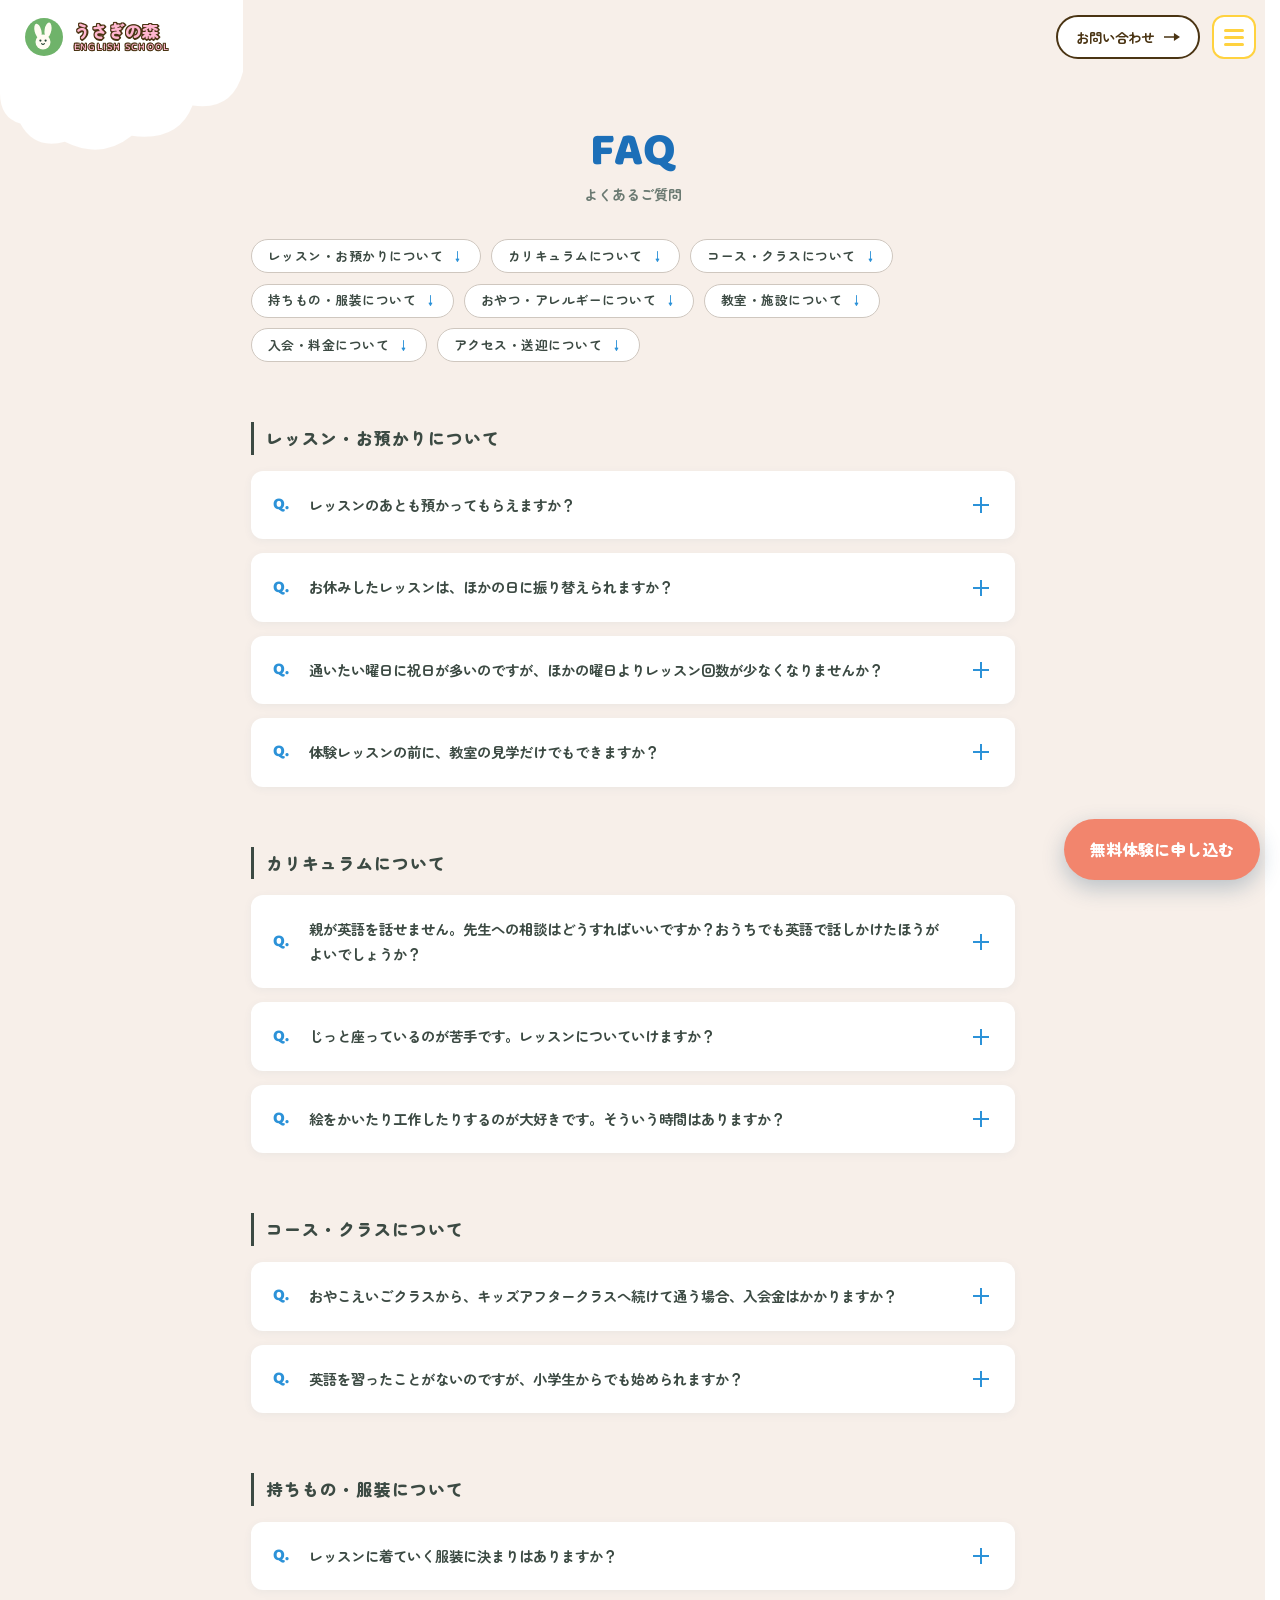
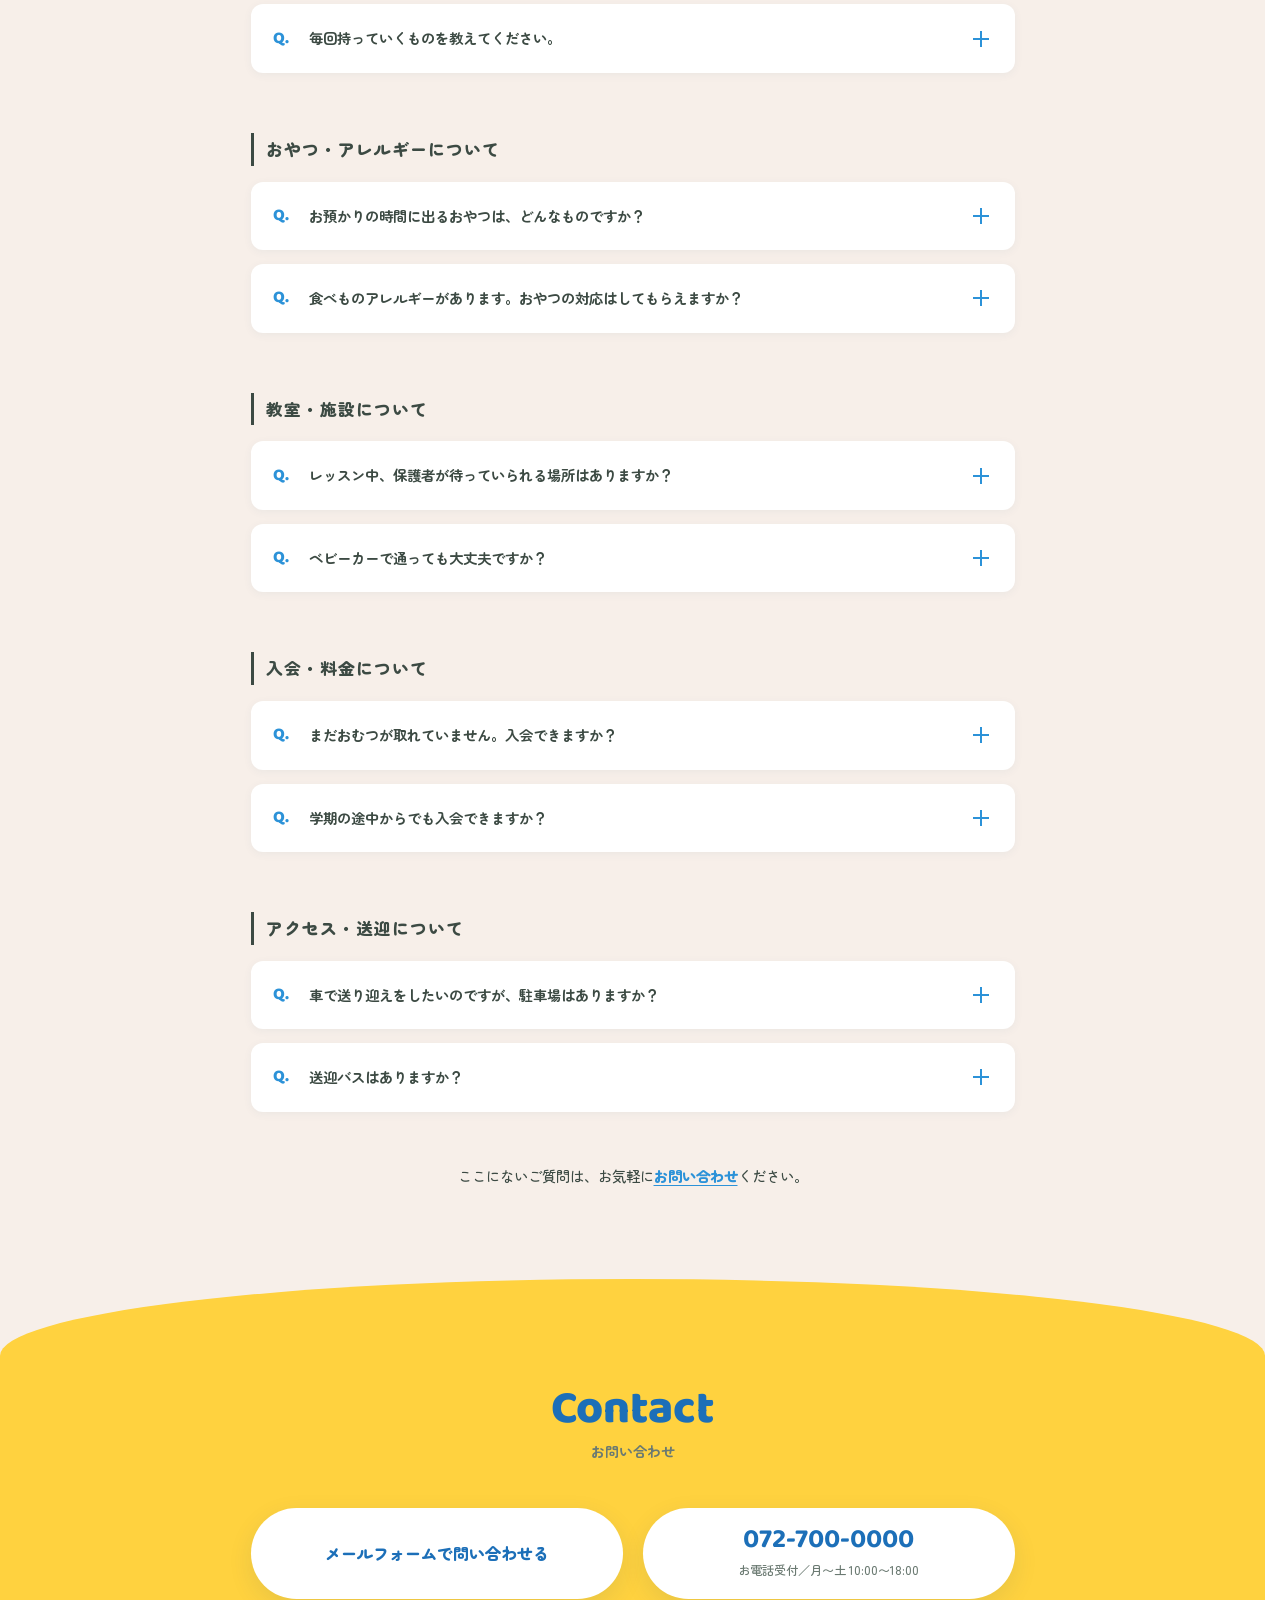
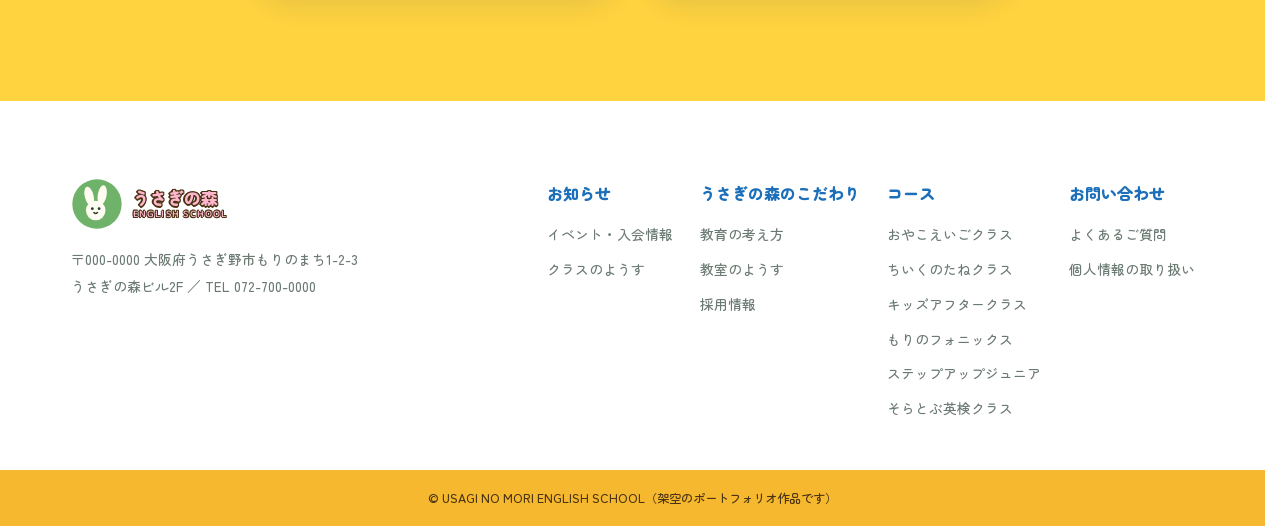
<file: faq.html>
<!DOCTYPE html>
<html lang="ja">
<head>
<meta charset="UTF-8">
<meta name="viewport" content="width=device-width, initial-scale=1">
<title>よくあるご質問｜うさぎの森 えいごスクール</title>
<meta name="description" content="うさぎの森 えいごスクールによく寄せられるご質問をまとめました。レッスン・お預かり、カリキュラム、コース、持ちもの、おやつ、教室、入会・料金、アクセスについてお答えします。">
<link rel="icon" href="images/logo-usagi.svg" type="image/svg+xml">

<link rel="preconnect" href="https://fonts.googleapis.com">
<link rel="preconnect" href="https://fonts.gstatic.com" crossorigin>
<link href="https://fonts.googleapis.com/css2?family=Baloo+2:wght@500;700;800&family=Zen+Maru+Gothic:wght@400;500;700;900&display=swap" rel="stylesheet">

<link rel="stylesheet" href="style.css">
<link rel="stylesheet" href="css/faq.css">
</head>
<body class="page-news-detail page-faq">
<!-- ============ ヘッダー ============ -->
<header class="site-header">
  <a class="logo" href="index.html#top">
    <img src="images/logo-usagi.svg" width="40" height="40" alt="">
    <span class="logo__text"><strong>うさぎの森</strong><small>ENGLISH SCHOOL</small></span>
  </a>

  <div class="header-actions">
    <a class="pill pill--blue" href="contact.html">お問い合わせ</a>
  </div>

  <button class="nav-toggle" type="button" aria-expanded="false" aria-controls="drawer">
    <span class="nav-toggle__bar"></span>
    <span class="visually-hidden">メニューを開く</span>
  </button>
</header>

<div class="drawer" id="drawer" hidden>
  <nav class="drawer__inner" aria-label="メインメニュー">

    <!-- 1列目：トップ・お知らせ -->
    <div class="drawer__col">
      <p class="drawer__head"><a href="index.html#top">トップページ</a></p>
      <p class="drawer__head"><a href="news.html">お知らせ</a></p>
      <ul class="drawer__sub">
        <li><a href="news.html">お知らせのページ</a></li>
        <li><a href="index.html#news">イベント・入会情報</a></li>
        <li><a href="index.html#news">クラスのようす</a></li>
      </ul>
      <p class="drawer__head"><a href="index.html#concept">コンセプト</a></p>
    </div>

    <!-- 2列目：コース（カード） -->
    <div class="drawer__col drawer__col--course">
      <p class="drawer__head"><a href="course.html">コース</a></p>
      <ul class="drawer__courses">
        <li><a class="drawer__course" href="course.html#oyako"><img src="images/img-picture/2.png" width="500" height="500" alt=""><span>おやこえいごクラス</span></a></li>
        <li><a class="drawer__course" href="course.html#chiiku"><img src="images/img-picture/1.png" width="500" height="500" alt=""><span>ちいくのたねクラス</span></a></li>
        <li><a class="drawer__course" href="course.html#after"><img src="images/img-picture/7.png" width="500" height="500" alt=""><span>キッズアフタークラス</span></a></li>
        <li><a class="drawer__course" href="course.html#phonics"><img src="images/img-picture/6.png" width="500" height="500" alt=""><span>もりのフォニックス</span></a></li>
        <li><a class="drawer__course" href="course.html#step"><img src="images/img-picture/14.png" width="500" height="500" alt=""><span>ステップアップジュニア</span></a></li>
        <li><a class="drawer__course" href="course.html#eiken"><img src="images/img-picture/3.png" width="500" height="500" alt=""><span>そらとぶ英検クラス</span></a></li>
      </ul>
    </div>

    <!-- 3列目：こだわり・FAQ・採用・ボタン -->
    <div class="drawer__col">
      <p class="drawer__head"><a href="about.html"><span class="nowrap">うさぎの森の</span><span class="nowrap">こだわり</span></a></p>
      <ul class="drawer__sub">
        <li><a href="index.html#concept">教育の考え方</a></li>
        <li><a href="about.html#map">教室のようす</a></li>
        <li><a href="about.html#facility">アクセス</a></li>
      </ul>
      <p class="drawer__head"><a href="faq.html">よくあるご質問</a></p>
      <p class="drawer__head"><a href="index.html#recruit">採用情報</a></p>
      <p class="drawer__small"><a href="contact.html#privacy">個人情報の取り扱い</a></p>

      <a class="drawer__btn drawer__btn--mail" href="contact.html">
        <svg viewBox="0 0 24 24" aria-hidden="true"><rect x="2.5" y="5" width="19" height="14" rx="2" fill="#fff"/><path d="M3.5 6.5l8.5 6.5 8.5-6.5" fill="none" stroke="#4FA83C" stroke-width="1.8" stroke-linejoin="round"/></svg>
        <span>お問い合わせ</span>
      </a>
      <a class="drawer__btn drawer__btn--insta" href="https://www.instagram.com/" target="_blank" rel="noopener noreferrer">
        <svg viewBox="0 0 24 24" aria-hidden="true"><rect x="3" y="3" width="18" height="18" rx="5" fill="none" stroke="currentColor" stroke-width="1.8"/><circle cx="12" cy="12" r="4" fill="none" stroke="currentColor" stroke-width="1.8"/><circle cx="17.3" cy="6.7" r="1.2" fill="currentColor"/></svg>
        <span>Instagram</span>
      </a>
    </div>
  </nav>

  <!-- 下に流れる大きな文字 -->
  <div class="marquee drawer__marquee" aria-hidden="true">
    <div class="marquee__track">
      <span>USAGI NO MORI <em>&#127807;</em> ENGLISH SCHOOL <em>&#128048;</em> USAGI NO MORI <em>&#127807;</em> ENGLISH SCHOOL <em>&#128048;</em> USAGI NO MORI <em>&#127807;</em> ENGLISH SCHOOL <em>&#128048;</em> </span>
      <span>USAGI NO MORI <em>&#127807;</em> ENGLISH SCHOOL <em>&#128048;</em> USAGI NO MORI <em>&#127807;</em> ENGLISH SCHOOL <em>&#128048;</em> USAGI NO MORI <em>&#127807;</em> ENGLISH SCHOOL <em>&#128048;</em> </span>
    </div>
  </div>
</div>
<!-- ドロワー表示中に背景をうす暗くするマスク -->
<div class="drawer-mask" id="drawerMask" hidden></div>


<main id="top">

<!-- ============ よくあるご質問 ============ -->
<section class="news-detail faq-page">
  <svg class="news-detail__cloud" viewBox="0 0 240 150" aria-hidden="true"><path d="M0 0h240v70q-10 40-50 34-14 36-60 30-30 24-66 6-30 8-44-18-20-6-20-30z" fill="#fff"/></svg>
  <div class="wrap faq-page__inner">
    <h1 class="heading heading--center news-detail__heading">FAQ<small>よくあるご質問</small></h1>

    <!-- カテゴリへ移動 -->
    <nav class="faq-jump" aria-label="質問のカテゴリ">
      <ul>
        <li><a href="#faq-lesson">レッスン・お預かりについて</a></li>
        <li><a href="#faq-curriculum">カリキュラムについて</a></li>
        <li><a href="#faq-course">コース・クラスについて</a></li>
        <li><a href="#faq-wear">持ちもの・服装について</a></li>
        <li><a href="#faq-snack">おやつ・アレルギーについて</a></li>
        <li><a href="#faq-facility">教室・施設について</a></li>
        <li><a href="#faq-join">入会・料金について</a></li>
        <li><a href="#faq-access">アクセス・送迎について</a></li>
      </ul>
    </nav>

    <section class="faq-cat" id="faq-lesson">
      <h2 class="faq-cat__title">レッスン・お預かりについて</h2>
      <ul class="faq-list">
        <li class="faq-item">
          <button class="faq-item__q" type="button" aria-expanded="false">レッスンのあとも預かってもらえますか？</button>
          <div class="faq-item__a"><p>キッズアフタークラスでは、レッスン後18:30までのお預かりがあります（事前予約制・別料金）。早めのお預かりは15:00から、おやつつきでご利用いただけます。</p></div>
        </li>
        <li class="faq-item">
          <button class="faq-item__q" type="button" aria-expanded="false">お休みしたレッスンは、ほかの日に振り替えられますか？</button>
          <div class="faq-item__a"><p>前日の18:00までにご連絡いただければ、同じ月のうちに別の曜日のクラスへ振替ができます。空き状況は受付またはお電話でお伝えします。</p></div>
        </li>
        <li class="faq-item">
          <button class="faq-item__q" type="button" aria-expanded="false">通いたい曜日に祝日が多いのですが、ほかの曜日よりレッスン回数が少なくなりませんか？</button>
          <div class="faq-item__a"><p>年間のレッスン回数は、どの曜日でも同じになるように組んでいます。祝日でお休みになった分は、補講日をご用意しています。</p></div>
        </li>
        <li class="faq-item">
          <button class="faq-item__q" type="button" aria-expanded="false">体験レッスンの前に、教室の見学だけでもできますか？</button>
          <div class="faq-item__a"><p>はい、見学だけでも大歓迎です。レッスン中の様子を10〜15分ほどご覧いただけます。ご希望の日時をお問い合わせフォームからお知らせください。</p></div>
        </li>
      </ul>
    </section>

    <section class="faq-cat" id="faq-curriculum">
      <h2 class="faq-cat__title">カリキュラムについて</h2>
      <ul class="faq-list">
        <li class="faq-item">
          <button class="faq-item__q" type="button" aria-expanded="false">親が英語を話せません。先生への相談はどうすればいいですか？おうちでも英語で話しかけたほうがよいでしょうか？</button>
          <div class="faq-item__a"><p>日本人スタッフがいつもいるので、ご相談はすべて日本語で大丈夫です。おうちでは無理に英語を使わず、レッスンで覚えた歌やことばを一緒に楽しんでいただくのがいちばんです。</p></div>
        </li>
        <li class="faq-item">
          <button class="faq-item__q" type="button" aria-expanded="false">じっと座っているのが苦手です。レッスンについていけますか？</button>
          <div class="faq-item__a"><p>小さなお子さまのクラスは、歌やダンス、ゲームなど体を動かす時間をたっぷり取っています。座って取り組む時間も少しずつ増やしていくので、ご安心ください。</p></div>
        </li>
        <li class="faq-item">
          <button class="faq-item__q" type="button" aria-expanded="false">絵をかいたり工作したりするのが大好きです。そういう時間はありますか？</button>
          <div class="faq-item__a"><p>ちいくのたねクラスを中心に、季節の工作や色あそびを英語で楽しむ時間があります。作ったものは、みんなの前で英語でしょうかいします。</p></div>
        </li>
      </ul>
    </section>

    <section class="faq-cat" id="faq-course">
      <h2 class="faq-cat__title">コース・クラスについて</h2>
      <ul class="faq-list">
        <li class="faq-item">
          <button class="faq-item__q" type="button" aria-expanded="false">おやこえいごクラスから、キッズアフタークラスへ続けて通う場合、入会金はかかりますか？</button>
          <div class="faq-item__a"><p>うさぎの森の中でコースを移る場合は、あらためて入会金をいただくことはありません。テキスト代など、コースごとに必要な費用だけをご案内します。</p></div>
        </li>
        <li class="faq-item">
          <button class="faq-item__q" type="button" aria-expanded="false">英語を習ったことがないのですが、小学生からでも始められますか？</button>
          <div class="faq-item__a"><p>はい、もちろんです。ステップアップジュニアは学年ではなく英語のレベルでクラスを分けているので、はじめてのお子さまも無理なくスタートできます。</p></div>
        </li>
      </ul>
    </section>

    <section class="faq-cat" id="faq-wear">
      <h2 class="faq-cat__title">持ちもの・服装について</h2>
      <ul class="faq-list">
        <li class="faq-item">
          <button class="faq-item__q" type="button" aria-expanded="false">レッスンに着ていく服装に決まりはありますか？</button>
          <div class="faq-item__a"><p>決まった制服はありません。体を動かす時間があるので、動きやすく、よごれても大丈夫な服装でお越しください。</p></div>
        </li>
        <li class="faq-item">
          <button class="faq-item__q" type="button" aria-expanded="false">毎回持っていくものを教えてください。</button>
          <div class="faq-item__a"><p>レッスンバッグ（入会時にお渡しします）、テキスト、水筒をお持ちください。お預かりを利用する日は、着替えとハンカチもあると安心です。</p></div>
        </li>
      </ul>
    </section>

    <section class="faq-cat" id="faq-snack">
      <h2 class="faq-cat__title">おやつ・アレルギーについて</h2>
      <ul class="faq-list">
        <li class="faq-item">
          <button class="faq-item__q" type="button" aria-expanded="false">お預かりの時間に出るおやつは、どんなものですか？</button>
          <div class="faq-item__a"><p>おにぎりやふかし芋、季節のくだものなど、なるべく手づくりに近いやさしいおやつをご用意しています。献立は月ごとにお知らせします。</p></div>
        </li>
        <li class="faq-item">
          <button class="faq-item__q" type="button" aria-expanded="false">食べものアレルギーがあります。おやつの対応はしてもらえますか？</button>
          <div class="faq-item__a"><p>入会時にアレルギーの内容をくわしく伺い、除去したおやつをご用意しています。ご心配な場合は、おうちからおやつをお持ちいただくこともできます。</p></div>
        </li>
      </ul>
    </section>

    <section class="faq-cat" id="faq-facility">
      <h2 class="faq-cat__title">教室・施設について</h2>
      <ul class="faq-list">
        <li class="faq-item">
          <button class="faq-item__q" type="button" aria-expanded="false">レッスン中、保護者が待っていられる場所はありますか？</button>
          <div class="faq-item__a"><p>4Fに保護者ラウンジがあります。Wi-Fiも使えるので、お仕事や読書をしながらお待ちいただけます。教室のようすは、ラウンジのモニターからもご覧いただけます。</p></div>
        </li>
        <li class="faq-item">
          <button class="faq-item__q" type="button" aria-expanded="false">ベビーカーで通っても大丈夫ですか？</button>
          <div class="faq-item__a"><p>はい、大丈夫です。1Fのエントランスにベビーカー置き場があり、各階へはエレベーターで移動できます。小さなごきょうだいと一緒でも安心してお越しください。</p></div>
        </li>
      </ul>
    </section>

    <section class="faq-cat" id="faq-join">
      <h2 class="faq-cat__title">入会・料金について</h2>
      <ul class="faq-list">
        <li class="faq-item">
          <button class="faq-item__q" type="button" aria-expanded="false">まだおむつが取れていません。入会できますか？</button>
          <div class="faq-item__a"><p>はい、大丈夫です。おやこえいごクラスとちいくのたねクラスは、おむつのお子さまも通われています。トイレのタイミングは、スタッフがお声がけします。</p></div>
        </li>
        <li class="faq-item">
          <button class="faq-item__q" type="button" aria-expanded="false">学期の途中からでも入会できますか？</button>
          <div class="faq-item__a"><p>はい、いつからでも入会できます。月の途中から始める場合、その月の月謝は回数に合わせて日割りで計算します。</p></div>
        </li>
      </ul>
    </section>

    <section class="faq-cat" id="faq-access">
      <h2 class="faq-cat__title">アクセス・送迎について</h2>
      <ul class="faq-list">
        <li class="faq-item">
          <button class="faq-item__q" type="button" aria-expanded="false">車で送り迎えをしたいのですが、駐車場はありますか？</button>
          <div class="faq-item__a"><p>教室の専用駐車場はありませんが、徒歩1分のところに提携のコインパーキングがあります。レッスン中は1時間分の駐車券をお渡ししています。</p></div>
        </li>
        <li class="faq-item">
          <button class="faq-item__q" type="button" aria-expanded="false">送迎バスはありますか？</button>
          <div class="faq-item__a"><p>小学生クラスのみ、うさぎ野市内の3つのルートで送迎バスを運行しています。くわしい停留所は、体験レッスンの際にお渡しします。</p></div>
        </li>
      </ul>
    </section>

    <p class="faq-page__more">ここにないご質問は、お気軽に<a href="contact.html">お問い合わせ</a>ください。</p>
  </div>
</section>

<!-- ============ お問い合わせ ============ -->
<section class="section contact" id="contact">
  <div class="wrap wrap--narrow">
    <h2 class="heading heading--center heading--light">Contact<small>お問い合わせ</small></h2>
    <div class="contact__actions">
      <a class="contact__btn" href="contact.html">
        <span>メールフォームで問い合わせる</span>
      </a>
      <a class="contact__btn contact__btn--tel" href="tel:0727000000">
        <strong>072-700-0000</strong>
        <small>お電話受付／月〜土 10:00〜18:00</small>
      </a>
    </div>
  </div>
</section>


</main>

<!-- ============ フッター ============ -->
<footer class="site-footer">
  <div class="wrap site-footer__top">
    <div class="site-footer__brand">
      <div class="logo logo--footer">
        <img src="images/logo-usagi.svg" width="52" height="52" alt="">
        <span class="logo__text"><strong>うさぎの森</strong><small>ENGLISH SCHOOL</small></span>
      </div>
      <p class="site-footer__addr">
        〒000-0000 大阪府うさぎ野市もりのまち1-2-3<br>
        うさぎの森ビル2F ／ TEL 072-700-0000
      </p>
    </div>

    <nav class="site-footer__nav" aria-label="フッターメニュー">
      <div>
        <p class="site-footer__navtitle"><a href="news.html">お知らせ</a></p>
        <ul>
          <li><a href="index.html#news">イベント・入会情報</a></li>
          <li><a href="index.html#news">クラスのようす</a></li>
        </ul>
      </div>
      <div>
        <p class="site-footer__navtitle"><a href="about.html"><span class="nowrap">うさぎの森の</span><span class="nowrap">こだわり</span></a></p>
        <ul>
          <li><a href="index.html#concept">教育の考え方</a></li>
          <li><a href="about.html#map">教室のようす</a></li>
          <li><a href="index.html#recruit">採用情報</a></li>
        </ul>
      </div>
      <div>
        <p class="site-footer__navtitle"><a href="course.html">コース</a></p>
        <ul>
          <li><a href="course.html#oyako">おやこえいごクラス</a></li>
          <li><a href="course.html#chiiku">ちいくのたねクラス</a></li>
          <li><a href="course.html#after">キッズアフタークラス</a></li>
          <li><a href="course.html#phonics">もりのフォニックス</a></li>
          <li><a href="course.html#step">ステップアップジュニア</a></li>
          <li><a href="course.html#eiken">そらとぶ英検クラス</a></li>
        </ul>
      </div>
      <div>
        <p class="site-footer__navtitle"><a href="contact.html">お問い合わせ</a></p>
        <ul>
          <li><a href="faq.html">よくあるご質問</a></li>
          <li><a href="contact.html#privacy">個人情報の取り扱い</a></li>
        </ul>
      </div>
    </nav>
  </div>

  <!-- 無料体験ボタン：701px以上は右下に追従、700px以下はここ（コピーライトの上）に表示 -->
  <div class="floating-cta-area">
    <a class="floating-cta" href="contact.html">無料体験<span>に申し込む</span></a>
  </div>

  <p class="copyright">&copy; USAGI NO MORI ENGLISH SCHOOL<span class="copyright__note">（架空のポートフォリオ作品です）</span></p>
</footer>


<script src="main.js" defer></script>
</body>
</html>
</file>
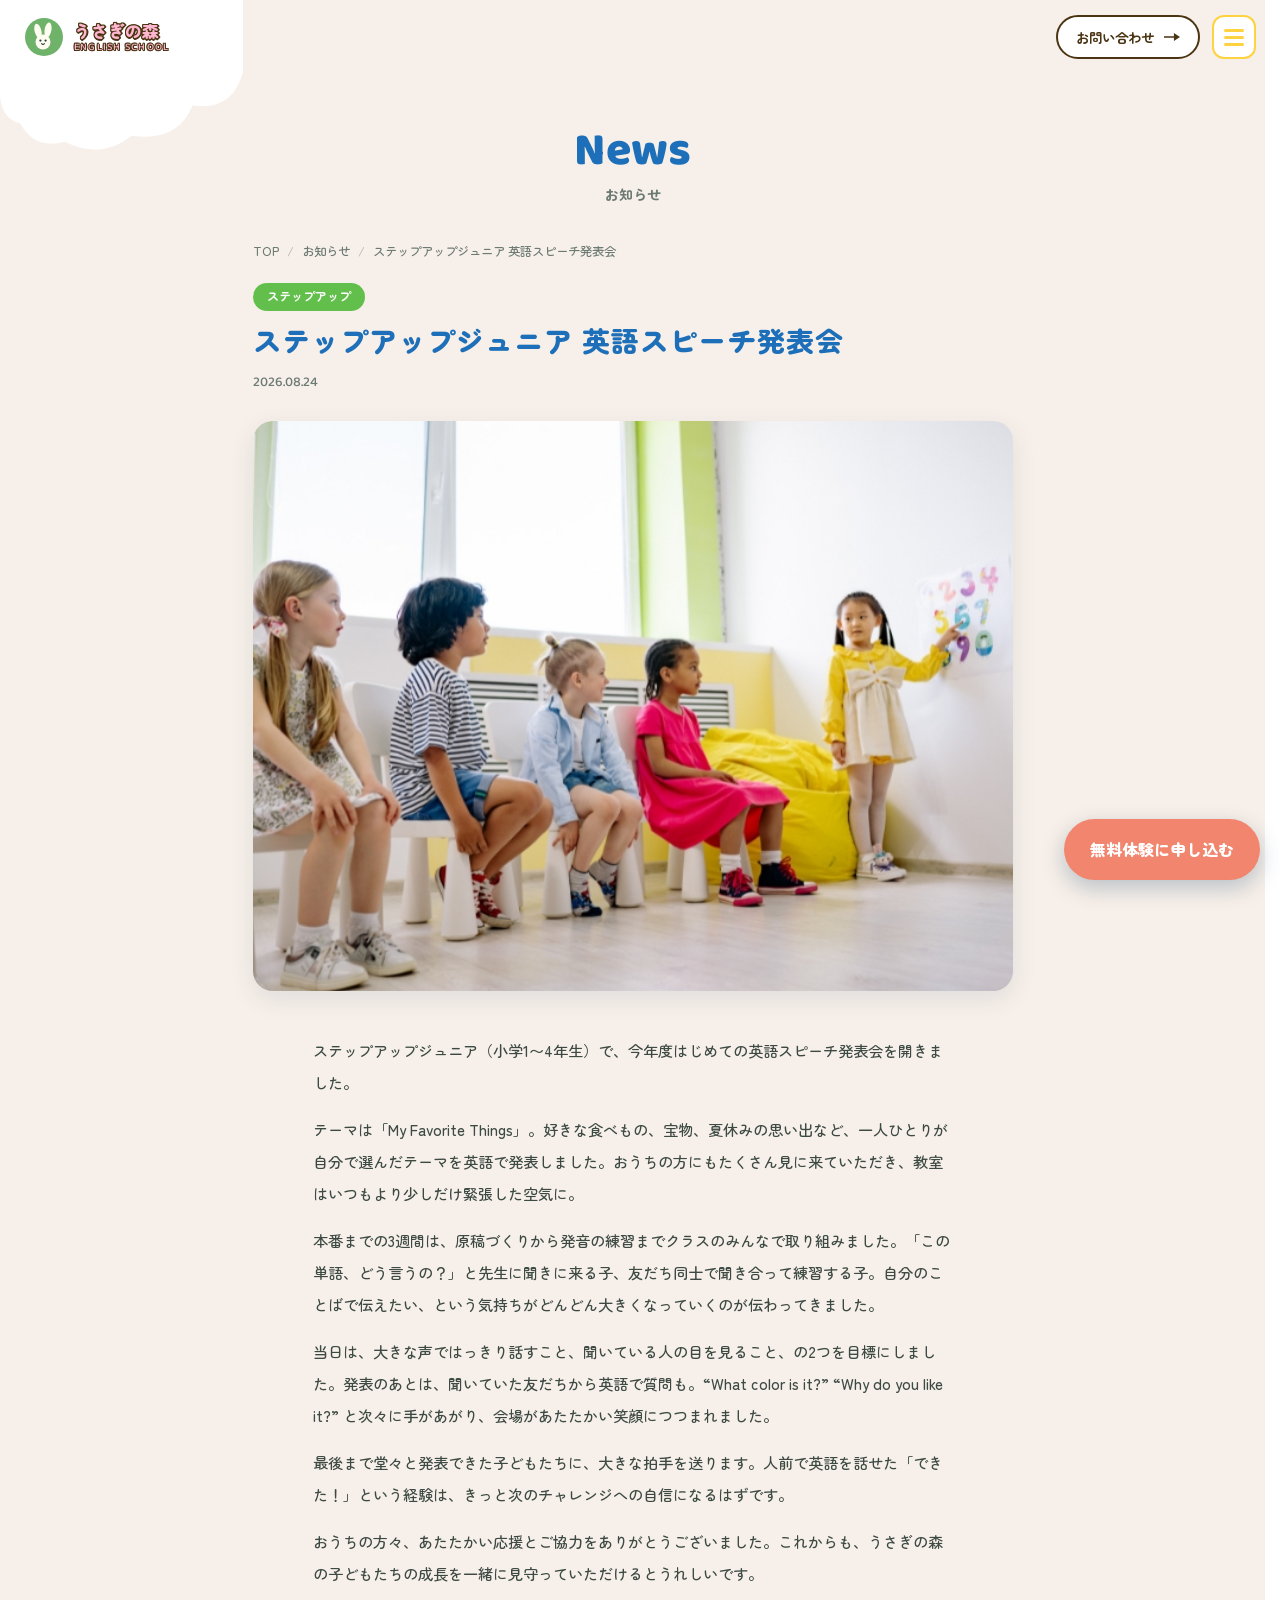
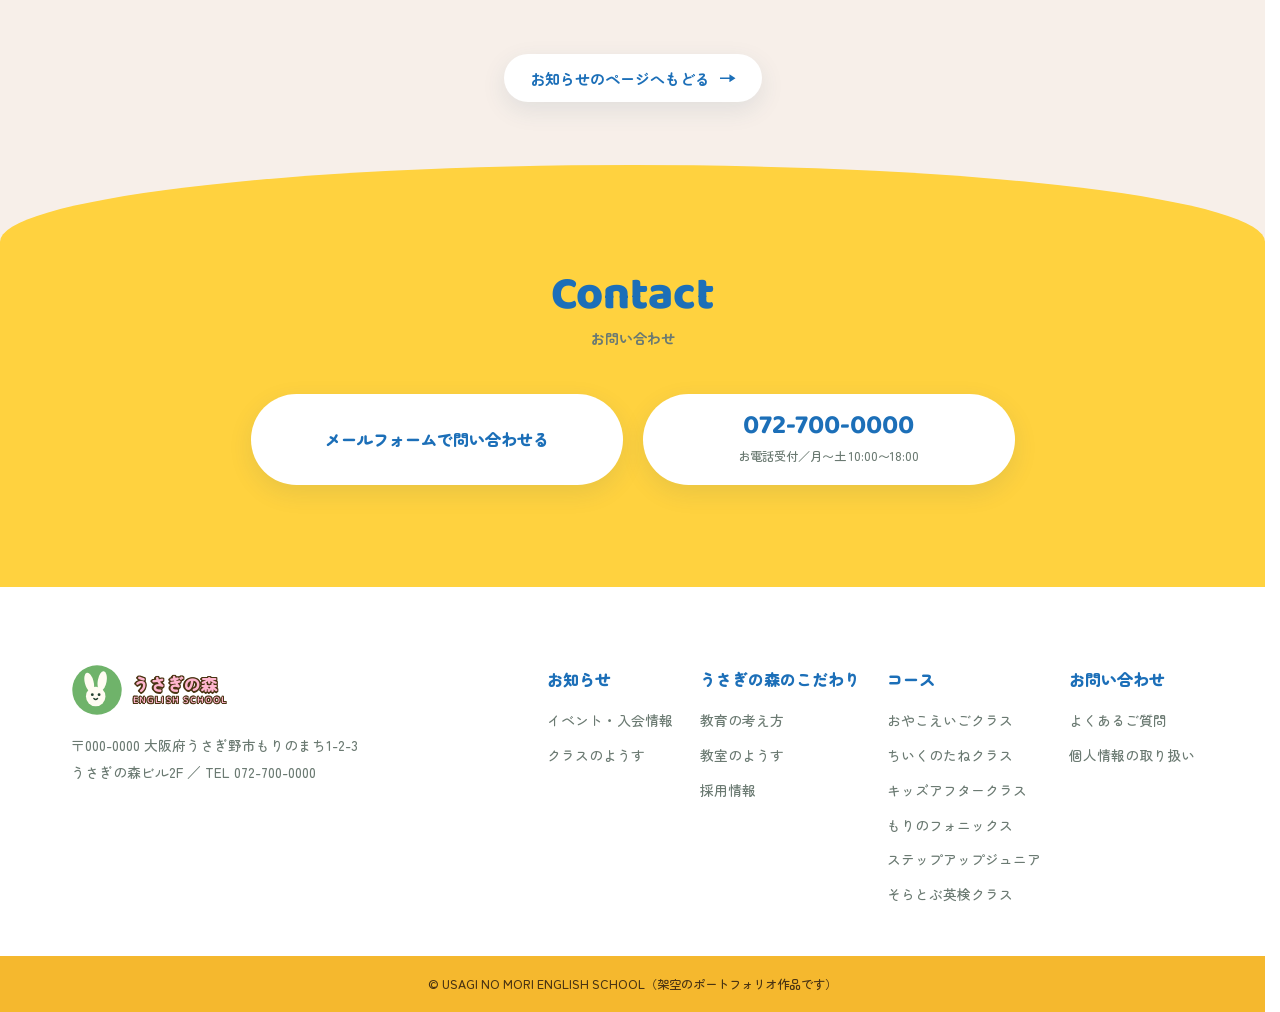
<file: news-detail.html>
<!DOCTYPE html>
<html lang="ja">
<head>
<meta charset="UTF-8">
<meta name="viewport" content="width=device-width, initial-scale=1">
<title>ステップアップジュニア 英語スピーチ発表会｜お知らせ｜うさぎの森 えいごスクール</title>
<meta name="description" content="ステップアップジュニアの英語スピーチ発表会を開きました。大阪府うさぎ野市の子ども専門英会話スクール「うさぎの森 えいごスクール」のお知らせです。">
<link rel="icon" href="images/logo-usagi.svg" type="image/svg+xml">

<link rel="preconnect" href="https://fonts.googleapis.com">
<link rel="preconnect" href="https://fonts.gstatic.com" crossorigin>
<link href="https://fonts.googleapis.com/css2?family=Baloo+2:wght@500;700;800&family=Zen+Maru+Gothic:wght@400;500;700;900&display=swap" rel="stylesheet">

<link rel="stylesheet" href="style.css">
</head>
<body class="page-news-detail">
<!-- ============ ヘッダー ============ -->
<header class="site-header">
  <a class="logo" href="index.html#top">
    <img src="images/logo-usagi.svg" width="40" height="40" alt="">
    <span class="logo__text"><strong>うさぎの森</strong><small>ENGLISH SCHOOL</small></span>
  </a>

  <div class="header-actions">
    <a class="pill pill--blue" href="contact.html">お問い合わせ</a>
  </div>

  <button class="nav-toggle" type="button" aria-expanded="false" aria-controls="drawer">
    <span class="nav-toggle__bar"></span>
    <span class="visually-hidden">メニューを開く</span>
  </button>
</header>

<div class="drawer" id="drawer" hidden>
  <nav class="drawer__inner" aria-label="メインメニュー">

    <!-- 1列目：トップ・お知らせ -->
    <div class="drawer__col">
      <p class="drawer__head"><a href="index.html#top">トップページ</a></p>
      <p class="drawer__head"><a href="news.html">お知らせ</a></p>
      <ul class="drawer__sub">
        <li><a href="news.html">お知らせのページ</a></li>
        <li><a href="index.html#news">イベント・入会情報</a></li>
        <li><a href="index.html#news">クラスのようす</a></li>
      </ul>
      <p class="drawer__head"><a href="index.html#concept">コンセプト</a></p>
    </div>

    <!-- 2列目：コース（カード） -->
    <div class="drawer__col drawer__col--course">
      <p class="drawer__head"><a href="course.html">コース</a></p>
      <ul class="drawer__courses">
        <li><a class="drawer__course" href="course.html#oyako"><img src="images/img-picture/2.png" width="500" height="500" alt=""><span>おやこえいごクラス</span></a></li>
        <li><a class="drawer__course" href="course.html#chiiku"><img src="images/img-picture/1.png" width="500" height="500" alt=""><span>ちいくのたねクラス</span></a></li>
        <li><a class="drawer__course" href="course.html#after"><img src="images/img-picture/7.png" width="500" height="500" alt=""><span>キッズアフタークラス</span></a></li>
        <li><a class="drawer__course" href="course.html#phonics"><img src="images/img-picture/6.png" width="500" height="500" alt=""><span>もりのフォニックス</span></a></li>
        <li><a class="drawer__course" href="course.html#step"><img src="images/img-picture/14.png" width="500" height="500" alt=""><span>ステップアップジュニア</span></a></li>
        <li><a class="drawer__course" href="course.html#eiken"><img src="images/img-picture/3.png" width="500" height="500" alt=""><span>そらとぶ英検クラス</span></a></li>
      </ul>
    </div>

    <!-- 3列目：こだわり・FAQ・採用・ボタン -->
    <div class="drawer__col">
      <p class="drawer__head"><a href="about.html"><span class="nowrap">うさぎの森の</span><span class="nowrap">こだわり</span></a></p>
      <ul class="drawer__sub">
        <li><a href="index.html#concept">教育の考え方</a></li>
        <li><a href="about.html#map">教室のようす</a></li>
        <li><a href="about.html#facility">アクセス</a></li>
      </ul>
      <p class="drawer__head"><a href="faq.html">よくあるご質問</a></p>
      <p class="drawer__head"><a href="index.html#recruit">採用情報</a></p>
      <p class="drawer__small"><a href="contact.html#privacy">個人情報の取り扱い</a></p>

      <a class="drawer__btn drawer__btn--mail" href="contact.html">
        <svg viewBox="0 0 24 24" aria-hidden="true"><rect x="2.5" y="5" width="19" height="14" rx="2" fill="#fff"/><path d="M3.5 6.5l8.5 6.5 8.5-6.5" fill="none" stroke="#4FA83C" stroke-width="1.8" stroke-linejoin="round"/></svg>
        <span>お問い合わせ</span>
      </a>
      <a class="drawer__btn drawer__btn--insta" href="https://www.instagram.com/" target="_blank" rel="noopener noreferrer">
        <svg viewBox="0 0 24 24" aria-hidden="true"><rect x="3" y="3" width="18" height="18" rx="5" fill="none" stroke="currentColor" stroke-width="1.8"/><circle cx="12" cy="12" r="4" fill="none" stroke="currentColor" stroke-width="1.8"/><circle cx="17.3" cy="6.7" r="1.2" fill="currentColor"/></svg>
        <span>Instagram</span>
      </a>
    </div>
  </nav>

  <!-- 下に流れる大きな文字 -->
  <div class="marquee drawer__marquee" aria-hidden="true">
    <div class="marquee__track">
      <span>USAGI NO MORI <em>&#127807;</em> ENGLISH SCHOOL <em>&#128048;</em> USAGI NO MORI <em>&#127807;</em> ENGLISH SCHOOL <em>&#128048;</em> USAGI NO MORI <em>&#127807;</em> ENGLISH SCHOOL <em>&#128048;</em> </span>
      <span>USAGI NO MORI <em>&#127807;</em> ENGLISH SCHOOL <em>&#128048;</em> USAGI NO MORI <em>&#127807;</em> ENGLISH SCHOOL <em>&#128048;</em> USAGI NO MORI <em>&#127807;</em> ENGLISH SCHOOL <em>&#128048;</em> </span>
    </div>
  </div>
</div>
<!-- ドロワー表示中に背景をうす暗くするマスク -->
<div class="drawer-mask" id="drawerMask" hidden></div>


<main id="top">

<!-- ============ お知らせ詳細 ============ -->
<section class="news-detail">
  <!-- 左上の白い雲（見本の飾り） -->
  <svg class="news-detail__cloud" viewBox="0 0 240 150" aria-hidden="true">
    <path d="M0 0h240v70q-10 40-50 34-14 36-60 30-30 24-66 6-30 8-44-18-20-6-20-30z" fill="#fff"/>
  </svg>

  <div class="wrap">
    <h1 class="heading heading--center news-detail__heading">News<small>お知らせ</small></h1>

    <article class="article">
      <nav class="breadcrumb" aria-label="パンくずリスト">
        <ol>
          <li><a href="index.html">TOP</a></li>
          <li><a href="news.html">お知らせ</a></li>
          <li aria-current="page">ステップアップジュニア 英語スピーチ発表会</li>
        </ol>
      </nav>

      <header class="article__head">
        <span class="tag tag--green">ステップアップ</span>
        <h2 class="article__title">ステップアップジュニア 英語スピーチ発表会</h2>
        <time class="article__date" datetime="2026-08-24">2026.08.24</time>
      </header>

      <figure class="article__main-photo reveal">
        <img src="images/news/news-02.jpg" width="1200" height="900" alt="発表会を終えて笑顔で並ぶステップアップジュニアの子どもたち">
      </figure>

      <div class="article__body">
        <p>ステップアップジュニア（小学1〜4年生）で、今年度はじめての英語スピーチ発表会を開きました。</p>
        <p>テーマは「My Favorite Things」。好きな食べもの、宝物、夏休みの思い出など、一人ひとりが自分で選んだテーマを英語で発表しました。おうちの方にもたくさん見に来ていただき、教室はいつもより少しだけ緊張した空気に。</p>

        <p>本番までの3週間は、原稿づくりから発音の練習までクラスのみんなで取り組みました。「この単語、どう言うの？」と先生に聞きに来る子、友だち同士で聞き合って練習する子。自分のことばで伝えたい、という気持ちがどんどん大きくなっていくのが伝わってきました。</p>

        <p>当日は、大きな声ではっきり話すこと、聞いている人の目を見ること、の2つを目標にしました。発表のあとは、聞いていた友だちから英語で質問も。“What color is it?” “Why do you like it?” と次々に手があがり、会場があたたかい笑顔につつまれました。</p>

        <p>最後まで堂々と発表できた子どもたちに、大きな拍手を送ります。人前で英語を話せた「できた！」という経験は、きっと次のチャレンジへの自信になるはずです。</p>
        <p>おうちの方々、あたたかい応援とご協力をありがとうございました。これからも、うさぎの森の子どもたちの成長を一緒に見守っていただけるとうれしいです。</p>
      </div>

      <p class="article__back"><a class="pill pill--white" href="news.html">お知らせのページへもどる</a></p>
    </article>
  </div>
</section>
<!-- ============ お問い合わせ ============ -->
<section class="section contact" id="contact">
  <div class="wrap wrap--narrow">
    <h2 class="heading heading--center heading--light">Contact<small>お問い合わせ</small></h2>
    <div class="contact__actions">
      <a class="contact__btn" href="contact.html">
        <span>メールフォームで問い合わせる</span>
      </a>
      <a class="contact__btn contact__btn--tel" href="tel:0727000000">
        <strong>072-700-0000</strong>
        <small>お電話受付／月〜土 10:00〜18:00</small>
      </a>
    </div>
  </div>
</section>


</main>

<!-- ============ フッター ============ -->
<footer class="site-footer">
  <div class="wrap site-footer__top">
    <div class="site-footer__brand">
      <div class="logo logo--footer">
        <img src="images/logo-usagi.svg" width="52" height="52" alt="">
        <span class="logo__text"><strong>うさぎの森</strong><small>ENGLISH SCHOOL</small></span>
      </div>
      <p class="site-footer__addr">
        〒000-0000 大阪府うさぎ野市もりのまち1-2-3<br>
        うさぎの森ビル2F ／ TEL 072-700-0000
      </p>
    </div>

    <nav class="site-footer__nav" aria-label="フッターメニュー">
      <div>
        <p class="site-footer__navtitle"><a href="news.html">お知らせ</a></p>
        <ul>
          <li><a href="index.html#news">イベント・入会情報</a></li>
          <li><a href="index.html#news">クラスのようす</a></li>
        </ul>
      </div>
      <div>
        <p class="site-footer__navtitle"><a href="about.html"><span class="nowrap">うさぎの森の</span><span class="nowrap">こだわり</span></a></p>
        <ul>
          <li><a href="index.html#concept">教育の考え方</a></li>
          <li><a href="about.html#map">教室のようす</a></li>
          <li><a href="index.html#recruit">採用情報</a></li>
        </ul>
      </div>
      <div>
        <p class="site-footer__navtitle"><a href="course.html">コース</a></p>
        <ul>
          <li><a href="course.html#oyako">おやこえいごクラス</a></li>
          <li><a href="course.html#chiiku">ちいくのたねクラス</a></li>
          <li><a href="course.html#after">キッズアフタークラス</a></li>
          <li><a href="course.html#phonics">もりのフォニックス</a></li>
          <li><a href="course.html#step">ステップアップジュニア</a></li>
          <li><a href="course.html#eiken">そらとぶ英検クラス</a></li>
        </ul>
      </div>
      <div>
        <p class="site-footer__navtitle"><a href="contact.html">お問い合わせ</a></p>
        <ul>
          <li><a href="faq.html">よくあるご質問</a></li>
          <li><a href="contact.html#privacy">個人情報の取り扱い</a></li>
        </ul>
      </div>
    </nav>
  </div>

  <!-- 無料体験ボタン：701px以上は右下に追従、700px以下はここ（コピーライトの上）に表示 -->
  <div class="floating-cta-area">
    <a class="floating-cta" href="contact.html">無料体験<span>に申し込む</span></a>
  </div>

  <p class="copyright">&copy; USAGI NO MORI ENGLISH SCHOOL<span class="copyright__note">（架空のポートフォリオ作品です）</span></p>
</footer>


<script src="main.js" defer></script>
</body>
</html>
</file>
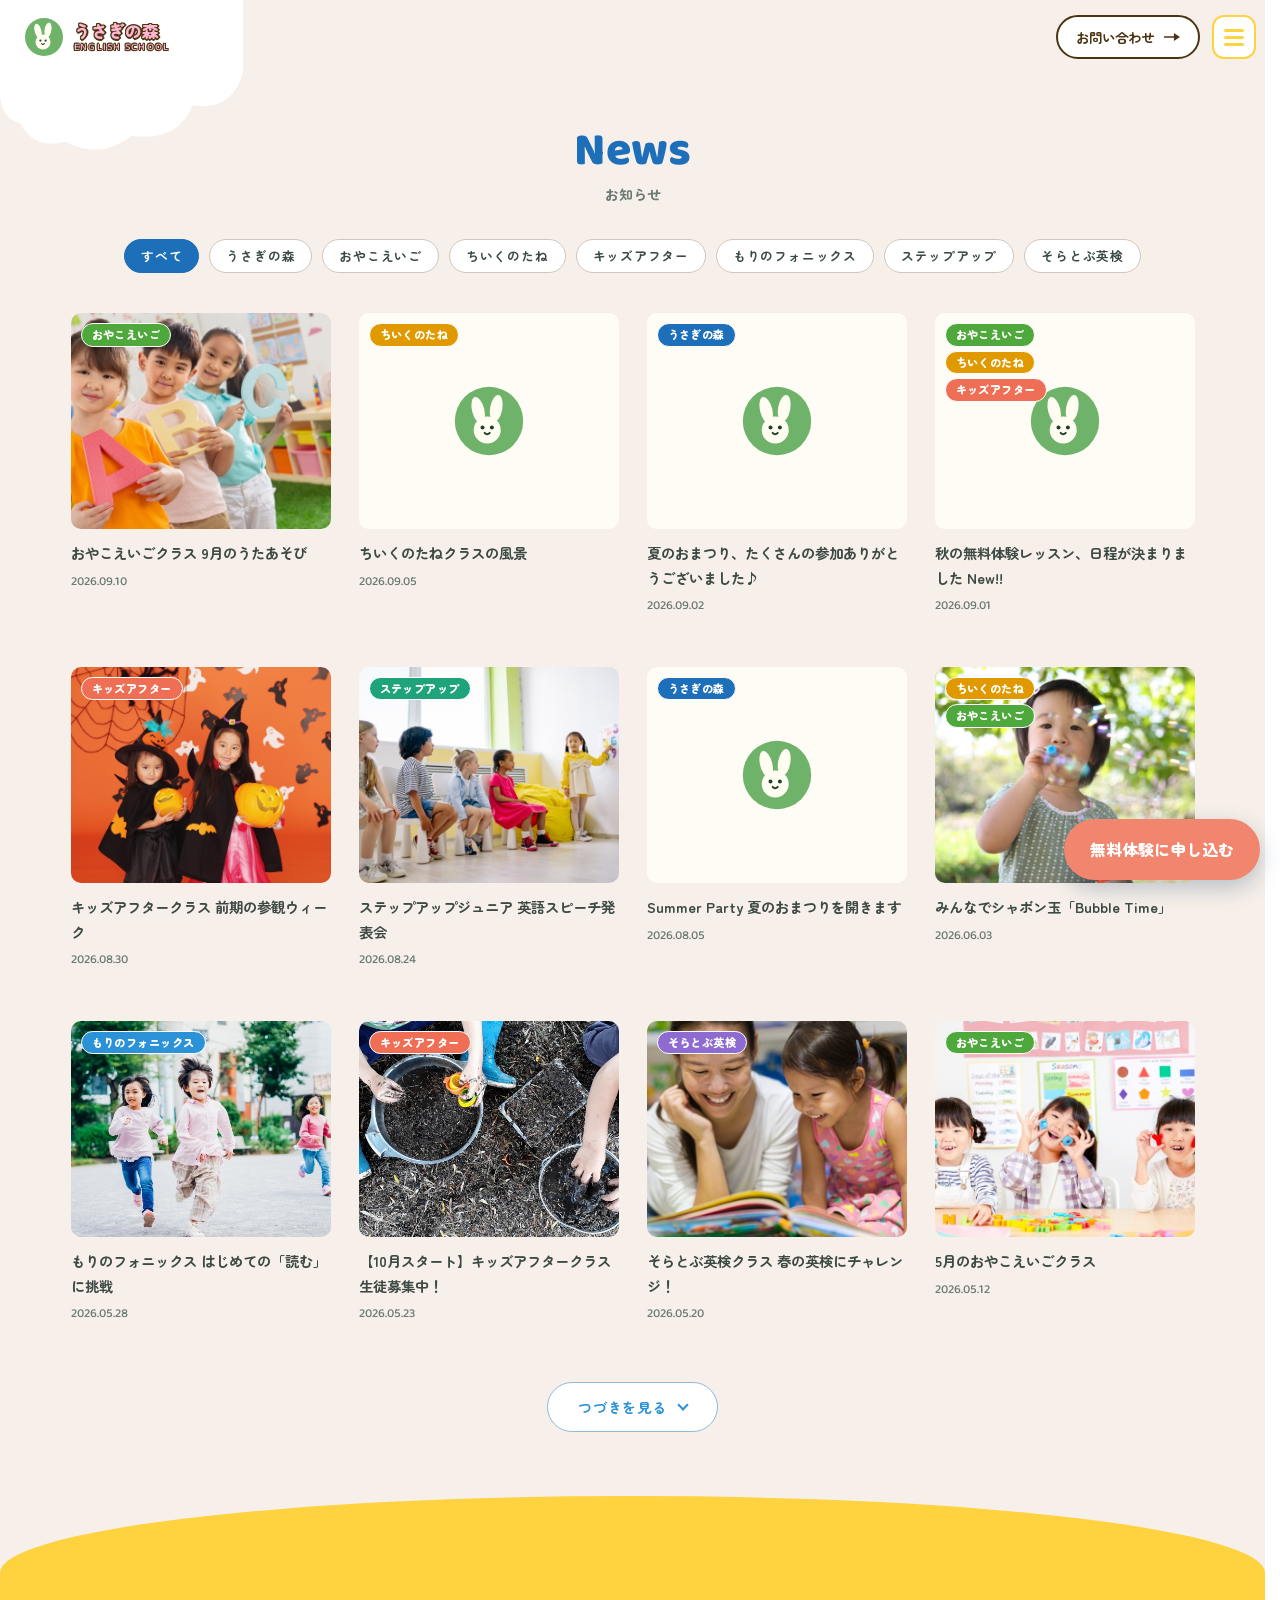
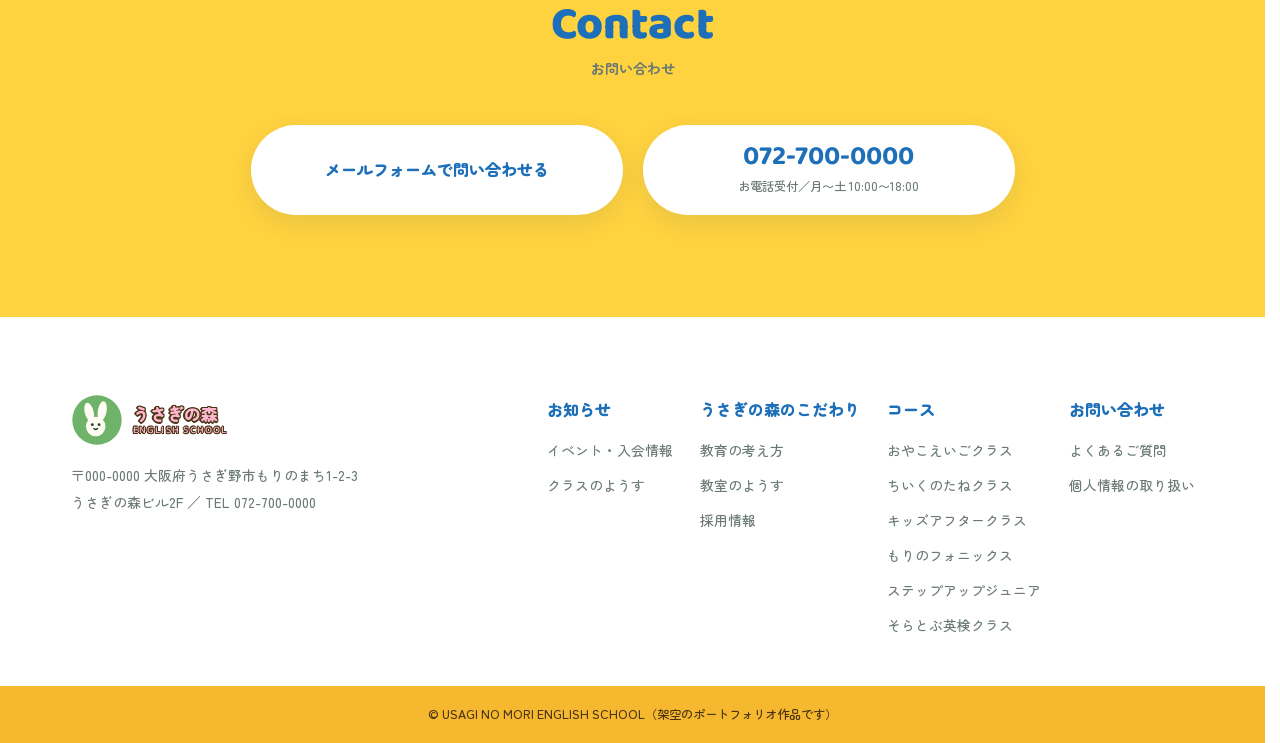
<file: news.html>
<!DOCTYPE html>
<html lang="ja">
<head>
<meta charset="UTF-8">
<meta name="viewport" content="width=device-width, initial-scale=1">
<title>お知らせ｜うさぎの森 えいごスクール</title>
<meta name="description" content="大阪府うさぎ野市の子ども専門英会話スクール「うさぎの森 えいごスクール」のお知らせのページです。イベント・入会情報や各クラスのようすをお届けします。">
<link rel="icon" href="images/logo-usagi.svg" type="image/svg+xml">

<link rel="preconnect" href="https://fonts.googleapis.com">
<link rel="preconnect" href="https://fonts.gstatic.com" crossorigin>
<link href="https://fonts.googleapis.com/css2?family=Baloo+2:wght@500;700;800&family=Zen+Maru+Gothic:wght@400;500;700;900&display=swap" rel="stylesheet">

<link rel="stylesheet" href="style.css">
<link rel="stylesheet" href="css/news.css">
</head>
<body class="page-news-detail page-news">
<!-- ============ ヘッダー ============ -->
<header class="site-header">
  <a class="logo" href="index.html#top">
    <img src="images/logo-usagi.svg" width="40" height="40" alt="">
    <span class="logo__text"><strong>うさぎの森</strong><small>ENGLISH SCHOOL</small></span>
  </a>

  <div class="header-actions">
    <a class="pill pill--blue" href="contact.html">お問い合わせ</a>
  </div>

  <button class="nav-toggle" type="button" aria-expanded="false" aria-controls="drawer">
    <span class="nav-toggle__bar"></span>
    <span class="visually-hidden">メニューを開く</span>
  </button>
</header>

<div class="drawer" id="drawer" hidden>
  <nav class="drawer__inner" aria-label="メインメニュー">

    <!-- 1列目：トップ・お知らせ -->
    <div class="drawer__col">
      <p class="drawer__head"><a href="index.html#top">トップページ</a></p>
      <p class="drawer__head"><a href="news.html">お知らせ</a></p>
      <ul class="drawer__sub">
        <li><a href="news.html">お知らせのページ</a></li>
        <li><a href="index.html#news">イベント・入会情報</a></li>
        <li><a href="index.html#news">クラスのようす</a></li>
      </ul>
      <p class="drawer__head"><a href="index.html#concept">コンセプト</a></p>
    </div>

    <!-- 2列目：コース（カード） -->
    <div class="drawer__col drawer__col--course">
      <p class="drawer__head"><a href="course.html">コース</a></p>
      <ul class="drawer__courses">
        <li><a class="drawer__course" href="course.html#oyako"><img src="images/img-picture/2.png" width="500" height="500" alt=""><span>おやこえいごクラス</span></a></li>
        <li><a class="drawer__course" href="course.html#chiiku"><img src="images/img-picture/1.png" width="500" height="500" alt=""><span>ちいくのたねクラス</span></a></li>
        <li><a class="drawer__course" href="course.html#after"><img src="images/img-picture/7.png" width="500" height="500" alt=""><span>キッズアフタークラス</span></a></li>
        <li><a class="drawer__course" href="course.html#phonics"><img src="images/img-picture/6.png" width="500" height="500" alt=""><span>もりのフォニックス</span></a></li>
        <li><a class="drawer__course" href="course.html#step"><img src="images/img-picture/14.png" width="500" height="500" alt=""><span>ステップアップジュニア</span></a></li>
        <li><a class="drawer__course" href="course.html#eiken"><img src="images/img-picture/3.png" width="500" height="500" alt=""><span>そらとぶ英検クラス</span></a></li>
      </ul>
    </div>

    <!-- 3列目：こだわり・FAQ・採用・ボタン -->
    <div class="drawer__col">
      <p class="drawer__head"><a href="about.html"><span class="nowrap">うさぎの森の</span><span class="nowrap">こだわり</span></a></p>
      <ul class="drawer__sub">
        <li><a href="index.html#concept">教育の考え方</a></li>
        <li><a href="about.html#map">教室のようす</a></li>
        <li><a href="about.html#facility">アクセス</a></li>
      </ul>
      <p class="drawer__head"><a href="faq.html">よくあるご質問</a></p>
      <p class="drawer__head"><a href="index.html#recruit">採用情報</a></p>
      <p class="drawer__small"><a href="contact.html#privacy">個人情報の取り扱い</a></p>

      <a class="drawer__btn drawer__btn--mail" href="contact.html">
        <svg viewBox="0 0 24 24" aria-hidden="true"><rect x="2.5" y="5" width="19" height="14" rx="2" fill="#fff"/><path d="M3.5 6.5l8.5 6.5 8.5-6.5" fill="none" stroke="#4FA83C" stroke-width="1.8" stroke-linejoin="round"/></svg>
        <span>お問い合わせ</span>
      </a>
      <a class="drawer__btn drawer__btn--insta" href="https://www.instagram.com/" target="_blank" rel="noopener noreferrer">
        <svg viewBox="0 0 24 24" aria-hidden="true"><rect x="3" y="3" width="18" height="18" rx="5" fill="none" stroke="currentColor" stroke-width="1.8"/><circle cx="12" cy="12" r="4" fill="none" stroke="currentColor" stroke-width="1.8"/><circle cx="17.3" cy="6.7" r="1.2" fill="currentColor"/></svg>
        <span>Instagram</span>
      </a>
    </div>
  </nav>

  <!-- 下に流れる大きな文字 -->
  <div class="marquee drawer__marquee" aria-hidden="true">
    <div class="marquee__track">
      <span>USAGI NO MORI <em>&#127807;</em> ENGLISH SCHOOL <em>&#128048;</em> USAGI NO MORI <em>&#127807;</em> ENGLISH SCHOOL <em>&#128048;</em> USAGI NO MORI <em>&#127807;</em> ENGLISH SCHOOL <em>&#128048;</em> </span>
      <span>USAGI NO MORI <em>&#127807;</em> ENGLISH SCHOOL <em>&#128048;</em> USAGI NO MORI <em>&#127807;</em> ENGLISH SCHOOL <em>&#128048;</em> USAGI NO MORI <em>&#127807;</em> ENGLISH SCHOOL <em>&#128048;</em> </span>
    </div>
  </div>
</div>
<!-- ドロワー表示中に背景をうす暗くするマスク -->
<div class="drawer-mask" id="drawerMask" hidden></div>


<main id="top">

<!-- ============ お知らせのページ ============ -->
<section class="news-detail news-archive">
  <!-- 左上の白い雲（詳細ページと共通の飾り） -->
  <svg class="news-detail__cloud" viewBox="0 0 240 150" aria-hidden="true">
    <path d="M0 0h240v70q-10 40-50 34-14 36-60 30-30 24-66 6-30 8-44-18-20-6-20-30z" fill="#fff"/>
  </svg>

  <div class="wrap">
    <h1 class="heading heading--center news-detail__heading">News<small>お知らせ</small></h1>

    <!-- カテゴリで絞り込み -->
    <nav class="news-filter" aria-label="カテゴリで絞り込む">
      <ul>
        <li><button class="news-filter__btn is-active" type="button" data-filter="all" aria-pressed="true">すべて</button></li>
        <li><button class="news-filter__btn" type="button" data-filter="usagi" aria-pressed="false">うさぎの森</button></li>
        <li><button class="news-filter__btn" type="button" data-filter="oyako" aria-pressed="false">おやこえいご</button></li>
        <li><button class="news-filter__btn" type="button" data-filter="chiiku" aria-pressed="false">ちいくのたね</button></li>
        <li><button class="news-filter__btn" type="button" data-filter="after" aria-pressed="false">キッズアフター</button></li>
        <li><button class="news-filter__btn" type="button" data-filter="phonics" aria-pressed="false">もりのフォニックス</button></li>
        <li><button class="news-filter__btn" type="button" data-filter="step" aria-pressed="false">ステップアップ</button></li>
        <li><button class="news-filter__btn" type="button" data-filter="eiken" aria-pressed="false">そらとぶ英検</button></li>
      </ul>
    </nav>

    <!-- 一覧（最初は12件、「つづきを見る」で残りを表示） -->
    <ul class="news-list" id="newsList">
        <li class="news-item" data-cat="oyako">
          <a class="news-item__link" href="news-detail.html">
            <div class="news-item__thumb"><img src="images/hero-photo-02.jpg" width="600" height="450" alt="" loading="lazy"><div class="news-item__tags"><span class="news-tag news-tag--oyako">おやこえいご</span></div></div>
            <p class="news-item__title">おやこえいごクラス 9月のうたあそび</p>
            <time class="news-item__date" datetime="2026-09-10">2026.09.10</time>
          </a>
        </li>
        <li class="news-item" data-cat="chiiku">
          <a class="news-item__link" href="news-detail.html">
            <div class="news-item__thumb news-item__thumb--logo"><img class="news-item__logo" src="images/logo-usagi.svg" width="72" height="72" alt=""><div class="news-item__tags"><span class="news-tag news-tag--chiiku">ちいくのたね</span></div></div>
            <p class="news-item__title">ちいくのたねクラスの風景</p>
            <time class="news-item__date" datetime="2026-09-05">2026.09.05</time>
          </a>
        </li>
        <li class="news-item" data-cat="usagi">
          <a class="news-item__link" href="news-detail.html">
            <div class="news-item__thumb news-item__thumb--logo"><img class="news-item__logo" src="images/logo-usagi.svg" width="72" height="72" alt=""><div class="news-item__tags"><span class="news-tag news-tag--usagi">うさぎの森</span></div></div>
            <p class="news-item__title">夏のおまつり、たくさんの参加ありがとうございました♪</p>
            <time class="news-item__date" datetime="2026-09-02">2026.09.02</time>
          </a>
        </li>
        <li class="news-item" data-cat="oyako chiiku after">
          <a class="news-item__link" href="news-detail.html">
            <div class="news-item__thumb news-item__thumb--logo"><img class="news-item__logo" src="images/logo-usagi.svg" width="72" height="72" alt=""><div class="news-item__tags"><span class="news-tag news-tag--oyako">おやこえいご</span><span class="news-tag news-tag--chiiku">ちいくのたね</span><span class="news-tag news-tag--after">キッズアフター</span></div></div>
            <p class="news-item__title">秋の無料体験レッスン、日程が決まりました New!!</p>
            <time class="news-item__date" datetime="2026-09-01">2026.09.01</time>
          </a>
        </li>
        <li class="news-item" data-cat="after">
          <a class="news-item__link" href="news-detail.html">
            <div class="news-item__thumb"><img src="images/news/news-01.jpg" width="600" height="450" alt="" loading="lazy"><div class="news-item__tags"><span class="news-tag news-tag--after">キッズアフター</span></div></div>
            <p class="news-item__title">キッズアフタークラス 前期の参観ウィーク</p>
            <time class="news-item__date" datetime="2026-08-30">2026.08.30</time>
          </a>
        </li>
        <li class="news-item" data-cat="step">
          <a class="news-item__link" href="news-detail.html">
            <div class="news-item__thumb"><img src="images/news/news-02.jpg" width="600" height="450" alt="" loading="lazy"><div class="news-item__tags"><span class="news-tag news-tag--step">ステップアップ</span></div></div>
            <p class="news-item__title">ステップアップジュニア 英語スピーチ発表会</p>
            <time class="news-item__date" datetime="2026-08-24">2026.08.24</time>
          </a>
        </li>
        <li class="news-item" data-cat="usagi">
          <a class="news-item__link" href="news-detail.html">
            <div class="news-item__thumb news-item__thumb--logo"><img class="news-item__logo" src="images/logo-usagi.svg" width="72" height="72" alt=""><div class="news-item__tags"><span class="news-tag news-tag--usagi">うさぎの森</span></div></div>
            <p class="news-item__title">Summer Party 夏のおまつりを開きます</p>
            <time class="news-item__date" datetime="2026-08-05">2026.08.05</time>
          </a>
        </li>
        <li class="news-item" data-cat="chiiku oyako">
          <a class="news-item__link" href="news-detail.html">
            <div class="news-item__thumb"><img src="images/news/news-03.jpg" width="600" height="450" alt="" loading="lazy"><div class="news-item__tags"><span class="news-tag news-tag--chiiku">ちいくのたね</span><span class="news-tag news-tag--oyako">おやこえいご</span></div></div>
            <p class="news-item__title">みんなでシャボン玉「Bubble Time」</p>
            <time class="news-item__date" datetime="2026-06-03">2026.06.03</time>
          </a>
        </li>
        <li class="news-item" data-cat="phonics">
          <a class="news-item__link" href="news-detail.html">
            <div class="news-item__thumb"><img src="images/gallery-02.jpg" width="600" height="450" alt="" loading="lazy"><div class="news-item__tags"><span class="news-tag news-tag--phonics">もりのフォニックス</span></div></div>
            <p class="news-item__title">もりのフォニックス はじめての「読む」に挑戦</p>
            <time class="news-item__date" datetime="2026-05-28">2026.05.28</time>
          </a>
        </li>
        <li class="news-item" data-cat="after">
          <a class="news-item__link" href="news-detail.html">
            <div class="news-item__thumb"><img src="images/gallery-04.jpg" width="600" height="450" alt="" loading="lazy"><div class="news-item__tags"><span class="news-tag news-tag--after">キッズアフター</span></div></div>
            <p class="news-item__title">【10月スタート】キッズアフタークラス 生徒募集中！</p>
            <time class="news-item__date" datetime="2026-05-23">2026.05.23</time>
          </a>
        </li>
        <li class="news-item" data-cat="eiken">
          <a class="news-item__link" href="news-detail.html">
            <div class="news-item__thumb"><img src="images/world-01.jpg" width="600" height="450" alt="" loading="lazy"><div class="news-item__tags"><span class="news-tag news-tag--eiken">そらとぶ英検</span></div></div>
            <p class="news-item__title">そらとぶ英検クラス 春の英検にチャレンジ！</p>
            <time class="news-item__date" datetime="2026-05-20">2026.05.20</time>
          </a>
        </li>
        <li class="news-item" data-cat="oyako">
          <a class="news-item__link" href="news-detail.html">
            <div class="news-item__thumb"><img src="images/hero-photo-03.jpg" width="600" height="450" alt="" loading="lazy"><div class="news-item__tags"><span class="news-tag news-tag--oyako">おやこえいご</span></div></div>
            <p class="news-item__title">5月のおやこえいごクラス</p>
            <time class="news-item__date" datetime="2026-05-12">2026.05.12</time>
          </a>
        </li>
        <li class="news-item" data-cat="step">
          <a class="news-item__link" href="news-detail.html">
            <div class="news-item__thumb"><img src="images/world-02.jpg" width="600" height="450" alt="" loading="lazy"><div class="news-item__tags"><span class="news-tag news-tag--step">ステップアップ</span></div></div>
            <p class="news-item__title">ステップアップジュニア 新年度がスタートしました</p>
            <time class="news-item__date" datetime="2026-04-25">2026.04.25</time>
          </a>
        </li>
        <li class="news-item" data-cat="usagi">
          <a class="news-item__link" href="news-detail.html">
            <div class="news-item__thumb news-item__thumb--logo"><img class="news-item__logo" src="images/logo-usagi.svg" width="72" height="72" alt=""><div class="news-item__tags"><span class="news-tag news-tag--usagi">うさぎの森</span></div></div>
            <p class="news-item__title">新年度の入会受付について</p>
            <time class="news-item__date" datetime="2026-04-10">2026.04.10</time>
          </a>
        </li>
        <li class="news-item" data-cat="phonics">
          <a class="news-item__link" href="news-detail.html">
            <div class="news-item__thumb"><img src="images/gallery-01.jpg" width="600" height="450" alt="" loading="lazy"><div class="news-item__tags"><span class="news-tag news-tag--phonics">もりのフォニックス</span></div></div>
            <p class="news-item__title">もりのフォニックス 4月の教室のようす</p>
            <time class="news-item__date" datetime="2026-04-02">2026.04.02</time>
          </a>
        </li>
        <li class="news-item" data-cat="eiken">
          <a class="news-item__link" href="news-detail.html">
            <div class="news-item__thumb"><img src="images/about-01.jpg" width="600" height="450" alt="" loading="lazy"><div class="news-item__tags"><span class="news-tag news-tag--eiken">そらとぶ英検</span></div></div>
            <p class="news-item__title">そらとぶ英検クラス 冬の成果発表会</p>
            <time class="news-item__date" datetime="2026-03-20">2026.03.20</time>
          </a>
        </li>
    </ul>
    <p class="news-empty" hidden>このカテゴリのお知らせは、まだありません。</p>

    <p class="news-more"><button class="news-more__btn" type="button">つづきを見る</button></p>
  </div>
</section>
<!-- ============ お問い合わせ ============ -->
<section class="section contact" id="contact">
  <div class="wrap wrap--narrow">
    <h2 class="heading heading--center heading--light">Contact<small>お問い合わせ</small></h2>
    <div class="contact__actions">
      <a class="contact__btn" href="contact.html">
        <span>メールフォームで問い合わせる</span>
      </a>
      <a class="contact__btn contact__btn--tel" href="tel:0727000000">
        <strong>072-700-0000</strong>
        <small>お電話受付／月〜土 10:00〜18:00</small>
      </a>
    </div>
  </div>
</section>


</main>

<!-- ============ フッター ============ -->
<footer class="site-footer">
  <div class="wrap site-footer__top">
    <div class="site-footer__brand">
      <div class="logo logo--footer">
        <img src="images/logo-usagi.svg" width="52" height="52" alt="">
        <span class="logo__text"><strong>うさぎの森</strong><small>ENGLISH SCHOOL</small></span>
      </div>
      <p class="site-footer__addr">
        〒000-0000 大阪府うさぎ野市もりのまち1-2-3<br>
        うさぎの森ビル2F ／ TEL 072-700-0000
      </p>
    </div>

    <nav class="site-footer__nav" aria-label="フッターメニュー">
      <div>
        <p class="site-footer__navtitle"><a href="news.html">お知らせ</a></p>
        <ul>
          <li><a href="index.html#news">イベント・入会情報</a></li>
          <li><a href="index.html#news">クラスのようす</a></li>
        </ul>
      </div>
      <div>
        <p class="site-footer__navtitle"><a href="about.html"><span class="nowrap">うさぎの森の</span><span class="nowrap">こだわり</span></a></p>
        <ul>
          <li><a href="index.html#concept">教育の考え方</a></li>
          <li><a href="about.html#map">教室のようす</a></li>
          <li><a href="index.html#recruit">採用情報</a></li>
        </ul>
      </div>
      <div>
        <p class="site-footer__navtitle"><a href="course.html">コース</a></p>
        <ul>
          <li><a href="course.html#oyako">おやこえいごクラス</a></li>
          <li><a href="course.html#chiiku">ちいくのたねクラス</a></li>
          <li><a href="course.html#after">キッズアフタークラス</a></li>
          <li><a href="course.html#phonics">もりのフォニックス</a></li>
          <li><a href="course.html#step">ステップアップジュニア</a></li>
          <li><a href="course.html#eiken">そらとぶ英検クラス</a></li>
        </ul>
      </div>
      <div>
        <p class="site-footer__navtitle"><a href="contact.html">お問い合わせ</a></p>
        <ul>
          <li><a href="faq.html">よくあるご質問</a></li>
          <li><a href="contact.html#privacy">個人情報の取り扱い</a></li>
        </ul>
      </div>
    </nav>
  </div>

  <!-- 無料体験ボタン：701px以上は右下に追従、700px以下はここ（コピーライトの上）に表示 -->
  <div class="floating-cta-area">
    <a class="floating-cta" href="contact.html">無料体験<span>に申し込む</span></a>
  </div>

  <p class="copyright">&copy; USAGI NO MORI ENGLISH SCHOOL<span class="copyright__note">（架空のポートフォリオ作品です）</span></p>
</footer>


<script src="main.js" defer></script>
</body>
</html>
</file>
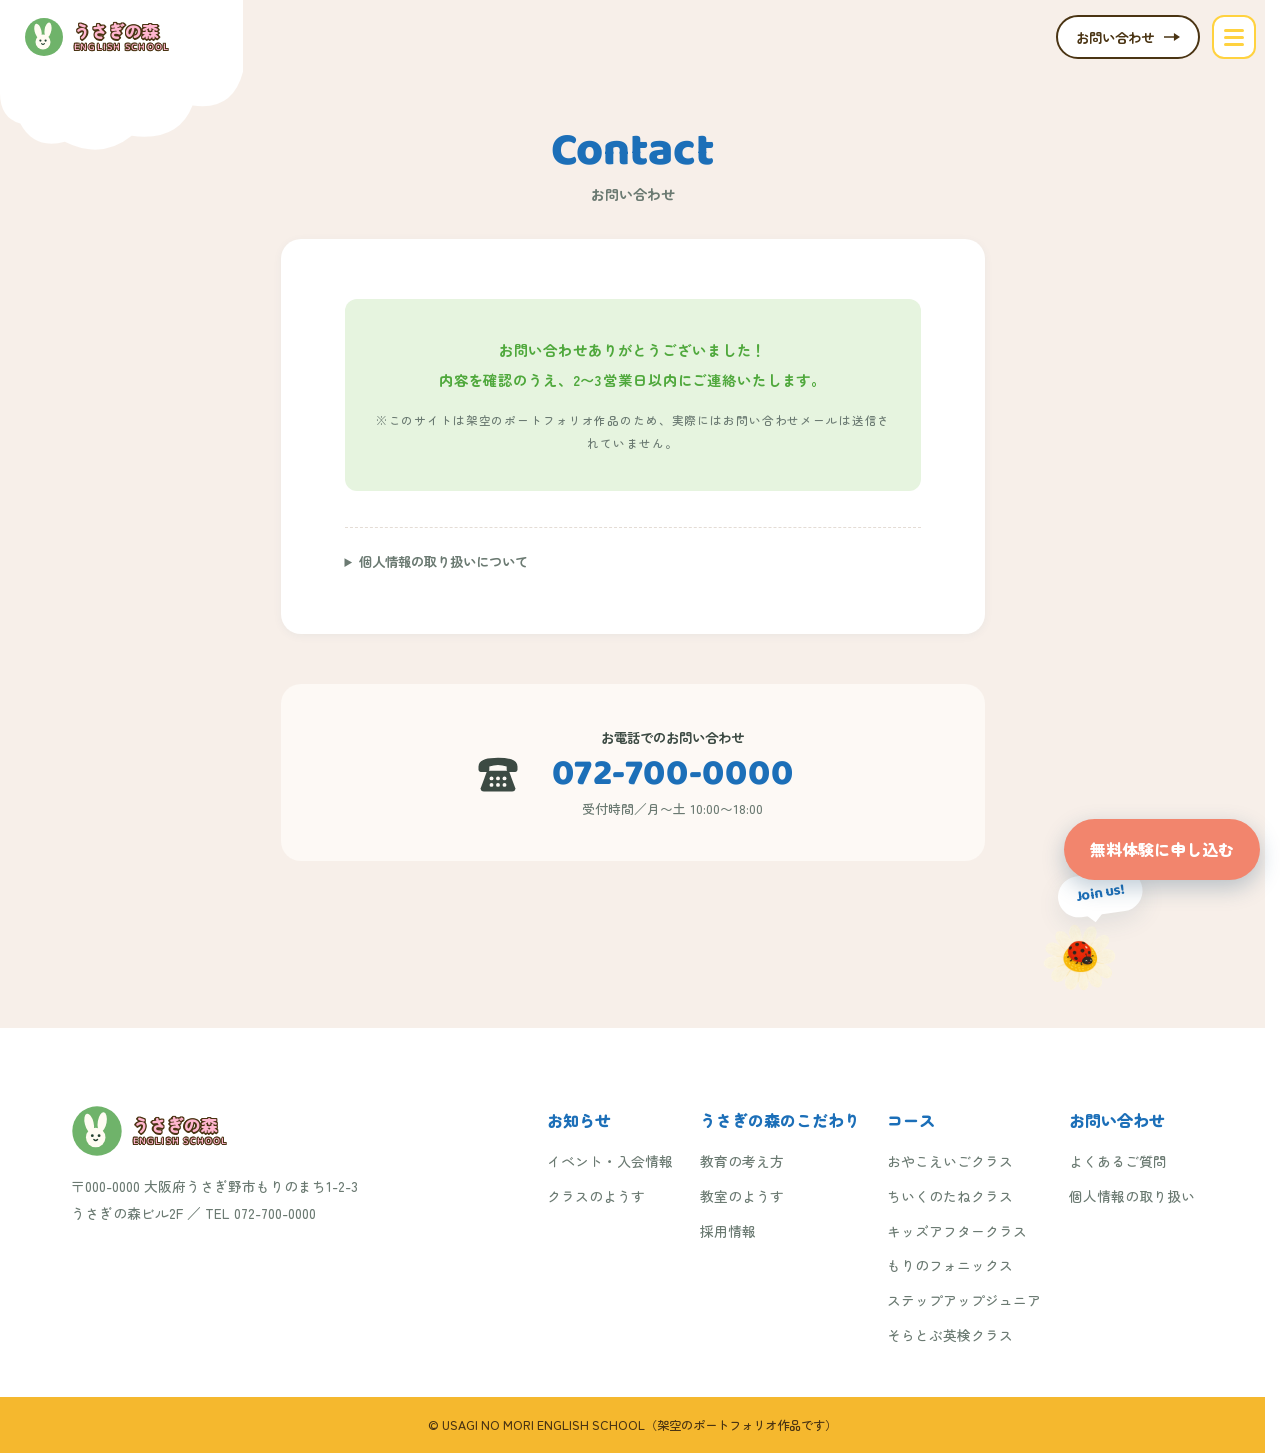
<file: thanks.html>
<!DOCTYPE html>
<html lang="ja">
<head>
<meta charset="UTF-8">
<meta name="viewport" content="width=device-width, initial-scale=1">
<title>送信完了｜お問い合わせ｜うさぎの森 えいごスクール</title>
<meta name="robots" content="noindex">
<meta name="description" content="うさぎの森 えいごスクールへのお問い合わせ送信完了ページです。">
<link rel="icon" href="images/logo-usagi.svg" type="image/svg+xml">

<link rel="preconnect" href="https://fonts.googleapis.com">
<link rel="preconnect" href="https://fonts.gstatic.com" crossorigin>
<link href="https://fonts.googleapis.com/css2?family=Baloo+2:wght@500;700;800&family=Zen+Maru+Gothic:wght@400;500;700;900&display=swap" rel="stylesheet">

<link rel="stylesheet" href="style.css">
<link rel="stylesheet" href="css/contact.css">
</head>
<body class="page-news-detail page-contact">
<!-- ============ ヘッダー ============ -->
<header class="site-header">
  <a class="logo" href="index.html#top">
    <img src="images/logo-usagi.svg" width="40" height="40" alt="">
    <span class="logo__text"><strong>うさぎの森</strong><small>ENGLISH SCHOOL</small></span>
  </a>

  <div class="header-actions">
    <a class="pill pill--blue" href="contact.html#form">お問い合わせ</a>
  </div>

  <button class="nav-toggle" type="button" aria-expanded="false" aria-controls="drawer">
    <span class="nav-toggle__bar"></span>
    <span class="visually-hidden">メニューを開く</span>
  </button>
</header>

<div class="drawer" id="drawer" hidden>
  <nav class="drawer__inner" aria-label="メインメニュー">

    <!-- 1列目：トップ・お知らせ -->
    <div class="drawer__col">
      <p class="drawer__head"><a href="index.html#top">トップページ</a></p>
      <p class="drawer__head"><a href="news.html">お知らせ</a></p>
      <ul class="drawer__sub">
        <li><a href="news.html">お知らせのページ</a></li>
        <li><a href="index.html#news">イベント・入会情報</a></li>
        <li><a href="index.html#news">クラスのようす</a></li>
      </ul>
      <p class="drawer__head"><a href="index.html#concept">コンセプト</a></p>
    </div>

    <!-- 2列目：コース（カード） -->
    <div class="drawer__col drawer__col--course">
      <p class="drawer__head"><a href="course.html">コース</a></p>
      <ul class="drawer__courses">
        <li><a class="drawer__course" href="course.html#oyako"><img src="images/img-picture/2.png" width="500" height="500" alt=""><span>おやこえいごクラス</span></a></li>
        <li><a class="drawer__course" href="course.html#chiiku"><img src="images/img-picture/1.png" width="500" height="500" alt=""><span>ちいくのたねクラス</span></a></li>
        <li><a class="drawer__course" href="course.html#after"><img src="images/img-picture/7.png" width="500" height="500" alt=""><span>キッズアフタークラス</span></a></li>
        <li><a class="drawer__course" href="course.html#phonics"><img src="images/img-picture/6.png" width="500" height="500" alt=""><span>もりのフォニックス</span></a></li>
        <li><a class="drawer__course" href="course.html#step"><img src="images/img-picture/14.png" width="500" height="500" alt=""><span>ステップアップジュニア</span></a></li>
        <li><a class="drawer__course" href="course.html#eiken"><img src="images/img-picture/3.png" width="500" height="500" alt=""><span>そらとぶ英検クラス</span></a></li>
      </ul>
    </div>

    <!-- 3列目：こだわり・FAQ・採用・ボタン -->
    <div class="drawer__col">
      <p class="drawer__head"><a href="about.html"><span class="nowrap">うさぎの森の</span><span class="nowrap">こだわり</span></a></p>
      <ul class="drawer__sub">
        <li><a href="index.html#concept">教育の考え方</a></li>
        <li><a href="about.html#map">教室のようす</a></li>
        <li><a href="about.html#facility">アクセス</a></li>
      </ul>
      <p class="drawer__head"><a href="faq.html">よくあるご質問</a></p>
      <p class="drawer__head"><a href="index.html#recruit">採用情報</a></p>
      <p class="drawer__small"><a href="#privacy">個人情報の取り扱い</a></p>

      <a class="drawer__btn drawer__btn--mail" href="contact.html#form">
        <svg viewBox="0 0 24 24" aria-hidden="true"><rect x="2.5" y="5" width="19" height="14" rx="2" fill="#fff"/><path d="M3.5 6.5l8.5 6.5 8.5-6.5" fill="none" stroke="#4FA83C" stroke-width="1.8" stroke-linejoin="round"/></svg>
        <span>お問い合わせ</span>
      </a>
      <a class="drawer__btn drawer__btn--insta" href="https://www.instagram.com/" target="_blank" rel="noopener noreferrer">
        <svg viewBox="0 0 24 24" aria-hidden="true"><rect x="3" y="3" width="18" height="18" rx="5" fill="none" stroke="currentColor" stroke-width="1.8"/><circle cx="12" cy="12" r="4" fill="none" stroke="currentColor" stroke-width="1.8"/><circle cx="17.3" cy="6.7" r="1.2" fill="currentColor"/></svg>
        <span>Instagram</span>
      </a>
    </div>
  </nav>

  <!-- 下に流れる大きな文字 -->
  <div class="marquee drawer__marquee" aria-hidden="true">
    <div class="marquee__track">
      <span>USAGI NO MORI <em>&#127807;</em> ENGLISH SCHOOL <em>&#128048;</em> USAGI NO MORI <em>&#127807;</em> ENGLISH SCHOOL <em>&#128048;</em> USAGI NO MORI <em>&#127807;</em> ENGLISH SCHOOL <em>&#128048;</em> </span>
      <span>USAGI NO MORI <em>&#127807;</em> ENGLISH SCHOOL <em>&#128048;</em> USAGI NO MORI <em>&#127807;</em> ENGLISH SCHOOL <em>&#128048;</em> USAGI NO MORI <em>&#127807;</em> ENGLISH SCHOOL <em>&#128048;</em> </span>
    </div>
  </div>
</div>
<!-- ドロワー表示中に背景をうす暗くするマスク -->
<div class="drawer-mask" id="drawerMask" hidden></div>


<main id="top">

<!-- ============ お問い合わせ ============ -->
<section class="news-detail contact-page">
  <svg class="news-detail__cloud" viewBox="0 0 240 150" aria-hidden="true"><path d="M0 0h240v70q-10 40-50 34-14 36-60 30-30 24-66 6-30 8-44-18-20-6-20-30z" fill="#fff"/></svg>
  <div class="wrap contact-page__inner">
    <h1 class="heading heading--center news-detail__heading">Contact<small>お問い合わせ</small></h1>

    <!-- 送信完了メッセージ（架空サイトのため実際には送信していません） -->
    <div class="cf-card" id="thanks">
      <p class="cf__thanks" role="status">お問い合わせありがとうございました！<br>内容を確認のうえ、2〜3営業日以内にご連絡いたします。<small class="cf__thanks-note">※このサイトは架空のポートフォリオ作品のため、実際にはお問い合わせメールは送信されていません。</small></p>
      <details class="cf-privacy" id="privacy">
        <summary>個人情報の取り扱いについて</summary>
        <p>お預かりした個人情報は、お問い合わせへのご返答・体験レッスンのご案内のためにのみ使用し、ご本人の同意なく第三者に提供することはありません。内容の確認・訂正・削除をご希望の場合は、お電話またはこのフォームからご連絡ください。</p>
      </details>
    </div>

    <!-- 電話でのお問い合わせ -->
    <div class="cf-tel">
      <svg class="cf-tel__icon" viewBox="0 0 48 48" aria-hidden="true">
        <path d="M6 18q0-8 18-8t18 8v3q0 2-2 2h-6q-2 0-2-2v-3q-8-3-16 0v3q0 2-2 2H8q-2 0-2-2z" fill="currentColor"/>
        <path d="M14 22h20l6 16q0 3-3 3H11q-3 0-3-3z" fill="currentColor"/>
        <g fill="#FDF9F5"><circle cx="18" cy="29" r="1.8"/><circle cx="24" cy="29" r="1.8"/><circle cx="30" cy="29" r="1.8"/><circle cx="18" cy="35" r="1.8"/><circle cx="24" cy="35" r="1.8"/><circle cx="30" cy="35" r="1.8"/></g>
      </svg>
      <div class="cf-tel__body">
        <p class="cf-tel__label">お電話でのお問い合わせ</p>
        <a class="cf-tel__num" href="tel:0727000000">072-700-0000</a>
        <p class="cf-tel__time">受付時間／月〜土 10:00〜18:00</p>
      </div>
    </div>
  </div>

  <!-- フッターの上のてんとう虫と吹き出し（トップページの .bubble と同じ見た目） -->
  <div class="contact-page__mascot" aria-hidden="true">
    <span class="bubble">Join us!</span>
    <img src="images/img-picture/9.png" width="500" height="500" alt="">
  </div>
</section>


</main>

<!-- ============ フッター ============ -->
<footer class="site-footer">
  <div class="wrap site-footer__top">
    <div class="site-footer__brand">
      <div class="logo logo--footer">
        <img src="images/logo-usagi.svg" width="52" height="52" alt="">
        <span class="logo__text"><strong>うさぎの森</strong><small>ENGLISH SCHOOL</small></span>
      </div>
      <p class="site-footer__addr">
        〒000-0000 大阪府うさぎ野市もりのまち1-2-3<br>
        うさぎの森ビル2F ／ TEL 072-700-0000
      </p>
    </div>

    <nav class="site-footer__nav" aria-label="フッターメニュー">
      <div>
        <p class="site-footer__navtitle"><a href="news.html">お知らせ</a></p>
        <ul>
          <li><a href="index.html#news">イベント・入会情報</a></li>
          <li><a href="index.html#news">クラスのようす</a></li>
        </ul>
      </div>
      <div>
        <p class="site-footer__navtitle"><a href="about.html"><span class="nowrap">うさぎの森の</span><span class="nowrap">こだわり</span></a></p>
        <ul>
          <li><a href="index.html#concept">教育の考え方</a></li>
          <li><a href="about.html#map">教室のようす</a></li>
          <li><a href="index.html#recruit">採用情報</a></li>
        </ul>
      </div>
      <div>
        <p class="site-footer__navtitle"><a href="course.html">コース</a></p>
        <ul>
          <li><a href="course.html#oyako">おやこえいごクラス</a></li>
          <li><a href="course.html#chiiku">ちいくのたねクラス</a></li>
          <li><a href="course.html#after">キッズアフタークラス</a></li>
          <li><a href="course.html#phonics">もりのフォニックス</a></li>
          <li><a href="course.html#step">ステップアップジュニア</a></li>
          <li><a href="course.html#eiken">そらとぶ英検クラス</a></li>
        </ul>
      </div>
      <div>
        <p class="site-footer__navtitle"><a href="contact.html">お問い合わせ</a></p>
        <ul>
          <li><a href="faq.html">よくあるご質問</a></li>
          <li><a href="#privacy">個人情報の取り扱い</a></li>
        </ul>
      </div>
    </nav>
  </div>

  <!-- 無料体験ボタン：701px以上は右下に追従、700px以下はここ（コピーライトの上）に表示 -->
  <div class="floating-cta-area">
    <a class="floating-cta" href="contact.html#form">無料体験<span>に申し込む</span></a>
  </div>

  <p class="copyright">&copy; USAGI NO MORI ENGLISH SCHOOL<span class="copyright__note">（架空のポートフォリオ作品です）</span></p>
</footer>


<script src="main.js" defer></script>
<script>
  (function () {
    /* 「個人情報の取り扱い」へのリンクで、折りたたみを開く（他ページから #privacy で来たときも） */
    if (location.hash === '#privacy') document.getElementById('privacy').open = true;
    document.querySelectorAll('a[href="#privacy"]').forEach(function (a) {
      a.addEventListener('click', function () { document.getElementById('privacy').open = true; });
    });
  })();
</script>
</body>
</html>
</file>
<file: style.css>
@charset "UTF-8";

/* =========================================================
   うさぎの森 えいごスクール
   01.トークン 02.ベース 03.パーツ 04.ヘッダー 05.ヒーロー
   06.コンセプト 07.マーキー 08.お知らせ 09.ワールド
   10.About 11.コース 12.FAQ 13.採用 14.ギャラリー
   15.お問い合わせ 16.フッター 17.モーション 18.レスポンシブ
   ========================================================= */

/* 01. トークン ------------------------------------------ */
:root {
  /* --blue:       #2FA6E0; */
    --blue:       #FFD23F;
  --blue-deep:  #F5B82E; /* 黄色（コーラル: #F2856D ／ 緑: #4FA83C に差し替え可） */
  --on-blue:    #4A3413; /* --blue（黄色）の上に乗せる文字色。白だと読みにくいので濃い茶色 */
  --blue-pale:  #8ED4F2;
  --blue-ink:   #1C6FB8;
  --green:      #62BF4B;
  --green-deep: #4FA83C;
  --coral:      #F2856D;
  --yellow:     #FFD23F;
  --cream:      #FDF4EF;
  --ink:        #3C4A43;
  --ink-soft:   #6B7A72;

  --font-jp: "Zen Maru Gothic", "Hiragino Maru Gothic ProN", "Yu Gothic", sans-serif;
  --font-en: "Baloo 2", var(--font-jp);

  --radius-m: 20px;
  --radius-l: 32px;
  --radius-pill: 999px;

  --shadow-card: 0 8px 24px rgba(28,74,110,.10);
  --header-h: 74px;
  --wrap: 1180px;
}

/* 02. ベース -------------------------------------------- */
*, *::before, *::after { box-sizing: border-box; }
html { scroll-behavior: smooth; scroll-padding-top: var(--header-h); }
body {
  margin: 0;
  font-family: var(--font-jp);
  font-weight: 500;
  color: var(--ink);
  background: #fff;
  line-height: 1.95;
  -webkit-font-smoothing: antialiased;
  overflow-x: hidden;
}
img, svg { display: block; max-width: 100%; }
img { height: auto; background: #EDF3F6; }
img[src$=".svg"] { background: none; }
a { color: inherit; text-decoration: none; }
h1,h2,h3,p,ul,ol,dl,dd,figure,blockquote { margin: 0; }ul, ol { list-style: none; padding: 0; }
:focus-visible { outline: 3px solid var(--coral); outline-offset: 3px; border-radius: 4px; }

/* 途中で改行させないひとかたまり（入りきらないときは丸ごと次の行へ） */
.nowrap { display: inline-block; white-space: nowrap; }

.visually-hidden {
  position: absolute; width: 1px; height: 1px;
  margin: -1px; padding: 0; overflow: hidden;
  clip: rect(0 0 0 0); white-space: nowrap;
}

.wrap { max-width: var(--wrap); margin-inline: auto; padding-inline: 28px; }
.wrap--narrow { max-width: 820px; }
.section { position: relative; padding: clamp(70px, 8vw, 110px) 0; }

.heading {
  display: flex; flex-direction: column;
  font-family: var(--font-en);
  font-size: clamp(2rem, 4vw, 2.9rem);
  font-weight: 800; line-height: 1.2;
  color: var(--blue-ink);
}
.heading small {
  font-family: var(--font-jp); font-size: .88rem;
  font-weight: 700; color: var(--ink-soft); margin-top: 6px;
}
.heading--center { align-items: center; text-align: center; margin-bottom: 48px; }
/* About・Contact の見出しも FAQ と同じ色（.heading の標準色）にする */

/* 03. パーツ -------------------------------------------- */
.pill {
  display: inline-flex; align-items: center; gap: 10px;
  min-height: 48px; padding: 0 26px;
  border-radius: var(--radius-pill);
  font-size: .94rem; font-weight: 700;
  transition: transform .18s ease, opacity .18s ease;
}
.pill::after {
  content: ""; width: 16px; height: 8px; flex: none;
  background: currentColor;
  clip-path: polygon(0 40%, 62% 40%, 62% 0, 100% 50%, 62% 100%, 62% 60%, 0 60%);
}
.pill--blue  { background: var(--blue); color: var(--on-blue); }
.pill--green { background: var(--green); color: #fff; }
.pill--coral { background: var(--coral); color: #fff; }
.pill--white { background: #fff; color: var(--blue-ink); }
.pill:hover { transform: translateY(-2px); opacity: .92; }

.tag {
  display: inline-block; padding: 2px 14px;
  border-radius: var(--radius-pill);
  font-size: .76rem; font-weight: 700; color: #fff;
}
.tag--blue  { background: var(--blue); color: var(--on-blue); }
.tag--green { background: var(--green); }
.tag--coral { background: var(--coral); }
.tag--yellow { background: var(--yellow); color: var(--ink); }

.wave { position: absolute; left: 0; right: 0; line-height: 0; pointer-events: none; z-index: 3; }
.wave--to-blue  { bottom: -1px; }
.wave--to-white { bottom: -1px; }
.wave svg { width: 100%; height: clamp(64px, 8vw, 130px); }

.doodle { position: absolute; pointer-events: none; }

.bubble {
  position: absolute; padding: 6px 18px;
  background: #fff; border-radius: var(--radius-pill);
  font-family: var(--font-en); font-weight: 700; font-size: .92rem;
  color: var(--blue-ink); box-shadow: var(--shadow-card);
}
.bubble::after {
  content: ""; position: absolute; bottom: -7px; left: 26px;
  border: 8px solid transparent; border-top-color: #fff; border-bottom: 0;
}

.globe { width: 100%; height: auto; }

/* 04. ヘッダー ------------------------------------------ */
/* 背景なしで画面上部に固定（ヒーローや各セクションの上に重ねる） */
.site-header {
  position: fixed; top: 0; left: 0; right: 0; z-index: 60;
  pointer-events: none;
  display: flex; align-items: center; gap: 12px;
  height: var(--header-h); padding: 0 24px;
  background: transparent;
}
.logo { display: flex; align-items: center; gap: 10px; }
/* ヘッダー帯の空白部分はクリックを下に通し、ロゴ・ボタンだけ押せるように */
.site-header .logo, .site-header .header-actions, .site-header .nav-toggle { pointer-events: auto; }
/* ロゴ文字（ヘッダー・フッター共通）：パステルピンク＋こげ茶のふち
   ふちは8方向の text-shadow で文字の外側に縁取り（文字が細らない） */
.site-header .logo__text strong, .site-footer .logo__text strong {
  --edge: #4A3413;
  color: #FFB6CF;
  text-shadow:
    1.5px 0 0 var(--edge), -1.5px 0 0 var(--edge), 0 1.5px 0 var(--edge), 0 -1.5px 0 var(--edge),
    1px 1px 0 var(--edge), -1px 1px 0 var(--edge), 1px -1px 0 var(--edge), -1px -1px 0 var(--edge);
}
/* 英字は文字が小さいので細め(1px)のふち */
.site-header .logo__text small, .site-footer .logo__text small {
  color: #FFB6CF;
  text-shadow:
    1px 0 0 #4A3413, -1px 0 0 #4A3413, 0 1px 0 #4A3413, 0 -1px 0 #4A3413,
    .7px .7px 0 #4A3413, -.7px .7px 0 #4A3413, .7px -.7px 0 #4A3413, -.7px -.7px 0 #4A3413;
}
.logo__text { display: flex; flex-direction: column; line-height: 1.25; }
.logo__text strong { font-size: 1.06rem; font-weight: 800; color: var(--blue-ink); }
.logo__text small {
  font-family: var(--font-en); font-size: .64rem;
  letter-spacing: .12em; color: var(--ink-soft);
}

/* メニューは全画面幅でハンバーガー（右上：お問い合わせ＋メニューボタン） */
.header-actions { display: flex; gap: 8px; margin-left: auto; }
.header-actions .pill {
  min-height: 44px; padding: 0 18px; font-size: .84rem;
  background: #fff; color: #4A3413; border: 2px solid #4A3413;
}

.nav-toggle {
  display: block; flex: none; width: 44px; height: 44px;
  border: 2px solid var(--blue); border-radius: 12px;
  background: #fff; cursor: pointer; position: relative;
}
.nav-toggle__bar, .nav-toggle__bar::before, .nav-toggle__bar::after {
  position: absolute; left: 50%; width: 20px; height: 3px;
  border-radius: 3px; background: var(--blue); transform: translateX(-50%);
  transition: transform .2s ease;
}
.nav-toggle__bar { top: 50%; margin-top: -1.5px; }
.nav-toggle__bar::before { content: ""; top: -7px; }
.nav-toggle__bar::after  { content: ""; top: 7px; }
.nav-toggle[aria-expanded="true"] .nav-toggle__bar { background: transparent; }
.nav-toggle[aria-expanded="true"] .nav-toggle__bar::before { top: 0; transform: translateX(-50%) rotate(45deg); }
.nav-toggle[aria-expanded="true"] .nav-toggle__bar::after  { top: 0; transform: translateX(-50%) rotate(-45deg); }

/* ---- ドロワー：画面上部から全幅で降りてくるクリーム色のパネル ----
   ロゴ・×ボタンは固定ヘッダー(z60)がそのまま上に乗る */
.drawer {
  position: fixed; top: 0; left: 0; right: 0; z-index: 55;
  max-height: 100vh; overflow-y: auto; overscroll-behavior: contain;
  background: #DFF1FB; /* やさしい水色（試し中。もとのクリーム色は #F7EFE9） */
  border-radius: 0 0 var(--radius-l) var(--radius-l);
  box-shadow: 0 12px 30px rgba(28,74,110,.18);
  animation: drawerIn .45s cubic-bezier(.22,.8,.3,1) both;
}
.drawer[hidden] { display: none; }
/* 中身が画面より長いとドロワー右端にスクロールバーが出て、×ボタンの右余白が狭く見えるため非表示に（スクロールはできる） */
.drawer { scrollbar-width: none; }
.drawer::-webkit-scrollbar { display: none; }
@keyframes drawerIn { from { transform: translateY(-40px); opacity: 0; } to { transform: none; opacity: 1; } }

.drawer__inner {
  max-width: 1080px; margin-inline: auto;
  padding: calc(var(--header-h) + 24px) 28px 10px;
  display: grid; grid-template-columns: minmax(0, .8fr) minmax(0, 1.3fr) minmax(0, 1fr);
  gap: 20px clamp(24px, 4vw, 56px); align-items: start;
}
/* 見出し（青い点つき） */
.drawer__head { margin-bottom: 8px; }
.drawer__head + .drawer__head, .drawer__sub + .drawer__head { margin-top: 18px; }
.drawer__head a {
  position: relative; display: inline-block; padding-left: 16px;
  font-size: 1.02rem; font-weight: 800; color: var(--ink); letter-spacing: .06em;
}
.drawer__head a::before {
  content: ""; position: absolute; left: 0; top: .72em;
  width: 6px; height: 6px; border-radius: 50%; background: #2FA6E0;
}
/* 小見出し（- つき） */
.drawer__sub { padding-left: 16px; }
.drawer__sub li { margin: 2px 0; }
.drawer__sub a { font-size: .86rem; color: var(--ink-soft); letter-spacing: .06em; }
.drawer__sub a::before { content: "- "; color: #B9AFA6; }
.drawer__small { margin: 18px 0 16px; }
.drawer__small a { font-size: .8rem; color: var(--ink-soft); letter-spacing: .06em; }
.drawer a { transition: color .2s ease, opacity .2s ease; }
.drawer__head a:hover, .drawer__sub a:hover, .drawer__small a:hover { color: #2C92D8; }

/* コースカード（白い角丸・イラスト・名前・＞） */
.drawer__courses { display: grid; grid-template-columns: repeat(2, minmax(0, 1fr)); gap: 10px; margin-top: 12px; }
.drawer__course {
  position: relative; display: flex; align-items: center; gap: 10px;
  min-height: 78px; padding: 10px 34px 10px 14px;
  background: #fff; border-radius: 12px;
  font-size: .86rem; font-weight: 700; letter-spacing: .04em; line-height: 1.5; color: var(--ink);
}
/* ホバーでゆっくり浮き上がる（.drawer a の transition に負けないよう .drawer を付けて指定） */
.drawer .drawer__course { transition: transform .4s ease, box-shadow .4s ease; }
.drawer__course img { flex: none; width: 40px; height: 40px; object-fit: contain; background: none; }
.drawer__course::after { /* ＞ */
  content: ""; position: absolute; right: 16px; top: 50%;
  width: 7px; height: 7px; margin-top: -4px;
  border-top: 2px solid #F28A2E; border-right: 2px solid #F28A2E; transform: rotate(45deg);
}
.drawer__course:hover { transform: translateY(-3px); box-shadow: 0 8px 18px rgba(28,74,110,.12); }

/* ボタン：お問い合わせ（緑）・Instagram（枠線） */
.drawer__btn {
  position: relative; display: flex; align-items: center; justify-content: center;
  min-height: 46px; margin-top: 12px; border-radius: 8px;
  font-size: .9rem; font-weight: 800; letter-spacing: .06em;
}
.drawer__btn svg { position: absolute; left: 16px; width: 24px; height: 24px; }
.drawer__btn--mail { background: #22A63A; color: #fff; }
.drawer__btn--insta { border: 1.5px solid #8C8580; color: var(--ink); background: rgba(255,255,255,.4); font-weight: 600; }
.drawer__btn:hover { opacity: .85; }

/* 下に流れる大きな文字（水色の背景に合わせて少し濃い水色に。もとは #fff） */
.drawer .drawer__marquee { background: transparent; padding: 18px 0 22px; }
.drawer .drawer__marquee span { color: #9CD3EE; font-size: clamp(2.4rem, 6vw, 4.4rem); }

/* ドロワーを開いている間は、ヘッダーのお問い合わせボタンを隠す（ドロワー内にあるため） */
.site-header:has(.nav-toggle[aria-expanded="true"]) .header-actions { visibility: hidden; }

/* ドロワーの後ろの背景をうす暗く */
.drawer-mask {
  position: fixed; inset: 0; z-index: 50;
  background: rgba(20,28,24,.45); cursor: default;
}

@media (max-width: 900px) {
  .drawer__inner { grid-template-columns: 1fr 1fr; }
  .drawer__col--course { grid-column: 1 / -1; order: 3; }
}
@media (max-width: 560px) {
  .drawer__inner { grid-template-columns: 1fr; padding-inline: 18px; }
  .drawer__col--course { order: 0; }
  .drawer__course { min-height: 64px; font-size: .8rem; padding-right: 28px; }
  .drawer__course img { width: 32px; height: 32px; }
}
/* 540px以下：ドロワーのコースの箱を1列に */
@media (max-width: 540px) {
  .drawer__courses { grid-template-columns: 1fr; }
  .drawer__course { min-height: 58px; }
}

/* 05. ヒーロー ------------------------------------------ */
.hero {
  position: relative; overflow: hidden;
  background: #F7EFE9;
  padding-bottom: clamp(180px, 14vw, 200px);
}
.hero__defs { position: absolute; width: 0; height: 0; }

/* 参考レイアウトを%で配置し、画面幅に合わせて全体を拡縮 */
/* 大きいモニターでも写真が画面の端まで届くよう、上限を1400px→1920pxに */
.hero__visual { position: relative; max-width: 1920px; margin-inline: auto; }
.hero__stage { position: relative; aspect-ratio: 1368 / 720; }

.hero__photo { position: absolute; z-index: 2; }
.hero__photo img { width: 100%; height: 100%; object-fit: cover; }
/* デスクトップ：写真を大きくして左右の端いっぱいまで広げる */
.hero__photo--a { left: 1%;  top: -6%; width: 37%; aspect-ratio: 440 / 340; clip-path: url(#cloudClipA); }
.hero__photo--b { left: 61%; top: -5%; width: 38%; aspect-ratio: 420 / 330; clip-path: url(#cloudClipB); }
.hero__photo--c { left: 59%; top: 50%; width: 38%; aspect-ratio: 450 / 320; clip-path: url(#cloudClipA); }

.hero__cloud {
  position: absolute; z-index: 1;
  left: 17%; top: 52%; width: 22%; aspect-ratio: 380 / 330;
  background: #EAF7FC; clip-path: url(#cloudClipB);
}

.hero__globe { position: absolute; z-index: 3; left: 31%; top: 9%; width: 37%; }
.hero__globe svg {
  display: block; width: 100%; height: auto;
  transform-origin: 50% 50%;
  animation: globeSway 4s ease-in-out infinite;
}
/* 地球を左右に小さくゆらゆら（上の3Dの先生は揺らさない） */
@keyframes globeSway {
  0%, 100% { transform: translateX(0) rotate(0); }
  25%      { transform: translateX(-4px) rotate(-3deg); }
  75%      { transform: translateX(4px) rotate(3deg); }
}
#heroModel {
  position: absolute; inset: 8% 10% 0; z-index: 2;
  width: auto; height: auto;
  background: transparent; --poster-color: transparent; cursor: grab;
}
#heroModel:active { cursor: grabbing; }
#heroModel::part(default-progress-bar) { display: none; }
/* 先生の吹き出し（うさぎの .bubble--3 と同じ見た目） */
.bubble--teacher {
  z-index: 4; top: 10%; right: 58%;
  white-space: nowrap; pointer-events: none;
}
.stage__hint {
  position: absolute; bottom: -1.6em; left: 50%; transform: translateX(-50%);
  white-space: nowrap; font-size: .74rem; color: var(--ink-soft); letter-spacing: .06em;
}

.hero__doodle { position: absolute; z-index: 4; pointer-events: none; height: auto; }
.hero__doodle--zigzag   { left: 79%; top: 84%; width: 14%; }

/* イラスト：写真・地球のすき間に配置し、ふわふわ揺らす */
.hero__pic {
  position: absolute; z-index: 4; height: auto;
  background: none; pointer-events: none;
  animation: picFloat 5s ease-in-out infinite;
}
.hero__pic--rainbow   { left: 26%;   top: 3%;  width: 10%; animation-delay: -1s; }
.hero__pic--redflower { left: 55%;   top: 9%;  width: 7.5%; animation-delay: -2.5s; }
.hero__pic--tulip     { left: 5.5%;  top: 36%; width: 8.5%; animation-delay: -.5s; }
.hero__pic--bee       { left: 83%;   top: 34%; width: 10%; animation-delay: -3s; }
.hero__pic--daisy     { left: 91.5%; top: 58%; width: 7%;  animation-delay: -1.8s; }
.hero__pic--ladybug   { left: 56%;   top: 86%; width: 7%;  animation-delay: -2s; }
.hero__pic--yellow    { left: 18%;   top: 93%; width: 7%;  animation-delay: -3.6s; }

.hero__copy { position: absolute; z-index: 5; left: 8.5%; top: 55%; }
.hero__title {
  font-family: var(--font-en);
  font-size: clamp(2.2rem, 4.6vw, 4rem);
  font-weight: 800; line-height: 1.08; color: var(--blue-ink);
}
.hero__title .line { display: block; }
.hero__sub {
  margin-top: .8em; font-size: clamp(1rem, 1.6vw, 1.35rem);
  font-weight: 700; color: var(--blue-ink); letter-spacing: .04em;
}

.hero__lead {
  position: relative; z-index: 2;
  margin-top: clamp(40px, 6vw, 80px); padding-inline: 20px;
  text-align: center; font-size: clamp(.95rem, 1.3vw, 1.08rem);
  font-weight: 700; line-height: 2.9; letter-spacing: .1em; color: var(--blue-ink);
}

/* z-index を持たせず、うさぎ・吹き出しだけ青い弧（z-index:3）より手前に出す */
.hero__foot { position: absolute; inset: auto 0 0; height: 0; }
.hero__foot {
  --talk-x: 19%; --usagi-w: clamp(100px, 11vw, 170px);
  /* 青い弧の表面の高さ（弧の高さの約69%）に足元をそろえる。画像下の余白分(約14%)を差し引く */
  --usagi-bottom: calc(clamp(60px, 9vw, 150px) * .69 - var(--usagi-w) * .14);
}
.hero__spiral { z-index: 1; }
.hero__hello  {
  position: absolute; z-index: 4; left: var(--talk-x);
  bottom: calc(var(--usagi-bottom) + var(--usagi-w) * .6); width: clamp(80px, 9vw, 130px);
}
/* 吹き出しのしっぽ（左下）の先にうさぎを置き、Hi!! としゃべっているように見せる */
.hero__usagi  {
  position: absolute; z-index: 4; left: calc(var(--talk-x) - var(--usagi-w) * .72);
  bottom: var(--usagi-bottom);
  width: var(--usagi-w); height: auto; background: none;
  transform-origin: 50% 90%;
  animation: usagiHop 2.4s ease-in-out infinite;
}
@keyframes usagiHop {
  0%, 100% { transform: translateY(0) rotate(0); }
  50%      { transform: translateY(-6px) rotate(-3deg); }
}
.hero__spiral { position: absolute; right: 0; bottom: clamp(40px, 6vw, 90px); width: clamp(180px, 24vw, 340px); }

.hero__arc { position: absolute; left: 0; right: 0; bottom: -1px; z-index: 3; line-height: 0; pointer-events: none; }
.hero__arc svg { width: 100%; height: clamp(60px, 9vw, 150px); }

/* 06. コンセプト ---------------------------------------- */
.concept { background: var(--blue); padding-top: clamp(30px, 5vw, 60px); }
.blob {
  position: relative; max-width: 760px; margin-inline: auto;
  background: var(--green); color: #fff; text-align: center;
  padding: clamp(56px, 7vw, 92px) clamp(28px, 5vw, 72px);
  border-radius: 46% 54% 52% 48% / 42% 44% 56% 58%;
}
.blob__label {
  font-family: var(--font-en); font-size: .96rem;
  font-weight: 700; letter-spacing: .14em; margin-bottom: 10px;
}
.blob__title { font-size: clamp(1.35rem, 3vw, 2rem); font-weight: 800; line-height: 1.6; margin-bottom: 20px; }
.blob__text { font-size: .95rem; }
/* 吹き出し＋イラスト：しっぽを中央にして真下のイラストがしゃべっているように */
.talk {
  position: absolute; display: flex; flex-direction: column; align-items: center;
  pointer-events: none;
}
.talk .bubble { position: relative; z-index: 1; white-space: nowrap; }
.talk .bubble::after { left: 50%; margin-left: -8px; }
.talk--1 { top: -2%; left: -9%; }
.talk--2 { bottom: calc(-10% - 20px); right: -7%; }
.talk__pic {
  height: auto; background: none;
  animation: picFloat 5s ease-in-out infinite;
}
/* 吹き出しのしっぽと重ならないよう、少しすき間をあけて下に置く */
.talk__pic--cloud  { width: clamp(110px, 13vw, 160px); margin-top: -20px;  animation-delay: -1.2s; }
.talk__pic--flower { width: clamp(90px, 11vw, 130px);  margin-top: 0px; animation-delay: -2.8s; }

/* 飾りイラスト（透過PNG）：ヒーローのイラストと同じくふわふわ揺らす */
.deco-pic {
  position: absolute; height: auto; background: none; pointer-events: none;
  animation: picFloat 5s ease-in-out infinite;
}

/* 07. マーキー ------------------------------------------ */
.marquee { overflow: hidden; background: #fff; padding: 18px 0; }
.marquee__track { display: flex; width: max-content; animation: marquee 80s linear infinite; }
.marquee span {
  font-family: var(--font-en);
  font-size: clamp(1.8rem, 4.4vw, 3.2rem);
  font-weight: 800; color: var(--blue); letter-spacing: .06em;
  white-space: nowrap; padding-right: .3em;
}
.marquee em { font-style: normal; }

/* 08. お知らせ ------------------------------------------ */
.news { background: var(--blue); padding-top: clamp(50px, 6vw, 80px); }
.news__panel {
  background: var(--cream); border-radius: var(--radius-l);
  padding: clamp(40px, 5vw, 70px) clamp(24px, 4vw, 60px);
}
.news .heading { align-items: center; text-align: center; margin-bottom: 36px; }
.news__sub {
  text-align: center; font-weight: 800; color: var(--blue-ink);
  margin-bottom: 18px;
}
/* 「イベント＆入会」「最近のできごと」をそれぞれ白い箱に（四隅に丸い鋲） */
.news__box {
  position: relative;
  background: #fff; border-radius: var(--radius-m);
  padding: clamp(28px, 3.5vw, 44px) clamp(18px, 3vw, 40px);
  --dot: radial-gradient(circle, #E7DDD5 6px, transparent 6.5px);
  background-image: var(--dot), var(--dot), var(--dot), var(--dot);
  background-repeat: no-repeat;
  background-size: 14px 14px;
  background-position: 14px 14px, calc(100% - 14px) 14px, 14px calc(100% - 14px), calc(100% - 14px) calc(100% - 14px);
}
.news__box + .news__box { margin-top: 28px; }
/* 4番目のお知らせの右上～箱の右端にかけて花のイラストを添える */
.news__deco {
  position: absolute; z-index: 2; top: -90px; right: 20px;
  width: clamp(64px, 7vw, 96px); height: auto;
  background: none; pointer-events: none;
  /* 茎の根元を軸に、風にゆれるように左右へ */
  transform-origin: 50% 100%;
  animation: flowerSway 5s ease-in-out infinite;
}
.news-pins {
  display: grid; grid-template-columns: repeat(4, minmax(0,1fr));
  gap: 16px;
}
.news-pin {
  background: var(--cream); border-radius: var(--radius-m);
  padding: 20px 20px 16px;
  display: flex; flex-direction: column; justify-content: space-between; gap: 14px;
}
.news-pin__text { font-size: .9rem; font-weight: 700; line-height: 1.7; }
.news-pin__meta { display: flex; align-items: center; gap: 10px; }
.news-pin__meta time { font-family: var(--font-en); font-size: .8rem; color: var(--ink-soft); }

.news-cards {
  display: grid; grid-template-columns: repeat(4, minmax(0,1fr)); gap: 16px;
}
.news-card {
  background: #fff; border-radius: var(--radius-m);
  overflow: hidden; box-shadow: var(--shadow-card);
  transition: transform .2s ease;
}
.news-card:hover { transform: translateY(-5px); }
/* 各お知らせ：ホバーでうすい白を重ねて少し明るく */
.news-pin, .news-card { position: relative; cursor: pointer; }
.news-pin::after, .news-card::after {
  content: ""; position: absolute; inset: 0; z-index: 1;
  border-radius: inherit; background: rgba(255,255,255,.45);
  opacity: 0; transition: opacity .25s ease; pointer-events: none;
}
.news-pin:hover::after, .news-card:hover::after { opacity: 1; }
/* 記事ページがあるカードは、カード全体をリンクに（タイトルのリンクをカードいっぱいに広げる） */
.news-card__link::after { content: ""; position: absolute; inset: 0; z-index: 2; }
.news-card__thumb { aspect-ratio: 4/3; overflow: hidden; }
.news-card__thumb img { width: 100%; height: 100%; object-fit: cover; }
.news-card__thumb--logo {
  display: grid; place-items: center; background: var(--cream);
}
.news-card__thumb--logo img { width: 72px; height: 72px; object-fit: contain; background: none; }
.news-card__body { padding: 16px 18px 20px; display: grid; gap: 8px; justify-items: start; }
.news-card__body p { font-size: .88rem; font-weight: 700; line-height: 1.65; }
.news-card__body time { font-family: var(--font-en); font-size: .78rem; color: var(--ink-soft); }
.news__more { text-align: center; margin-top: 36px; }

/* 09. ワールド ------------------------------------------ */
.world {
  --globe-w: clamp(280px, 40vw, 460px);
  background: var(--blue); padding-top: 0; overflow: hidden;
}
.world__grid {
  --photo-side: clamp(16px, 3vw, 40px); /* 写真と画面の左右端との余白 */
  --photo-w: calc((100vw - var(--globe-w)) / 2 - 24px - var(--photo-side)); /* 画面端の余白〜地球の手前 */
  position: relative;
  /* 右上・左下の写真が上下にずれて見えるよう、写真の高さ(幅×0.75)の1.7倍は確保 */
  min-height: max(clamp(420px, 52vw, 620px), calc(var(--photo-w) * .75 * 1.7));
  margin-top: calc(var(--globe-w) * .22); /* 弧のキャッチ分の余白 */
}
.globe--sm { position: absolute; }
.globe--a { z-index: 3; width: var(--globe-w); top: 4%; left: 50%; transform: translateX(-50%); }
/* 地球の中心に合わせた大きい正方形（地球の1.5倍）。上側の弧に文字を流す
   弧の半径を地球より大きくして、うさぎの吹き出しより上を通す */
.world__arc {
  position: absolute; z-index: 2; pointer-events: none;
  width: calc(var(--globe-w) * 1.5); height: auto;
  top: calc(4% - var(--globe-w) * .25); left: 50%; transform: translateX(-50%);
  overflow: visible;
}
/* 地球の左上（真上から40°）の表面に立たせる。茎の根元（画像の下から12%）をふちに合わせ、
   その地点の傾きに合わせて -40° 回転（位置は地球の大きさから計算） */
.world__flower {
  position: absolute; z-index: 3; pointer-events: none;
  width: calc(var(--globe-w) * .16); height: auto; background: none;
  left: calc(50% - var(--globe-w) * .385);
  top: calc(4% + var(--globe-w) * .008);
  transform-origin: 50% 88%;
  rotate: -40deg;
  animation: picFloat 5s ease-in-out infinite;
}
/* セクション左上（画面の左端寄り）にサボテン。動きはほかのイラストと同じ */
.world__cactus {
  position: absolute; z-index: 3; pointer-events: none;
  width: clamp(90px, 10vw, 150px); height: auto; background: none;
  left: calc((100% - 100vw) / 2 + 12vw); top: 0;
  animation: picFloat 5s ease-in-out infinite; animation-delay: -2s;
}
.world__arc text {
  font-family: var(--font-en); font-weight: 700; font-size: 31px; /* 幕の幅に収まる長さ */
  letter-spacing: .04em; fill: var(--on-blue);
}

/* 写真：外枠(div)は形と位置、写真(img)に白フチと切り抜き
   .wrap の外まで出して画面の左右端いっぱいに。幅は「画面端〜地球の手前」なので地球には重ならない */
.world__photo {
  --edge: calc((100% - 100vw) / 2); /* .wrap の端 → 画面の端までのずれ（マイナス値） */
  position: absolute; z-index: 1;
  width: var(--photo-w); aspect-ratio: 4/3;
}
.world__photo img {
  position: relative; z-index: 1; display: block;
  width: 100%; height: 100%; object-fit: cover;
  border: 6px solid #fff; border-radius: inherit; box-shadow: var(--shadow-card);
}
.world__photo--1 { border-radius: 58% 42% 46% 54% / 46% 52% 48% 54%; top: 0; right: calc(var(--edge) + var(--photo-side)); }    /* 右上 */
.world__photo--2 { border-radius: 46% 54% 58% 42% / 52% 46% 54% 48%; bottom: 0; left: calc(var(--edge) + var(--photo-side)); } /* 左下 */

.world__mascot { position: relative; z-index: 4; width: min(360px, 76%); margin: 0 auto; padding-top: 6%; }
#rabbitModel {
  width: 100%; height: clamp(300px, 36vw, 420px);
  background: transparent; --poster-color: transparent; cursor: grab;
}
#rabbitModel:active { cursor: grabbing; }
#rabbitModel::part(default-progress-bar) { display: none; }

/* 読み込み中：うさぎロゴがぴょんぴょん跳ねて「Loading...」の点が順に動く */
.model-loading {
  position: absolute; inset: 0;
  display: flex; flex-direction: column; align-items: center; justify-content: center; gap: 10px;
  background: transparent;
}
.model-loading__logo {
  width: clamp(64px, 8vw, 96px); height: auto; background: none;
  animation: loadingHop .9s ease-in-out infinite;
}
.model-loading__text {
  font-family: var(--font-en); font-weight: 700; font-size: 1rem;
  letter-spacing: .12em; color: #fff;
}
.model-loading__text span { display: inline-block; animation: loadingDot 1.2s ease-in-out infinite; }
.model-loading__text span:nth-child(2) { animation-delay: .2s; }
.model-loading__text span:nth-child(3) { animation-delay: .4s; }
@keyframes loadingHop {
  0%, 100% { transform: translateY(0) scale(1, 1); }
  15%      { transform: translateY(0) scale(1.08, .9); }
  50%      { transform: translateY(-18px) scale(.96, 1.05); }
  85%      { transform: translateY(0) scale(1.06, .94); }
}
@keyframes loadingDot { 0%, 60%, 100% { opacity: .25; transform: translateY(0); } 30% { opacity: 1; transform: translateY(-4px); } }
/* 吹き出し：うさぎの右上（うさぎの枠 = 幅 min(360px, 76%) の中央寄せ から計算） */
.bubble--3 {
  z-index: 6;
  top: calc(clamp(300px, 36vw, 420px) * .07);
  right: calc(50% - min(360px, 76%) / 2 - min(360px, 76%) * .06);
}

/* ---- パララックス（JSが <html> に .js-parallax を付けたときだけ有効） ----
   ワールドの景色は画面に止めたまま（sticky）、吹き出し・サボテンだけ上へ流す。
   その後 About が下からせり上がり、上端の砂模様(a-fade.png)で地球たちを隠していく */
.js-parallax .world { overflow: clip; } /* hidden だと sticky が効かないため clip に */
.js-parallax .world > .wrap {
  position: sticky; top: var(--scene-top, 0px); /* 画面より高いときはJSでマイナス値にして下端で止める */
  /* 弧の文字まで景色に含めて止めるため、上の余白を .wrap の内側に持たせる（ヘッダー分＋弧の分） */
  padding-top: calc(var(--header-h) + var(--globe-w) * .24);
}
.js-parallax .world__grid { margin-top: 0; }
/* 景色が止まっている間のスクロール量（ここを流れる間、吹き出し・サボテンが動く） */
.js-parallax .world::after { content: ""; display: block; height: 160vh; }
/* About：前に出して、止まっている景色の上へかぶさるようにせり上げる */
/* 止まっている160vhのうち、最初の70vhは吹き出し・サボテン・写真だけ流れ、残り90vhでAboutがかぶさり切る。
   z-indexは吹き出し・サボテン(6)より前 */
.js-parallax .about { z-index: 7; margin-top: -90vh; }
.js-parallax .about::before {
  content: ""; position: absolute; left: 0; right: 0; bottom: 100%;
  height: calc(100vw * 575 / 2172); /* a-fade.png の縦横比 */
  background: url("images/a-fade.png") bottom center / 100% 100% no-repeat;
  pointer-events: none;
}
/* 流れる要素（JSで translate を更新。揺れの transform とは別プロパティなのでぶつからない） */
.world__cactus, .bubble--3, .world__photo { will-change: translate; }
.world__cactus { z-index: 6; }

/* 雲：画面の左外から右外へ流れる（span）＋上下にふわふわ（svg）
   マイナスの delay で最初からバラバラの位置に散らばらせる */
/* 重なり順：写真(1) ＜ 雲(2) ＜ 地球(3) ＜ うさぎ(4) … 雲は写真の上を流れ、地球の後ろを通る */
.world .cloud {
  position: absolute; z-index: 2; display: block; pointer-events: none;
  left: calc((100% - 100vw) / 2 - 260px);
  animation: drift 60s linear infinite;
}
.world .cloud svg { width: 100%; height: auto; animation: cloudBob 4s ease-in-out infinite; }
.world .cloud--1 { width: 200px; top: 6%;  animation-duration: 58s; animation-delay: -6s; }
.world .cloud--2 { width: 150px; top: 30%; animation-duration: 72s; animation-delay: -40s; }
.world .cloud--3 { width: 230px; top: 55%; animation-duration: 64s; animation-delay: -22s; }
.world .cloud--4 { width: 130px; top: 78%; animation-duration: 80s; animation-delay: -60s; }
.world .cloud--5 { width: 170px; top: 18%; animation-duration: 90s; animation-delay: -70s; }
.world .cloud--6 { width: 190px; top: 68%; animation-duration: 76s; animation-delay: -12s; }
.world .cloud--2 svg { animation-duration: 5s;   animation-delay: -1s; }
.world .cloud--3 svg { animation-duration: 4.5s; animation-delay: -2s; }
.world .cloud--4 svg { animation-duration: 3.6s; animation-delay: -.5s; }
.world .cloud--5 svg { animation-duration: 5.4s; animation-delay: -3s; }
.world .cloud--6 svg { animation-duration: 4.2s; animation-delay: -1.6s; }
@keyframes cloudBob { 0%, 100% { transform: translateY(0); } 50% { transform: translateY(-14px); } }

/* 10. About --------------------------------------------- */
.about { background: var(--blue); color: var(--ink); padding-bottom: calc(clamp(120px, 14vw, 190px) + 150px); }
.about__text { text-align: center; font-size: .97rem; margin-bottom: 18px; }
.about__more { text-align: center; margin-top: 50px; }
.about__photo {
  margin: 148px auto 0; max-width: 620px;
  border-radius: 48% 52% 44% 56% / 40% 46% 54% 60%;
  overflow: hidden; border: 7px solid #fff;
}
.about__photo img { width: 100%; aspect-ratio: 16/10; object-fit: cover; }
.about > .wrap { position: relative; }
.about__photo { position: relative; z-index: 1; }
/* キラキラは写真の右上（もと虹の位置）、うさぎは写真の左下 */
.deco-pic--sparkle { right: -4%; bottom: 30%; z-index: 2; width: clamp(110px, 14vw, 170px); animation-delay: -.6s; }
.deco-pic--usagi   { left: -4%; bottom: -40px; z-index: 2; width: clamp(120px, 15vw, 190px); animation-delay: -3.2s; }

/* 11. コース -------------------------------------------- */
.course { background: #fff; }
.course__viewport { position: relative; }
.course-list {
  display: grid; grid-auto-flow: column;
  grid-auto-columns: minmax(260px, 1fr);
  gap: 22px; overflow-x: auto;
  scroll-snap-type: x mandatory;
  scroll-behavior: smooth;
  /* 横スクロール枠で影が切れないよう、左右に余白を取りネガティブマージンで位置を戻す */
  padding: 10px 16px 24px; margin-inline: -16px;
  scroll-padding-inline: 16px;
  scrollbar-width: none;
}
.course-list::-webkit-scrollbar { display: none; }
/* カードごとのテーマ色：--c（文字・ボタン）/ --c-pale（画像の下の丸） */
.course-card {
  --c: #4FA83C; --c-pale: #E6F4DF;
  position: relative; scroll-snap-align: start;
  background: #fff; border-radius: var(--radius-l);
  box-shadow: 0 4px 12px rgba(28,74,110,.10); /* 枠内に収まるようぼかしを弱めに */
  margin-top: 16px; padding: 34px 24px 30px;
  display: grid; gap: 12px; justify-items: center; align-content: start;
  text-align: center;
  transition: transform .25s cubic-bezier(.22,.8,.3,1), box-shadow .25s ease;
}
.course-card--green  { --c: #4FA83C; --c-pale: #E6F4DF; }
.course-card--yellow { --c: #E09A00; --c-pale: #FFF3CC; }
.course-card--coral  { --c: #EE6F55; --c-pale: #FDE6E0; }
.course-card--sky    { --c: #2C92D8; --c-pale: #DDF0FC; }
.course-card--purple { --c: #8E6BD1; --c-pale: #EEE7FA; }

/* 対象年齢のタブ：カードの左上からはみ出させる */
.course-card__tag {
  position: absolute; top: -14px; left: 22px;
  padding: 4px 14px; border-radius: 10px 10px 10px 0;
  background: var(--c); color: #fff;
  font-size: .8rem; font-weight: 800; line-height: 1.6;
}

/* コース画像（Canvaで用意する透過PNG）。画像がない間はうすい丸だけ見える */
.course-card__img {
  width: clamp(120px, 11vw, 150px); aspect-ratio: 1/1;
  border-radius: 50%; background: var(--c-pale);
  display: grid; place-items: center;
}
.course-card__img img {
  width: 100%; height: 100%; object-fit: contain; background: none;
  animation: picFloat 5s ease-in-out infinite;
  animation-delay: calc(var(--i, 0) * -.8s); /* カードごとに揺れをずらす */
}
.course-card h3 { font-size: 1.12rem; font-weight: 800; color: var(--c); letter-spacing: .04em; }
.course-card p { font-size: .9rem; color: var(--ink-soft); line-height: 1.85; }
.course-card .pill {
  min-height: 42px; margin-top: 6px; font-size: .86rem;
  background: var(--c); color: #fff;
}
.course-card .pill::after { transition: transform .25s ease; }

/* ホバー：カードが浮き上がり、画像がぴょんと跳ね、ボタンの矢印が右へ */
.course-card:hover { transform: translateY(-8px); box-shadow: 0 10px 16px rgba(28,74,110,.16); }
.course-card:hover .course-card__img img { animation: courseHop .7s cubic-bezier(.3,.7,.4,1); }
.course-card:hover .pill::after { transform: translateX(4px); }
@keyframes courseHop {
  0%   { transform: translateY(0) scale(1, 1); }
  25%  { transform: translateY(0) scale(1.08, .9); }
  55%  { transform: translateY(-16px) scale(.95, 1.06); }
  80%  { transform: translateY(0) scale(1.04, .96); }
  100% { transform: translateY(0) scale(1, 1); }
}

/* スクロールで入ったら、カードが1枚ずつ下からふわっと登場（--i × .12秒ずらす）
   backwards 指定なので、登場後はホバーの動きをじゃましない */
.course-card.reveal { opacity: 1; transform: none; transition: transform .25s cubic-bezier(.22,.8,.3,1), box-shadow .25s ease; }
.course-card.reveal:not(.is-in) { opacity: 0; }
.course-card.reveal.is-in {
  animation: courseIn .8s cubic-bezier(.22,.8,.3,1) backwards;
  animation-delay: calc(var(--i, 0) * .12s);
}
@keyframes courseIn { from { opacity: 0; transform: translateY(36px) scale(.96); } to { opacity: 1; transform: none; } }

.course__arrow {
  position: absolute; top: 46%; z-index: 4;
  width: 44px; height: 44px; border: 0; border-radius: 50%;
  background: var(--blue); cursor: pointer;
  box-shadow: var(--shadow-card);
}
.course__arrow::before {
  content: ""; position: absolute; inset: 0; margin: auto;
  width: 14px; height: 14px; border-top: 3px solid var(--on-blue); border-right: 3px solid var(--on-blue);
}
.course__arrow--prev { left: -14px; }
.course__arrow--prev::before { transform: rotate(-135deg); margin-left: 17px; }
.course__arrow--next { right: -14px; }
.course__arrow--next::before { transform: rotate(45deg); margin-right: 17px; }

/* 12. FAQ ----------------------------------------------- */
.faq { background: #fff; }
.faq__grid {
  display: grid; grid-template-columns: minmax(0,.7fr) minmax(0,2fr);
  gap: clamp(24px, 4vw, 56px); align-items: start;
}
.faq__head { display: grid; gap: 20px; justify-items: start; }
.faq-list { display: grid; gap: 12px; }
.faq-item {
  border: 2px solid #E4EEF4; border-radius: var(--radius-m); overflow: hidden;
}
.faq-item__q {
  width: 100%; padding: 18px 58px 18px 56px;
  border: 0; background: transparent; cursor: pointer;
  font-family: inherit; font-size: .95rem; font-weight: 700;
  color: inherit; text-align: left; line-height: 1.7; position: relative;
}
.faq-item__q::before {
  content: "Q"; position: absolute; left: 20px; top: 50%;
  transform: translateY(-50%);
  font-family: var(--font-en); font-weight: 800; color: var(--blue);
  font-size: 1.15rem;
}
.faq-item__q::after {
  content: ""; position: absolute; right: 24px; top: 50%;
  width: 11px; height: 11px; margin-top: -8px;
  border-right: 3px solid var(--blue); border-bottom: 3px solid var(--blue);
  transform: rotate(45deg); transition: transform .22s ease;
}
.faq-item__q[aria-expanded="true"]::after { transform: rotate(-135deg); margin-top: -3px; }
/* 答え：高さ（grid の行 0fr→1fr）・下余白・透明度をゆっくり変化させて開閉する */
.faq-item__a {
  display: grid; grid-template-rows: 0fr;
  padding: 0 24px 0 56px; opacity: 0; visibility: hidden;
  transition: grid-template-rows .5s ease, padding-bottom .5s ease, opacity .5s ease, visibility 0s .5s;
}
.faq-item__a.is-open {
  grid-template-rows: 1fr; padding-bottom: 22px; opacity: 1; visibility: visible;
  transition-delay: 0s;
}
.faq-item__a > * { min-height: 0; overflow: hidden; }
.faq-item__a p { font-size: .92rem; color: var(--ink-soft); }

/* 13. 採用 ---------------------------------------------- */
.recruit { background: #fff; }
.recruit__catch {
  text-align: center; font-family: var(--font-en);
  font-size: clamp(1.4rem, 3vw, 2.1rem); font-weight: 700;
  color: var(--coral); margin-bottom: 22px;
}
.recruit__card {
  display: grid; grid-template-columns: minmax(0,1fr) minmax(0,1fr);
  gap: clamp(24px, 4vw, 48px); align-items: center;
  background: var(--cream); border-radius: var(--radius-l);
  padding: clamp(30px, 4vw, 52px);
}
.recruit__body p { margin: 18px 0 24px; font-size: .95rem; color: var(--ink-soft); }
.recruit__actions { display: flex; flex-wrap: wrap; gap: 12px; }
.recruit__actions .pill { white-space: nowrap; }
/* 幅の狭いスマホ：カードの内側余白とボタンを少し詰めて、ボタンの文字が改行されないように */
@media (max-width: 400px) {
  .recruit__card { padding: 26px 18px; }
  .recruit__actions .pill { padding: 0 18px; font-size: .86rem; gap: 8px; }
}
.recruit__photo { border-radius: var(--radius-m); overflow: hidden; }
.recruit__photo img { width: 100%; aspect-ratio: 4/3; object-fit: cover; }

/* 14. ギャラリー ---------------------------------------- */
/* 写真のカルーセル：.marquee と同じ keyframes で、文字列より少し遅めに流す */
.gallery { overflow: hidden; }
.gallery__track { display: flex; width: max-content; animation: marquee 96s linear infinite; } /* 約40px/秒（文字列は約50px/秒） */
.gallery__item {
  flex: none; width: clamp(160px, 21vw, 300px); aspect-ratio: 1/1; overflow: hidden;
  margin-right: 4px; /* gap だと -50% がずれるので、余白は各写真に持たせる */
}
.gallery__item img { width: 100%; height: 100%; object-fit: cover; }

/* 15. お問い合わせ -------------------------------------- */
.contact { background: var(--blue); color: var(--ink); }
.contact__actions { display: grid; grid-template-columns: repeat(2, minmax(0,1fr)); gap: 20px; }
.contact__btn {
  display: grid; place-items: center; gap: 2px;
  min-height: 84px; padding: 16px 24px;
  background: #fff; color: var(--blue-ink);
  border-radius: var(--radius-pill); font-weight: 800;
  box-shadow: var(--shadow-card); transition: transform .18s ease, box-shadow .25s ease;
}
/* ホバーでふちにこげ茶の線（inset の影で内側に描くので、ボタンの大きさはずれない） */
.contact__btn:hover,
.contact__btn:focus-visible { transform: translateY(-3px); box-shadow: inset 0 0 0 3px #4A3413, var(--shadow-card); }
/* メールフォームのボタン：ポインターを乗せると濃い黄色になって大きく膨らみ、離すと元に戻る */
.contact__btn:not(.contact__btn--tel) {
  transition: transform .35s cubic-bezier(.34, 1.56, .64, 1), background-color .25s ease, color .25s ease, box-shadow .25s ease;
}
.contact__btn:not(.contact__btn--tel):hover,
.contact__btn:not(.contact__btn--tel):focus-visible {
  transform: scale(1.08);
  background: var(--blue-deep); /* 濃い黄色 #F5B82E */
  color: var(--on-blue);        /* 濃い黄色の上でも読めるこげ茶 */
  box-shadow: inset 0 0 0 3px #4A3413, 0 14px 30px rgba(74, 52, 19, .22); /* こげ茶のふち＋大きめの影 */
}
.contact__btn--tel strong { font-family: var(--font-en); font-size: 1.7rem; line-height: 1.2; }
.contact__btn--tel small { font-size: .76rem; font-weight: 500; color: var(--ink-soft); }

/* 16. フッター ------------------------------------------ */
.site-footer { background: #fff; padding-top: clamp(50px, 6vw, 80px); }
.site-footer__top {
  display: grid; grid-template-columns: minmax(0,.9fr) minmax(0,1.4fr);
  gap: clamp(28px, 5vw, 60px); padding-bottom: 44px;
}
.logo--footer { margin-bottom: 16px; }
.site-footer__addr { font-size: .86rem; color: var(--ink-soft); margin-bottom: 18px; }
/* 4列は均等割りにせず中身の幅に合わせ、余りを列の間に配る
   （「ステップアップジュニア」など長い項目が折り返さないように） */
.site-footer__nav {
  display: grid; grid-template-columns: repeat(4, auto); justify-content: space-between;
  gap: 22px clamp(14px, 1.6vw, 22px);
}
.site-footer__navtitle { font-weight: 800; color: var(--blue-ink); margin-bottom: 8px; }
.site-footer__nav a { font-size: .86rem; color: var(--ink-soft); display: block; padding: 4px 0; }
.site-footer__nav a:hover { color: var(--blue); }
/* 青いカテゴリ名もリンク（ハンバーガーメニューと同じ行き先）。ホバー・フォーカスで色と下線を変える */
.site-footer__navtitle a { font-size: inherit; color: inherit; padding: 0; transition: color .2s ease; }
.site-footer__navtitle a:hover,
.site-footer__navtitle a:focus-visible { color: #2C92D8; text-decoration: underline; text-underline-offset: 3px; }
.site-footer__navtitle a:hover .nowrap,
.site-footer__navtitle a:focus-visible .nowrap { text-decoration: underline; text-underline-offset: 3px; }
.copyright { text-align: center; padding: 16px; font-size: .78rem; color: var(--on-blue); background: var(--blue-deep); }
/* 注記は途中で分かれないひとかたまりに。入りきらないときは丸ごと次の行へ */
.copyright__note { display: inline-block; white-space: nowrap; }
@media (max-width: 458px) { .copyright__note { display: block; } } /* 458px以下は必ず2行目に */

.floating-cta {
  position: fixed; right: 20px; bottom: 20px; z-index: 40;
  display: none; align-items: center; justify-content: center;
  padding: 15px 26px; border-radius: var(--radius-pill);
  background: var(--coral); color: #fff; font-weight: 800;
  box-shadow: 0 8px 22px rgba(28,74,110,.28);
  transition: transform .2s ease;
}
.floating-cta.is-visible { display: inline-flex; }
/* コピーライトの帯が画面に見えている間は、見えている高さ分だけ持ち上げて重ならないように
   （JSがスクロールに合わせて --copy-lift を更新。700px以下は下のメディアクエリで追従しないので影響なし） */
.floating-cta.is-lifted { bottom: calc(20px + var(--copy-lift, 0px)); }
.floating-cta:hover { transform: translateY(2px); }

/* 700px以下：追従をやめて、フッター内のコピーライトの右上に常に表示 */
@media (max-width: 700px) {
  .floating-cta-area { display: flex; justify-content: flex-end; padding: 28px 18px 16px; }
  .floating-cta,
  .floating-cta.is-visible {
    position: static; display: inline-flex;
    box-shadow: 0 6px 16px rgba(28,74,110,.18);
  }
  .floating-cta span { display: inline; }
}

/* 16-2. お知らせ詳細ページ（news-detail.html） ---------- */
.news-detail {
  position: relative; overflow: hidden;
  background: #F7EFE9;
  padding: calc(var(--header-h) + 50px) 0 clamp(90px, 11vw, 140px);
}
.news-detail__cloud { position: absolute; top: 0; left: 0; width: clamp(170px, 19vw, 250px); height: auto; }
.news-detail__heading { position: relative; margin-bottom: 36px; }

.article { max-width: 760px; margin-inline: auto; }

/* パンくず：TOP / お知らせ / 記事名 */
.breadcrumb ol { display: flex; flex-wrap: wrap; gap: 4px 8px; font-size: .78rem; color: var(--ink-soft); }
.breadcrumb li + li::before { content: "/"; margin-right: 8px; color: #BDB5AD; }
.breadcrumb a:hover { color: #2C92D8; }

.article__head { display: grid; justify-items: start; gap: 8px; margin: 20px 0 26px; }
.article__title { font-size: clamp(1.3rem, 2.6vw, 1.75rem); font-weight: 800; line-height: 1.5; color: var(--blue-ink); letter-spacing: .04em; }
.article__date { font-family: var(--font-en); font-size: .86rem; color: var(--ink-soft); }

.article__main-photo img {
  width: 100%; aspect-ratio: 4/3; object-fit: cover;
  border-radius: var(--radius-m); box-shadow: var(--shadow-card);
}
.article__body { max-width: 640px; margin: 44px auto 0; font-size: .95rem; line-height: 2.1; color: var(--ink); }
.article__body p + p { margin-top: 1em; }
.article__back { text-align: center; margin-top: 64px; }
.article__back .pill { box-shadow: var(--shadow-card); }

/* 詳細ページのお問い合わせは、上辺を大きな弧に（見本の青い丸みの代わりに黄色で） */
.page-news-detail .contact {
  border-radius: 50% 50% 0 0 / clamp(40px, 6vw, 90px) clamp(40px, 6vw, 90px) 0 0;
  margin-top: calc(clamp(40px, 6vw, 90px) * -1);
}

@media (max-width: 640px) {
  .news-detail { padding-top: calc(var(--header-h) + 30px); }
  .article__body { font-size: .92rem; line-height: 2; }
}

/* 17. モーション ---------------------------------------- */
@keyframes marquee { from { transform: translateX(0); } to { transform: translateX(-50%); } }
@keyframes drift { from { transform: translateX(0); } to { transform: translateX(calc(100vw + 520px)); } }
@keyframes picFloat { 0%, 100% { transform: translateY(0) rotate(-3deg); } 50% { transform: translateY(-8px) rotate(3deg); } }
@keyframes flowerSway { 0%, 100% { transform: rotate(-7deg); } 50% { transform: rotate(7deg) translateY(-3px); } }
@keyframes riseIn { from { opacity: 0; transform: translateY(18px); } to { opacity: 1; transform: none; } }
@keyframes spinSlow { from { transform: translateX(-50%) rotate(0); } to { transform: translateX(-50%) rotate(360deg); } }

.hero__title .line, .hero__sub, .hero__stage {
  animation: riseIn .75s cubic-bezier(.22,.8,.3,1) both;
}

/* リード文・コンセプト：スクロールで見えたら一行ずつ表示（JSで is-ready → is-in を付与）
   各行の --i（0,1,2…）× .45秒ずつ遅らせる */
.lead-line { display: block; }
.js-lines.is-ready .lead-line {
  opacity: 0; transform: translateY(18px);
  transition: opacity .7s ease, transform .7s cubic-bezier(.22,.8,.3,1);
}
.js-lines.is-in .lead-line { opacity: 1; transform: none; transition-delay: calc(var(--i, 0) * .45s); }
/* Concept は間隔を短く（0.25秒ずつ） */
.js-lines--early.is-in .lead-line { transition-delay: calc(var(--i, 0) * .25s); }
.hero__title .line:nth-child(1) { animation-delay: .1s; }
.hero__title .line:nth-child(2) { animation-delay: .2s; }
.hero__title .line:nth-child(3) { animation-delay: .3s; }
.hero__sub   { animation-delay: .42s; }
.hero__stage { animation-delay: .26s; }

/* ヒーローの写真：左上 → 右上 → 右下 の順に、0.45秒ずつ遅らせてふわっと表示 */
.hero__photo { animation: photoPop .9s cubic-bezier(.22,.8,.3,1) both; }
.hero__photo--a { animation-delay: .5s; }
.hero__photo--b { animation-delay: .95s; }
.hero__photo--c { animation-delay: 1.4s; }
@keyframes photoPop {
  from { opacity: 0; transform: translateY(24px) scale(.88); }
  to   { opacity: 1; transform: none; }
}

/* ロード画面：白い背景の中央でうさぎロゴが跳ねる。読み込みが終わると main.js が
   html の is-loading を外し、ふわっと消える */
.site-loader {
  position: fixed; inset: 0; z-index: 10000;
  display: flex; flex-direction: column; align-items: center; justify-content: center; gap: 14px;
  background: #fff;
  transition: opacity .6s ease, visibility 0s .6s;
}
.site-loader__logo {
  width: clamp(88px, 12vw, 120px); height: auto; background: none;
  animation: loadingHop .9s ease-in-out infinite;
}
/* 文字と点の動きはモデルの読み込み表示（.model-loading__text）と共通。白背景なので色だけ青に
   （--blue は黄色に差し替わっているため、FAQ・コースと同じ青を直接指定） */
.site-loader__text { color: #2C92D8; font-size: 1.1rem; }
html:not(.is-loading) .site-loader { opacity: 0; visibility: hidden; pointer-events: none; }
/* 読み込み中はスクロールさせない。スクロールバーが消えて幅が変わり、ロード後に画像が
   左へずれないよう、スクロールバーの場所は常に確保しておく */
html { scrollbar-gutter: stable; }
html.is-loading { overflow: hidden; }
/* ヒーローの動きは、ロード画面が消えてから最初から始める */
html.is-loading .hero, html.is-loading .hero * { animation-play-state: paused !important; }
html.is-loading .hero .lead-line { opacity: 0 !important; transition: none !important; }

.globe--a { animation: spinSlow 160s linear infinite; }

.reveal { opacity: 0; transform: translateY(26px); transition: opacity .7s ease, transform .7s cubic-bezier(.22,.8,.3,1); }
.reveal.is-in { opacity: 1; transform: none; }

@media (prefers-reduced-motion: reduce) {
  html { scroll-behavior: auto; }
  .marquee__track, .gallery__track, .world .cloud, .world .cloud svg, .globe--a, .hero__pic, .hero__usagi, .deco-pic, .talk__pic, .hero__globe svg, .news__deco, .world__flower, .world__cactus, .drawer { animation: none; }  .model-loading__logo, .model-loading__text span { animation: none; }
  .hero__title .line, .hero__sub, .hero__stage, .hero__photo, .site-loader__logo { animation: none; }
  .reveal { opacity: 1; transform: none; transition: none; }
  .course-card.reveal.is-in, .course-card__img img, .course-card:hover .course-card__img img { animation: none; }
  .pill, .news-card, .course-card, .contact__btn, .floating-cta { transition: none; }
  .contact__btn:not(.contact__btn--tel) { transition: none; }
  .faq-item__a, .faq-item__a.is-open { transition: none; }
}

/* 18. レスポンシブ -------------------------------------- */
@media (max-width: 1080px) {
  .news-pins, .news-cards { grid-template-columns: repeat(2, minmax(0,1fr)); }
  .site-footer__nav { grid-template-columns: repeat(2, minmax(0,1fr)); }
}

/* スマホはお問い合わせボタンを隠し、ハンバーガーのみ */
@media (max-width: 640px) {
  .header-actions { display: none; }
  .nav-toggle { margin-left: auto; }
}

@media (max-width: 960px) {
  .faq__grid, .recruit__card, .site-footer__top { grid-template-columns: 1fr; }
  .recruit__photo { order: -1; }
  .course__arrow--prev { left: -6px; }
  .course__arrow--next { right: -6px; }
}

@media (max-width: 760px) {
  /* ヒーロー：縦長の配置に組み替え、見出しは地球の下へ */
  .hero__stage { aspect-ratio: 390 / 470; }
  .hero__photo--a { left: -6%; top: 0;   width: 56%; }
  .hero__photo--b { left: 52%; top: 2%;  width: 54%; }
  .hero__photo--c { left: 46%; top: 66%; width: 58%; }
  .hero__cloud    { left: -1%; top: 65.5%; width: 46%; }
  .hero__globe    { left: 16%; top: 20%; width: 68%; }
  .hero__pic--rainbow   { left: 38%; top: 1%;  width: 18%; }
  .hero__pic--tulip     { left: 0;   top: 50%; width: 16%; }
  .hero__pic--daisy     { left: 86%; top: 50%; width: 13%; }
  .hero__pic--ladybug   { left: 4%;  top: 88%; width: 13%; }
  .hero__pic--yellow    { left: 82%; top: 102%; width: 12%; }
  .hero__pic--redflower, .hero__pic--bee, .hero__doodle--zigzag { display: none; }

  /* 480〜760px は余白が目立つので、見出しを大きくし、画面が広いほど上へ詰める
     （margin-top は 480px で 0、760px で約 -56px。480px以下は 0 のまま） */
  .hero__copy {
    position: relative; left: auto; top: auto; padding: 36px 20px 0;
    margin-top: min(0px, (480px - 100vw) * .2);
  }
  .hero__title { font-size: clamp(2rem, 10.5vw, 4.2rem); }
  .hero__sub { font-size: clamp(1rem, 2.4vw, 1.3rem); }
  .hero__lead { line-height: 2.4; letter-spacing: .06em; }
  .hero__foot { --talk-x: 24%; }
}

/* 900px以下：ConceptとAboutのイラストを .wrap の内側に収め、画面の左右端に余白を持たせる */
@media (max-width: 900px) {
  .talk--1 { left: 0; }
  .talk--2 { right: 0; }
  /* About のイラストは .wrap（最大820px）基準で配置されるため、
     「画面の端から24px」になるよう .wrap の外側の余白 (100vw - 100%) / 2 を差し引く */
  /* カエルは写真の右上。うさぎ（写真の下ふちから40px下・左端）と対角線上で対称に：
     写真の上ふちから40px上に、うさぎと同じ大きさで置く。
     写真の高さ = (写真の幅 min(620px, 画面幅-左右余白56px) - 白フチ14px) × 10/16 + 白フチ14px */
  .deco-pic--sparkle {
    --frog-w: clamp(120px, 15vw, 190px);
    right: calc(24px - (100vw - 100%) / 2);
    width: var(--frog-w);
    bottom: calc((min(620px, 100vw - 56px) - 14px) * .625 + 14px + 40px - var(--frog-w));
  }
  .deco-pic--usagi   { left:  calc(24px - (100vw - 100%) / 2); }
}

@media (max-width: 640px) {
  .site-header { padding: 0 16px; }
  .wrap { padding-inline: 18px; }
  .news-pins, .news-cards { grid-template-columns: 1fr; }
  .blob { border-radius: var(--radius-l); }
  .talk--1 { top: -8%; }
  /* 左右余白が18pxになるので写真の幅は 画面幅-36px */
  .deco-pic--sparkle { bottom: calc((min(620px, 100vw - 36px) - 14px) * .625 + 14px + 40px - var(--frog-w)); }
  .contact__actions { grid-template-columns: 1fr; }
  /* スマホは地球の横に空きがないので、写真は地球の下に2枚並べる */
  .world__grid {
    margin-top: calc(var(--globe-w) * .22 + var(--header-h) + 12px);
    padding-bottom: calc(46% + 24px);
  }
  .world__arc { max-width: none; }
  .world__photo { width: 46%; aspect-ratio: 1/1; top: auto; bottom: 0; }
  .world__photo--1 { right: 0; }
  .world__photo--2 { left: 0; }
}

@media (orientation: landscape) and (max-height: 600px) {
  /* Short landscape screens need the full world scene to scroll naturally,
     rather than pinning its top and moving the speech bubble out of view. */
  .world > .wrap, .js-parallax .world > .wrap {
    position: relative; top: auto;
    padding-top: calc(var(--globe-w) * .22 + var(--header-h) + 12px);
  }
  .world__grid, .js-parallax .world__grid { margin-top: 0; }
  .js-parallax .world::after { display: none; }
  .js-parallax .about { margin-top: 0; }
  .bubble--3, .world__cactus, .world__photo { translate: none !important; }
}
</file>
<file: css/about.css>
@charset "UTF-8";

/* =========================================================
   うさぎの森について・教室のご案内（about.html）
   ※ 色・フォント・ヘッダー・フッター・見出し(.heading)などは style.css を共通で使用
   ========================================================= */

/* ---- 上の帯：黄色（サイトの --blue）＋右上の地球＋左のイラスト ---- */
.about-hero {
  position: relative; overflow: hidden;
  background: var(--blue);
  padding: calc(var(--header-h) + 30px) 0 clamp(90px, 12vw, 150px);
}
.about-hero__heading { position: relative; z-index: 2; }
.about-hero__heading small { color: var(--on-blue); }
.about-hero__globe {
  position: absolute; z-index: 1; top: clamp(-160px, -12vw, -60px); right: clamp(-120px, -6vw, -40px);
  width: clamp(240px, 34vw, 480px); height: auto;
  animation: spinSlowPlain 160s linear infinite;
}
@keyframes spinSlowPlain { to { transform: rotate(360deg); } }
.about-hero__kid {
  position: absolute; z-index: 2; left: clamp(16px, 9vw, 160px); top: calc(var(--header-h) + 10px);
  width: clamp(90px, 10vw, 140px);
}
.about-hero__kid img { width: 100%; height: auto; background: none; animation: picFloat 5s ease-in-out infinite; }
.about-hero__hello { display: block; width: 80%; margin: 0 0 -6px 10%; }
.about-hero__deco {
  position: absolute; z-index: 2; right: clamp(20px, 10vw, 180px); bottom: clamp(40px, 6vw, 80px);
  width: clamp(50px, 5vw, 70px); height: auto; background: none;
  animation: picFloat 5s ease-in-out infinite; animation-delay: -2s;
}
.about-hero__arc { position: absolute; left: 0; right: 0; bottom: -1px; width: 100%; height: clamp(50px, 8vw, 120px); z-index: 1; }

/* ---- 理念 ---- */
.about-intro {
  position: relative; overflow: hidden;
  background: #F7EFE9; padding: clamp(40px, 6vw, 70px) 0 clamp(70px, 9vw, 110px);
  text-align: center;
}
.about-intro__catch {
  font-size: clamp(1.35rem, 2.8vw, 1.9rem); font-weight: 800; line-height: 1.7;
  color: var(--ink); letter-spacing: .08em;
}
.about-intro__text { margin-top: 30px; font-size: .92rem; line-height: 2.3; color: var(--ink); }
.about-intro__deco { position: absolute; height: auto; background: none; pointer-events: none; }
.about-intro__deco--flower { left: clamp(10px, 14vw, 240px); top: 30px; width: clamp(50px, 5vw, 72px); animation: picFloat 5s ease-in-out infinite; }
.about-intro__deco--zigzag { right: clamp(10px, 14vw, 240px); bottom: 80px; width: clamp(60px, 6vw, 90px); }

/* ---- 白いカード（施設概要・教室マップ） ---- */
.about-box-wrap { background: #F7EFE9; padding-bottom: clamp(50px, 6vw, 80px); }
.about-box-wrap--last { padding-bottom: clamp(120px, 14vw, 180px); } /* 下のお問い合わせの弧のぶん余白 */
.about-box {
  max-width: 920px; margin-inline: auto;
  background: #fff; border-radius: var(--radius-l);
  padding: clamp(36px, 5vw, 60px) clamp(20px, 5vw, 60px);
  box-shadow: 0 6px 20px rgba(28,74,110,.06);
}
.about-box .heading { margin-bottom: 34px; }

/* 施設概要：地図＋表 */
.facility { display: grid; grid-template-columns: minmax(0, 1fr) minmax(0, 1.15fr); gap: clamp(20px, 4vw, 44px); align-items: center; }
.facility__map { margin: 0; border-radius: 14px; overflow: hidden; border: 1px solid #ECE6E0; }
.facility__map img { display: block; width: 100%; height: auto; }
.facility__table { width: 100%; border-collapse: collapse; font-size: .88rem; }
.facility__table th, .facility__table td { padding: 14px 10px; text-align: left; vertical-align: top; line-height: 1.8; border-bottom: 1px solid #D9D2CB; }
.facility__table th { width: 28%; font-weight: 800; color: var(--ink); white-space: nowrap; }
.facility__note { font-size: .8rem; color: var(--ink-soft); }

/* 教室マップ：各階 */
.floor { padding: 34px 0; }
.floor + .floor { border-top: 1.5px solid #D9D2CB; }
.floor:first-of-type { padding-top: 0; }
.floor__label {
  display: inline-block; min-width: 64px; padding: 2px 16px;
  border-radius: var(--radius-pill); background: #2C92D8; color: #fff;
  font-family: var(--font-en); font-weight: 800; text-align: center;
}
.floor__name { display: inline-block; margin-left: 12px; font-weight: 800; color: var(--ink); }
.floor__plan { display: block; width: 100%; max-width: 520px; height: auto; margin: 22px auto 0; }
/* 間取り図の文字 */
.fp-txt { font-family: "Zen Maru Gothic", sans-serif; font-size: 11px; font-weight: 700; fill: #5A534D; }
.fp-txt--b { font-size: 14px; fill: #4A3413; }
.fp-txt--w { fill: #fff; font-size: 10px; }

@media (prefers-reduced-motion: reduce) {
  .about-hero__globe, .about-hero__kid img, .about-hero__deco, .about-intro__deco--flower { animation: none; }
}

/* ---- レスポンシブ ---- */
@media (max-width: 760px) {
  .facility { grid-template-columns: 1fr; }
  .about-intro__text br { display: none; }
  .about-intro__text { text-align: left; }
  .about-intro__deco--zigzag { display: none; }
}
@media (max-width: 560px) {
  .about-hero__kid { left: 12px; top: calc(var(--header-h) + 40px); width: 76px; }
  .about-hero__deco { right: 16px; bottom: 34px; width: 44px; } /* 狭い画面でも隠さず、小さくして右下に */
  .about-intro__deco--flower { display: none; } /* 狭い画面ではキャッチコピーに重なるため */
  .facility__table th { width: 30%; }
  .facility__table th, .facility__table td { padding: 12px 6px; font-size: .84rem; }
  .floor__name { display: block; margin: 8px 0 0; }
}
</file>
<file: css/contact.css>
@charset "UTF-8";

/* =========================================================
   お問い合わせ（contact.html）
   ※ 色・フォント・ヘッダー・フッター・見出し(.heading)・吹き出し(.bubble)・
      ページ背景(.news-detail)は style.css を共通で使用。ここではこのページ用の見た目だけ
   ========================================================= */

.contact-page { padding-bottom: clamp(120px, 13vw, 170px); } /* 下のてんとう虫のぶん余白 */
.contact-page__inner { max-width: 760px; }

/* ---- フォームの白い箱 ---- */
.cf-card {
  scroll-margin-top: 16px;
  padding: clamp(32px, 6vw, 60px) clamp(22px, 7vw, 64px);
  background: #fff; border-radius: var(--radius-m);
  box-shadow: 0 2px 10px rgba(28,74,110,.05);
}

.cf__row { margin: 0 0 28px; padding: 0; border: 0; min-width: 0; }
.cf__label {
  display: flex; align-items: center; gap: 8px;
  margin-bottom: 10px; padding: 0;
  font-size: .92rem; font-weight: 800; letter-spacing: .04em; color: var(--ink);
}
/* 「必須」バッジ */
.cf__req {
  display: inline-block; padding: 1px 9px;
  border-radius: var(--radius-pill); background: #2C92D8; color: #fff;
  font-size: .68rem; font-weight: 700; line-height: 1.6; letter-spacing: .06em;
}

/* ---- 入力欄 ---- */
.cf__input {
  display: block; width: 100%; min-height: 50px; padding: 10px 16px;
  border: 1.5px solid #CFC7BF; border-radius: 10px; background: #fff;
  font: inherit; font-size: 1rem; color: var(--ink); line-height: 1.6;
  transition: border-color .2s ease, box-shadow .2s ease;
}
.cf__input::placeholder { color: #B5ADA6; font-size: .88rem; }
.cf__input:focus {
  outline: none; border-color: #2C92D8;
  box-shadow: 0 0 0 4px rgba(44,146,216,.15);
}
.cf__textarea { min-height: 170px; resize: vertical; }
/* 架空サイトのため入力欄は使えない状態にしている */
.cf__input:disabled { background: #F4F0EC; cursor: not-allowed; }
.cf__radio:has(input:disabled), .cf__check:has(input:disabled),
.cf__radio input:disabled, .cf__check input:disabled { cursor: not-allowed; }

/* ---- ラジオボタン・チェックボックス（色だけサイトに合わせる） ---- */
.cf__radios { display: flex; flex-wrap: wrap; gap: 8px 22px; }
.cf__radio, .cf__check {
  display: inline-flex; align-items: center; gap: 8px;
  font-size: .9rem; cursor: pointer;
}
.cf__radio input, .cf__check input {
  width: 18px; height: 18px; margin: 0; flex: none;
  accent-color: #2C92D8; cursor: pointer;
}

.cf__agree { margin-top: 8px; }
.cf__check a { color: #2C92D8; text-decoration: underline; text-underline-offset: 3px; }
.cf__note { margin-top: 10px; font-size: .78rem; line-height: 1.9; color: var(--ink-soft); }

/* ---- 送信ボタン：トップの「メールフォームで問い合わせる」と同じ動き ---- */
.cf__submit { margin-top: 36px; text-align: center; }
.cf__btn {
  min-width: min(320px, 100%); min-height: 58px; padding: 0 40px;
  border: 0; border-radius: var(--radius-pill);
  background: var(--blue); color: var(--on-blue);
  font: inherit; font-size: 1rem; font-weight: 800; letter-spacing: .1em;
  box-shadow: var(--shadow-card); cursor: pointer;
  transition: transform .35s cubic-bezier(.34, 1.56, .64, 1), background-color .25s ease, box-shadow .25s ease;
}
.cf__btn:hover,
.cf__btn:focus-visible {
  transform: scale(1.06);
  background: var(--blue-deep);
  box-shadow: inset 0 0 0 3px #4A3413, 0 14px 30px rgba(74, 52, 19, .22);
}
.cf__btn:disabled { opacity: .5; transform: none; cursor: default; box-shadow: var(--shadow-card); }

.cf__thanks {
  padding: clamp(28px, 4vw, 36px) clamp(18px, 4vw, 24px); border-radius: 12px;
  background: #E6F4DF; color: var(--green-deep);
  font-size: .9rem; font-weight: 700; line-height: 2.1; letter-spacing: .06em; text-align: center;
}
/* 制作サンプルのため実際には送信されない旨の注記（お礼文の下に小さく） */
.cf__thanks-note {
  display: block; margin-top: 14px;
  font-size: .72rem; font-weight: 500; line-height: 2; color: var(--ink-soft);
}
/* ---- 個人情報の取り扱い（折りたたみ） ---- */
.cf-privacy { scroll-margin-top: 16px; margin-top: 36px; padding-top: 20px; border-top: 1.5px dashed #E4DCD5; }
.cf-privacy summary { font-size: .84rem; font-weight: 700; color: var(--ink-soft); cursor: pointer; }
.cf-privacy p { margin-top: 10px; font-size: .8rem; line-height: 2; color: var(--ink-soft); }

/* ---- 電話の箱 ---- */
.cf-tel {
  display: flex; align-items: center; justify-content: center;
  gap: clamp(16px, 3vw, 28px);
  margin-top: clamp(36px, 5vw, 50px);
  padding: clamp(28px, 4vw, 40px) 24px;
  background: #FDF9F5; border-radius: var(--radius-m);
}
.cf-tel__icon { width: clamp(42px, 5vw, 52px); height: auto; flex: none; color: var(--ink); }
.cf-tel__body { text-align: center; }
.cf-tel__label { font-size: .84rem; font-weight: 700; }
.cf-tel__num {
  display: inline-block;
  font-family: var(--font-en); font-size: clamp(1.8rem, 4vw, 2.3rem); font-weight: 800;
  line-height: 1.25; letter-spacing: .02em; color: var(--blue-ink);
  transition: opacity .2s ease;
}
.cf-tel__num:hover { opacity: .75; }
.cf-tel__time { font-size: .8rem; color: var(--ink-soft); }

/* ---- フッター上のてんとう虫と「Join us!」 ---- */
.contact-page__mascot {
  position: absolute; right: clamp(20px, 11vw, 160px); bottom: clamp(16px, 2vw, 28px);
  width: clamp(64px, 7vw, 90px);
}
.contact-page__mascot img { width: 100%; background: none; animation: picFloat 5s ease-in-out infinite; }
.contact-page__mascot .bubble {
  bottom: 92%; left: 30%; white-space: nowrap;
  transform: rotate(-8deg); transform-origin: left bottom;
}

@media (prefers-reduced-motion: reduce) {
  .cf__input, .cf__btn, .cf-tel__num { transition: none; }
  .contact-page__mascot img { animation: none; }
}

@media (max-width: 560px) {
  .cf__radios { flex-direction: column; gap: 6px; }
  .cf-tel { flex-direction: column; gap: 10px; }
  .contact-page__mascot .bubble { left: auto; right: 40%; transform: rotate(8deg); transform-origin: right bottom; }
  .contact-page__mascot .bubble::after { left: auto; right: 22px; }
}
</file>
<file: css/course.css>
@charset "UTF-8";

/* =========================================================
   コース紹介ページ（course.html）
   ※ 色・フォント・ヘッダー・フッター・見出し(.heading)などは style.css を共通で使用
   ※ 各コースのテーマ色は section の style 属性で --c（メイン）/ --c-pale（うすい色）を指定
   ========================================================= */

/* ---- ページ上部：見出し＋6コースへのカード ---- */
.course-head {
  position: relative; overflow: hidden;
  background: #F7EFE9;
  padding: calc(var(--header-h) + 50px) 0 clamp(40px, 6vw, 70px);
}
.course-head .heading { position: relative; margin-bottom: 20px; }
.course-head__lead { text-align: center; font-size: .95rem; line-height: 2; color: var(--ink); }

.course-nav {
  display: grid; grid-template-columns: repeat(6, minmax(0, 1fr));
  gap: 26px 14px; margin-top: 40px;
}
.course-nav__item {
  position: relative; display: grid; justify-items: center; gap: 8px;
  padding: 26px 10px 18px; margin-top: 12px;
  background: #fff; border-radius: 16px; box-shadow: var(--shadow-card);
  text-align: center;
  transition: transform .25s cubic-bezier(.22,.8,.3,1), box-shadow .25s ease;
}
.course-nav__age {
  position: absolute; top: -12px; left: 50%; transform: translateX(-50%);
  white-space: nowrap; padding: 2px 12px; border-radius: var(--radius-pill);
  background: var(--c); color: #fff; font-size: .72rem; font-weight: 800;
}
.course-nav__item img { width: 64px; height: 64px; object-fit: contain; background: none; }
.course-nav__name { font-size: .82rem; font-weight: 800; line-height: 1.5; color: var(--c); }
.course-nav__item:hover { transform: translateY(-6px); box-shadow: 0 14px 28px rgba(28,74,110,.14); }

/* ---- 各コース ---- */
.cp {
  position: relative; overflow: hidden;
  background: #F7EFE9;
  padding-top: clamp(70px, 9vw, 120px);
  scroll-margin-top: 0;
}
.cp + .cp { border-top: 2px dotted #DCD2C8; }

/* ヒーロー：雲形の写真＋年齢タグ・英語のコース名 */
.cp-hero {
  display: grid; grid-template-columns: minmax(0, 1.15fr) minmax(0, 1fr);
  gap: clamp(24px, 4vw, 60px); align-items: center;
}
.cp-hero__photo { position: relative; margin: 0; }
.cp-hero__photo > img:first-child {
  width: 100%; aspect-ratio: 4 / 3; object-fit: cover;
  border: 10px solid #fff;
  border-radius: 58% 42% 50% 50% / 50% 46% 54% 50%;
  box-shadow: var(--shadow-card);
}
/* 吹き出しのしっぽ（左下） */
.cp-hero__photo::after {
  content: ""; position: absolute; left: 14%; bottom: -26px;
  width: 44px; height: 40px; background: #fff;
  clip-path: polygon(30% 0, 100% 0, 0 100%);
}
.cp-hero__icon {
  position: absolute; top: -26px; right: 6%;
  width: clamp(70px, 8vw, 110px); height: auto; background: none;
  animation: picFloat 5s ease-in-out infinite;
}
.cp-hero__title { text-align: right; }
.cp-age {
  display: inline-block; padding: 4px 18px; border-radius: var(--radius-pill);
  background: var(--c); color: #fff; font-size: .9rem; font-weight: 800;
}
.cp-hero__en {
  margin-top: 8px;
  font-family: var(--font-en); font-size: clamp(2.4rem, 5vw, 3.8rem); font-weight: 800;
  line-height: 1.05; color: var(--c);
}
.cp-hero__ja { margin-top: 8px; font-size: 1rem; font-weight: 800; color: var(--ink); letter-spacing: .06em; }
/* 偶数番目のコースは左右を入れ替えて変化をつける */
.cp-hero--reverse .cp-hero__photo { order: 2; }
.cp-hero--reverse .cp-hero__title { text-align: left; }
.cp-hero--reverse .cp-hero__photo::after { left: auto; right: 14%; clip-path: polygon(0 0, 70% 0, 100% 100%); }
.cp-hero--reverse .cp-hero__icon { right: auto; left: 6%; }

/* キャッチコピー・説明 */
.cp-intro { margin-top: clamp(50px, 6vw, 80px); }
.cp-intro__catch {
  text-align: center; font-size: clamp(1.25rem, 2.6vw, 1.75rem); font-weight: 800;
  line-height: 1.75; color: var(--c); letter-spacing: .06em;
}
.cp-intro__text { margin-top: 30px; font-size: .95rem; line-height: 2.2; color: var(--ink); }
.cp-intro__text p + p { margin-top: .6em; }

/* 写真の帯：トップのギャラリー（.gallery）と同じく、5枚×4セットを左へ流し続ける */
.cp-strip { overflow: hidden; margin-top: clamp(50px, 6vw, 80px); }
.cp-strip__track { display: flex; width: max-content; animation: marquee 80s linear infinite; }
.cp-strip__item {
  flex: none; width: clamp(180px, 22vw, 320px); aspect-ratio: 4 / 3; border-radius: 14px; overflow: hidden;
  margin-right: 16px; /* gap だと -50% がずれるので、余白は各写真に持たせる */
}
.cp-strip__item img { width: 100%; height: 100%; object-fit: cover; }

/* ---- 特徴：コース色の帯（上下は波形） ---- */
.cp-features { position: relative; color: var(--c); margin-top: clamp(-70px, -5vw, -40px); }
.cp-wave { display: block; width: 100%; height: clamp(50px, 7vw, 110px); }
.cp-wave--top { margin-bottom: -1px; }
.cp-wave--bottom { margin-top: -1px; }
.cp-features__inner { background: var(--c); color: #fff; padding: 20px 28px 10px; }
.cp-features__inner .heading { margin-bottom: 20px; }
/* コース色の帯の上なので、見出しは白に（共通の .heading--light の色に左右されないよう指定） */
.cp-features__inner .heading,
.cp-features__inner .heading small { color: #fff; }

.cp-feature {
  display: grid; grid-template-columns: minmax(0, 1fr) minmax(0, 1fr);
  gap: clamp(28px, 5vw, 70px); align-items: center;
  max-width: 980px; margin: clamp(50px, 6vw, 80px) auto 0;
}
.cp-feature--reverse .cp-feature__photo { order: 2; }
.cp-feature__photo { margin: 0; }
.cp-feature__photo img { width: 100%; aspect-ratio: 4 / 3; object-fit: cover; box-shadow: 0 16px 30px rgba(0,0,0,.12); }
/* 写真の形を3種類の雲形に */
.cp-feature__photo--1 img { border-radius: 50% 50% 46% 54% / 56% 50% 50% 44%; }
.cp-feature__photo--2 img { border-radius: 40% 60% 56% 44% / 48% 42% 58% 52%; }
.cp-feature__photo--3 img { border-radius: 56% 44% 42% 58% / 44% 56% 44% 56%; }
.cp-feature__no { font-family: var(--font-en); font-size: 1.3rem; font-weight: 800; }
.cp-feature__title { margin-top: 6px; font-size: clamp(1.05rem, 1.8vw, 1.3rem); font-weight: 800; line-height: 1.7; letter-spacing: .04em; }
.cp-feature__text { margin-top: 14px; font-size: .9rem; line-height: 2.1; }

/* 流れる白い文字（トップページのマーキーを流用し、色だけ変更） */
.cp .cp-marquee { background: var(--c); padding: clamp(40px, 5vw, 70px) 0 10px; }
.cp .cp-marquee span { color: #fff; }

/* ---- レッスンの流れ（タイムライン） ---- */
.cp-schedule { margin-top: clamp(60px, 7vw, 90px); }
.cp-schedule .heading { margin-bottom: 36px; }
.cp-timeline { position: relative; display: grid; gap: 22px; padding-left: 30px; }
.cp-timeline::before { /* 縦の線 */
  content: ""; position: absolute; left: 7px; top: 10px; bottom: 10px;
  width: 3px; border-radius: 3px; background: var(--c);
}
.cp-timeline__time {
  position: relative; font-family: var(--font-en); font-weight: 800; color: var(--c); letter-spacing: .04em;
}
.cp-timeline__time::before { /* 丸い点 */
  content: ""; position: absolute; left: -30px; top: .45em;
  width: 17px; height: 17px; border-radius: 50%; background: var(--c); border: 4px solid #F7EFE9;
}
.cp-timeline__card {
  display: flex; align-items: center; gap: 18px;
  margin-top: 8px; padding: 20px 24px;
  background: #fff; border-radius: 16px; box-shadow: var(--shadow-card);
}
.cp-timeline__card img { flex: none; width: 56px; height: 56px; object-fit: contain; background: none; }
.cp-timeline__title { font-weight: 800; color: var(--c); }
.cp-timeline__text { margin-top: 4px; font-size: .88rem; line-height: 1.8; color: var(--ink); }

/* ---- 募集要項＋資料ダウンロード ---- */
.cp-info { margin-top: clamp(70px, 8vw, 100px); padding-bottom: clamp(100px, 12vw, 150px); }
.cp-info .heading { margin-bottom: 30px; }
.cp-info__name {
  margin-bottom: 12px; padding-left: 12px; border-left: 4px solid var(--c);
  font-weight: 800; letter-spacing: .06em;
}
.cp-table {
  width: 100%; border-collapse: separate; border-spacing: 0;
  border: 1.5px solid var(--c); border-radius: 16px; overflow: hidden;
  background: #fff; font-size: .9rem;
}
.cp-table th, .cp-table td { padding: 18px 22px; text-align: left; vertical-align: middle; line-height: 1.8; }
.cp-table th { width: 26%; background: var(--c-pale); font-weight: 800; border-right: 1.5px solid var(--c); }
.cp-table tr + tr th, .cp-table tr + tr td { border-top: 1px solid var(--c); }

.cp-download {
  position: relative; display: flex; align-items: center; gap: 22px;
  max-width: 540px; margin: 40px auto 0; padding: 24px 80px 24px 34px;
  background: var(--c); color: #fff; border-radius: 22px;
  box-shadow: 0 12px 26px rgba(0,0,0,.12);
  transition: transform .25s cubic-bezier(.22,.8,.3,1), box-shadow .25s ease;
}
.cp-download__icon { flex: none; width: 56px; height: 56px; color: var(--c); }
.cp-download__text { display: grid; gap: 2px; }
.cp-download__text strong { font-family: var(--font-en); font-size: 1.5rem; line-height: 1.1; }
.cp-download__text small { font-size: .78rem; font-weight: 800; }
.cp-download__text span { margin-top: 4px; font-size: .82rem; font-weight: 700; }
.cp-download::after { /* 右の丸い矢印 */
  content: "→"; position: absolute; right: 26px; top: 50%; transform: translateY(-50%);
  display: grid; place-items: center; width: 38px; height: 38px; border-radius: 50%;
  background: #fff; color: var(--c); font-weight: 800;
}
.cp-download:hover { transform: translateY(-4px); box-shadow: 0 18px 32px rgba(0,0,0,.16); }

@media (prefers-reduced-motion: reduce) {
  .cp-hero__icon, .cp-strip__track { animation: none; }
  .course-nav__item, .cp-download { transition: none; }
}

/* ---- レスポンシブ ---- */
@media (max-width: 960px) {
  .course-nav { grid-template-columns: repeat(3, minmax(0, 1fr)); }
  .cp-hero { grid-template-columns: 1fr; }
  .cp-hero__photo, .cp-hero--reverse .cp-hero__photo { order: 0; max-width: 560px; margin-inline: auto; width: 100%; }
  .cp-hero__title, .cp-hero--reverse .cp-hero__title { text-align: center; margin-top: 20px; }
  .cp-feature { grid-template-columns: 1fr; }
  .cp-feature--reverse .cp-feature__photo { order: 0; }
  .cp-feature__photo { max-width: 480px; margin-inline: auto; width: 100%; }
}
/* 406px以下：コース紹介カードのコース名を1行に収める（文字を少し小さく・改行なし） */
@media (max-width: 406px) {
  .course-nav { gap: 24px 10px; }
  .course-nav__item { padding-inline: 6px; }
  .course-nav__name { white-space: nowrap; font-size: .68rem; letter-spacing: 0; }
  .course-nav__age { font-size: .66rem; padding: 2px 10px; }
}
@media (max-width: 560px) {
  .course-nav { grid-template-columns: repeat(2, minmax(0, 1fr)); }
  .cp-intro__catch { text-align: left; }
  .cp-features__inner { padding-inline: 18px; }
  .cp-table th, .cp-table td { padding: 14px 14px; }
  .cp-table th { width: 32%; }
  .cp-download { padding: 20px 64px 20px 22px; gap: 14px; }
  .cp-download::after { right: 16px; }
  .cp-download__icon { width: 44px; height: 44px; }
}
</file>
<file: css/faq.css>
@charset "UTF-8";

/* =========================================================
   よくあるご質問（faq.html）
   ※ 色・フォント・ヘッダー・フッター・見出し(.heading)・開閉の仕組み(.faq-item)は
      style.css / main.js を共通で使用。ここではこのページ用の見た目だけを上書き
   ========================================================= */

.faq-page { padding-bottom: clamp(110px, 13vw, 170px); } /* 下のお問い合わせの弧のぶん余白 */
.faq-page__inner { max-width: 820px; }

/* ---- カテゴリへ移動するボタン（↓つき） ---- */
.faq-jump { margin: 6px 0 clamp(40px, 5vw, 60px); }
.faq-jump ul { display: flex; flex-wrap: wrap; gap: 10px; }
.faq-jump a {
  display: inline-flex; align-items: center; gap: 8px;
  min-height: 34px; padding: 0 16px;
  border: 1.5px solid #CFC7BF; border-radius: var(--radius-pill);
  background: #fff; color: var(--ink);
  font-size: .8rem; font-weight: 700; letter-spacing: .04em;
  transition: border-color .2s ease, color .2s ease;
}
.faq-jump a::after { content: "↓"; font-size: .78rem; color: #2C92D8; }
.faq-jump a:hover { border-color: #2C92D8; color: #2C92D8; }

/* ---- カテゴリ ---- */
.faq-cat { scroll-margin-top: 16px; } /* ヘッダー分は style.css の scroll-padding-top で確保済み */
.faq-cat + .faq-cat { margin-top: clamp(44px, 5vw, 60px); }
.faq-cat__title {
  margin-bottom: 16px; padding-left: 12px;
  border-left: 3px solid var(--ink);
  font-size: 1.05rem; font-weight: 800; letter-spacing: .06em; color: var(--ink);
}

/* ---- 質問の箱：白い角丸・Q.・＋（トップページのFAQの形を上書き） ---- */
.faq-page .faq-list { gap: 14px; }
.faq-page .faq-item {
  border: 0; border-radius: 12px; background: #fff;
  box-shadow: 0 2px 10px rgba(28,74,110,.05);
  transition: box-shadow .2s ease;
}
.faq-page .faq-item:hover { box-shadow: 0 6px 18px rgba(28,74,110,.1); }
.faq-page .faq-item__q { padding: 22px 64px 22px 58px; font-size: .9rem; }
.faq-page .faq-item__q::before {
  content: "Q."; left: 22px; color: #2C92D8; font-size: 1.05rem;
}
/* 右の「＋」：横線は ::after、縦線は背景で描き、開いたら縦線を消して「−」に */
.faq-page .faq-item__q::after {
  right: 26px; width: 16px; height: 16px; margin-top: -8px;
  border: 0; transform: none;
  background:
    linear-gradient(#2C92D8, #2C92D8) center / 16px 2px no-repeat,
    linear-gradient(#2C92D8, #2C92D8) center / 2px 16px no-repeat;
  transition: background-size .25s ease;
}
.faq-page .faq-item__q[aria-expanded="true"]::after {
  transform: none; margin-top: -8px;
  background-size: 16px 2px, 2px 0;
}
/* 閉じているときの下余白は 0（開閉のアニメーションは style.css 側） */
.faq-page .faq-item__a { position: relative; padding: 0 28px 0 58px; }
.faq-page .faq-item__a.is-open { padding-bottom: 24px; }
.faq-page .faq-item__a::before {
  content: "A."; position: absolute; left: 22px; top: 0;
  font-family: var(--font-en); font-weight: 800; font-size: 1.05rem; color: var(--coral);
}
.faq-page .faq-item__a p { font-size: .88rem; line-height: 2; color: var(--ink); }

.faq-page__more { margin-top: 50px; text-align: center; font-size: .9rem; }
.faq-page__more a { color: #2C92D8; font-weight: 800; text-decoration: underline; text-underline-offset: 3px; }

@media (max-width: 560px) {
  .faq-jump ul { gap: 8px; }
  .faq-jump a { min-height: 32px; padding: 0 12px; font-size: .74rem; }
  .faq-page .faq-item__q { padding: 18px 50px 18px 48px; font-size: .86rem; }
  .faq-page .faq-item__q::before, .faq-page .faq-item__a::before { left: 16px; }
  .faq-page .faq-item__q::after { right: 18px; }
  .faq-page .faq-item__a { padding: 0 18px 0 48px; }
  .faq-page .faq-item__a.is-open { padding-bottom: 20px; }
}
</file>
<file: css/news.css>
@charset "UTF-8";

/* =========================================================
   お知らせのページページ（news.html）
   ※ 色・フォント・ヘッダー・フッターなどは style.css を共通で使用
      （ページ上部の余白・左上の雲・見出しは .news-detail の指定を流用）
   ========================================================= */

/* ---- カテゴリの絞り込みボタン ---- */
.news-filter { margin: 8px 0 40px; }
.news-filter ul {
  display: flex; flex-wrap: wrap; justify-content: center; gap: 8px 10px;
}
.news-filter__btn {
  min-height: 34px; padding: 0 16px;
  border: 1.5px solid #CFC7BF; border-radius: var(--radius-pill);
  background: #fff; color: var(--ink);
  font-family: inherit; font-size: .8rem; font-weight: 700; letter-spacing: .06em;
  cursor: pointer;
  transition: background-color .2s ease, color .2s ease, border-color .2s ease;
}
.news-filter__btn:hover { border-color: var(--blue-ink); color: var(--blue-ink); }
.news-filter__btn.is-active {
  background: var(--blue-ink); border-color: var(--blue-ink); color: #fff;
}

/* ---- 一覧（4列のカード） ---- */
.news-list {
  display: grid; grid-template-columns: repeat(4, minmax(0, 1fr));
  gap: clamp(32px, 4vw, 48px) clamp(18px, 2.4vw, 28px);
}
.news-item[hidden] { display: none; }
.news-item__link { display: block; }

.news-item__thumb {
  position: relative; overflow: hidden;
  aspect-ratio: 6 / 5; border-radius: 10px;
  background: #fff;
}
.news-item__thumb img {
  width: 100%; height: 100%; object-fit: cover;
  transition: transform .45s cubic-bezier(.22,.8,.3,1);
}
/* 写真がないお知らせは、うすいクリーム地にロゴ */
.news-item__thumb--logo { display: grid; place-items: center; background: #FFFCF6; }
.news-item__thumb--logo .news-item__logo { width: 72px; height: 72px; object-fit: contain; background: none; }

/* 写真の左上に重ねるカテゴリのタグ（複数なら縦に並ぶ） */
.news-item__tags {
  position: absolute; top: 10px; left: 10px;
  display: flex; flex-direction: column; align-items: flex-start; gap: 4px;
}
.news-tag {
  display: inline-block; padding: 2px 10px;
  border: 1.5px solid #fff; border-radius: var(--radius-pill);
  font-size: .7rem; font-weight: 800; line-height: 1.6; color: #fff; letter-spacing: .04em;
}
/* タグの色：コース紹介のカードの色とそろえる */
.news-tag--usagi   { background: var(--blue-ink); }
.news-tag--oyako   { background: #4FA83C; }
.news-tag--chiiku  { background: #E09A00; }
.news-tag--after   { background: #EE6F55; }
.news-tag--phonics { background: #2C92D8; }
.news-tag--step    { background: #1FA37A; }
.news-tag--eiken   { background: #8E6BD1; }

.news-item__title {
  margin-top: 12px;
  font-size: .9rem; font-weight: 700; line-height: 1.7; color: var(--ink);
  transition: color .2s ease;
}
.news-item__date { display: block; margin-top: 4px; font-family: var(--font-en); font-size: .78rem; color: var(--ink-soft); }

/* ホバー：写真が少し拡大し、タイトルが青に */
.news-item__link:hover .news-item__thumb img:not(.news-item__logo) { transform: scale(1.06); }
.news-item__link:hover .news-item__title { color: #2C92D8; }

/* 絞り込み・読み込みで出てきたカードをふわっと表示 */
.news-item.is-appear { animation: newsAppear .5s cubic-bezier(.22,.8,.3,1) both; }
@keyframes newsAppear { from { opacity: 0; transform: translateY(16px); } to { opacity: 1; transform: none; } }

.news-empty { margin-top: 20px; text-align: center; color: var(--ink-soft); }

/* ---- つづきを見る ---- */
.news-more { margin-top: 56px; text-align: center; }
.news-more[hidden] { display: none; }
.news-more__btn {
  display: inline-flex; align-items: center; gap: 12px;
  min-height: 50px; padding: 0 30px;
  border: 1.5px solid #8FB9DD; border-radius: var(--radius-pill);
  background: #fff; color: #2C92D8;
  font-family: inherit; font-size: .88rem; font-weight: 700; letter-spacing: .06em;
  cursor: pointer; transition: background-color .2s ease, transform .2s ease;
}
.news-more__btn::after { /* 下向きの矢印 */
  content: ""; width: 8px; height: 8px; margin-top: -4px;
  border-right: 2px solid currentColor; border-bottom: 2px solid currentColor;
  transform: rotate(45deg);
}
.news-more__btn:hover { background: #EEF6FC; transform: translateY(-2px); }

@media (prefers-reduced-motion: reduce) {
  .news-item.is-appear, .news-item__thumb img { animation: none; transition: none; }
}

/* ---- レスポンシブ ---- */
@media (max-width: 960px) {
  .news-list { grid-template-columns: repeat(3, minmax(0, 1fr)); }
}
@media (max-width: 640px) {
  .news-list { grid-template-columns: repeat(2, minmax(0, 1fr)); gap: 28px 14px; }
  .news-filter { margin-bottom: 30px; }
  .news-filter__btn { min-height: 32px; padding: 0 12px; font-size: .74rem; }
  .news-item__title { font-size: .84rem; }
  .news-tag { font-size: .64rem; padding: 1px 8px; }
}
</file>
